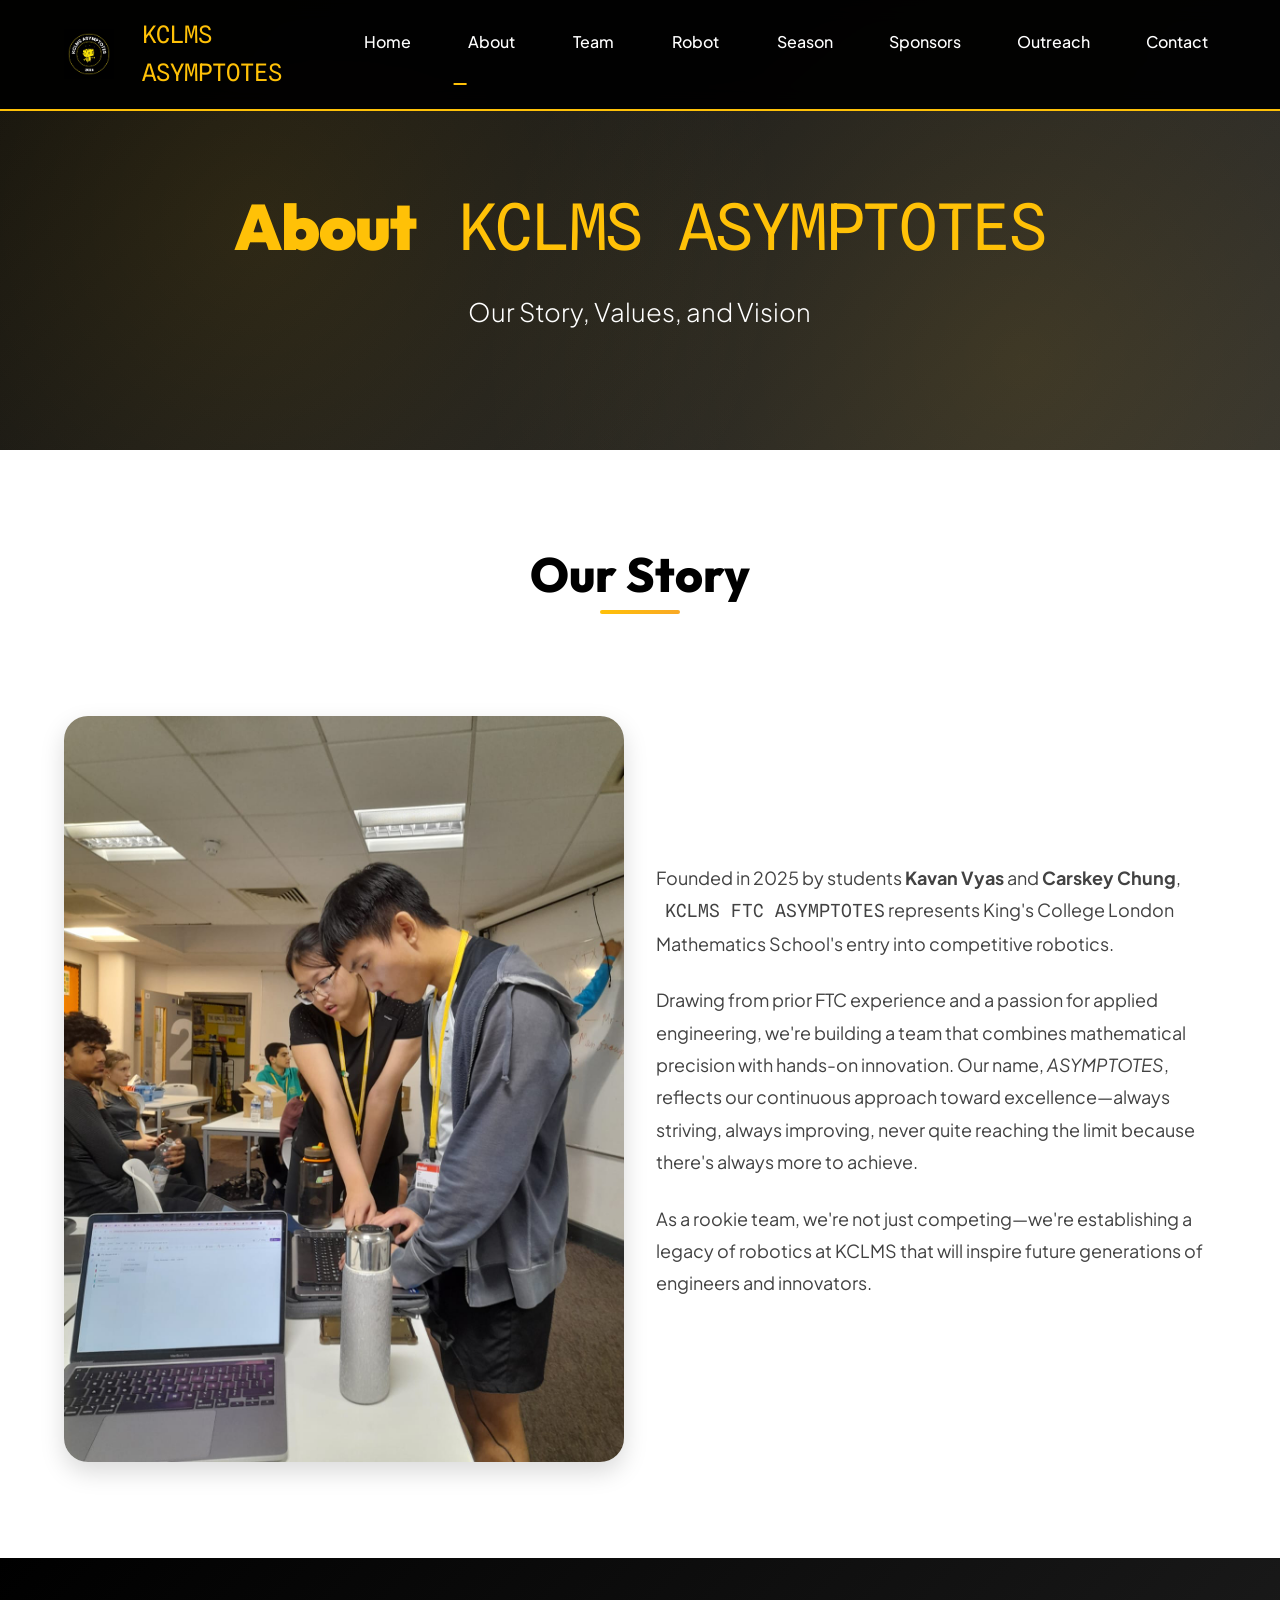
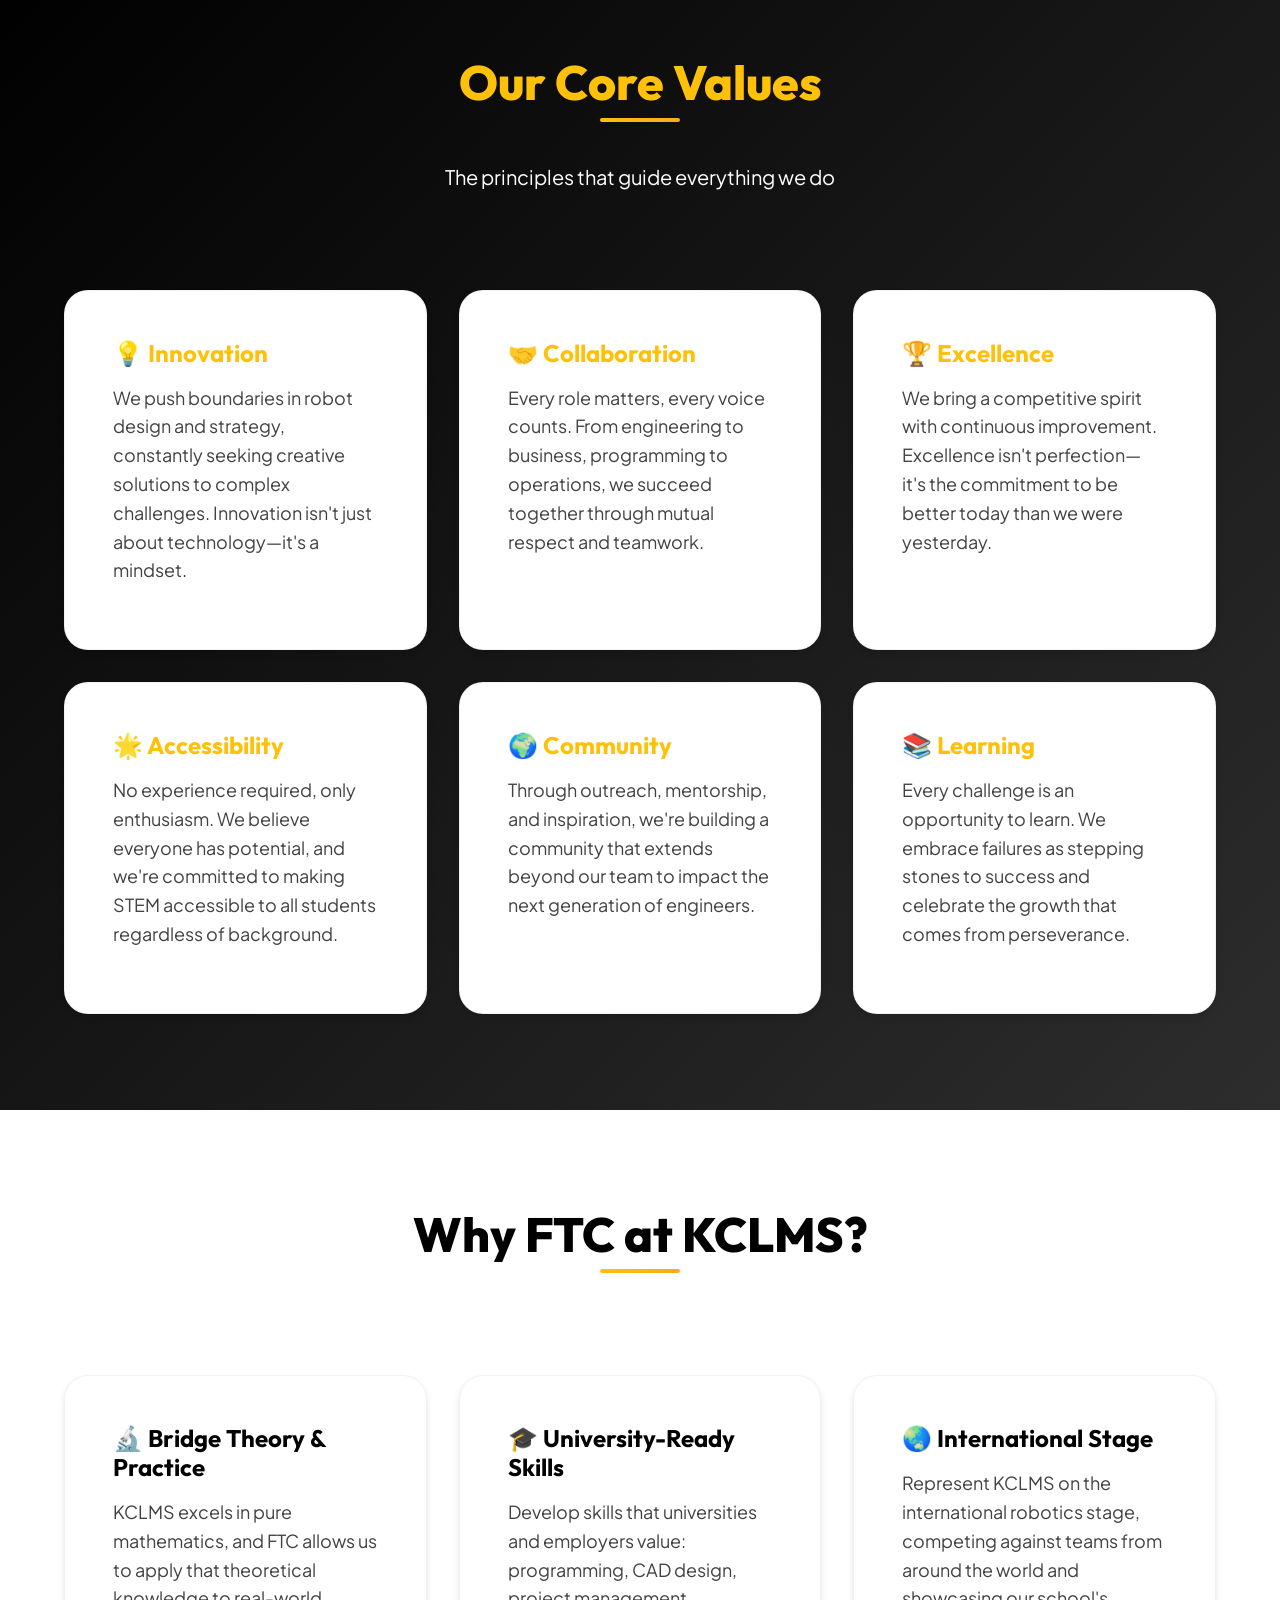
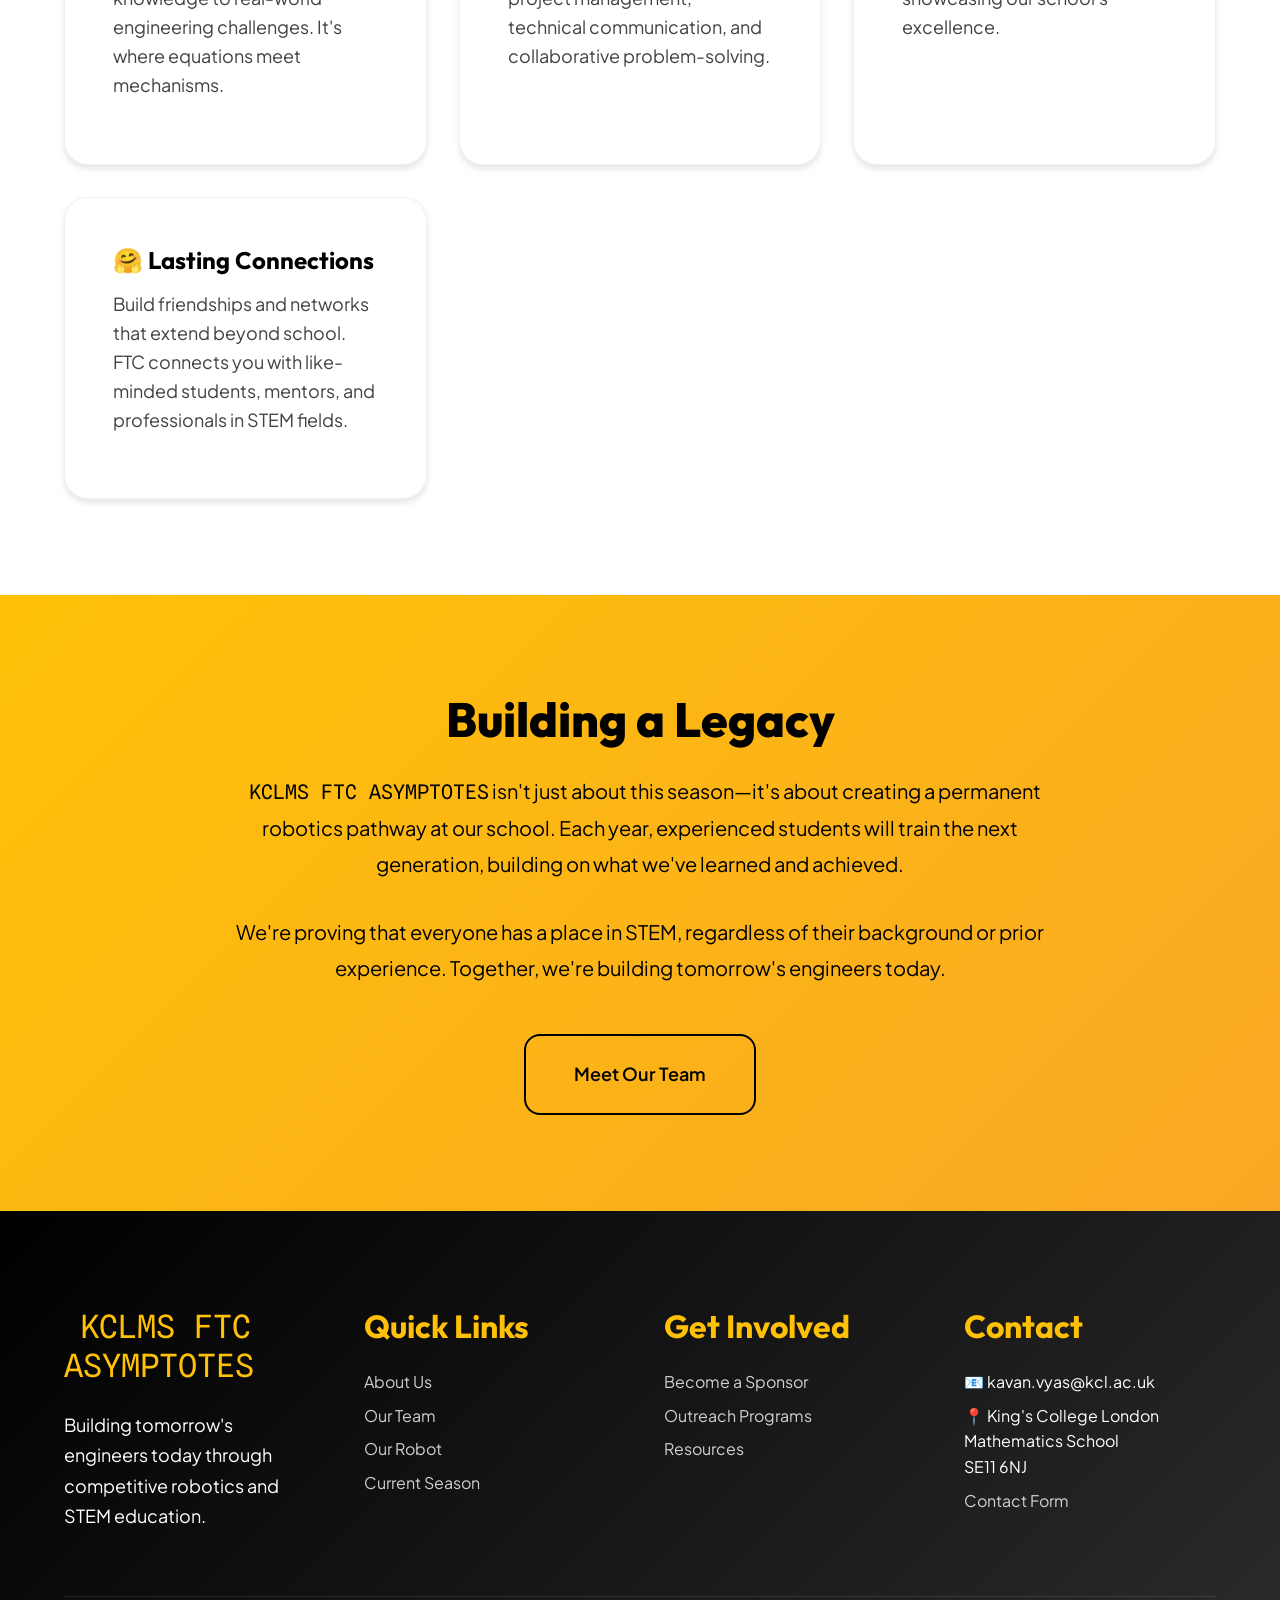
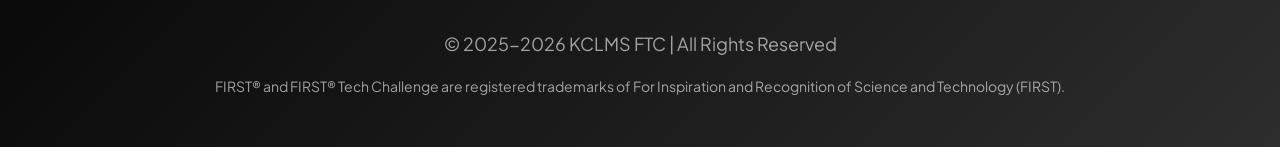
<file: web/about.html>
<!DOCTYPE html>
<html lang="en">

<head>
    <meta charset="UTF-8">
    <meta name="viewport" content="width=device-width, initial-scale=1.0">
    
    <!-- Enhanced Meta Description -->
    <meta name="description"
        content="Learn about KCLMS FTC ASYMPTOTES - our story, values, and mission in competitive robotics. Founded in 2025 at King's College London Mathematics School.">
    <meta name="keywords" content="KCLMS FTC story, robotics team values, ASYMPTOTES mission, London robotics team, FTC UK team history">
    
    <!-- Canonical URL -->
    <link rel="canonical" href="https://kclms-ftc.github.io/ftc_web/about.html">
    
    <!-- Open Graph / Facebook -->
    <meta property="og:type" content="website">
    <meta property="og:url" content="https://kclms-ftc.github.io/ftc_web/about.html">
    <meta property="og:title" content="About Us - KCLMS FTC ASYMPTOTES">
    <meta property="og:description" content="Learn about our story, values, and mission in competitive robotics. Founded in 2025 at King's College London Mathematics School.">
    <meta property="og:image" content="https://kclms-ftc.github.io/ftc_web/kclms asymptotes.jpeg">
    
    <!-- Twitter Card -->
    <meta name="twitter:card" content="summary_large_image">
    <meta name="twitter:title" content="About Us - KCLMS FTC ASYMPTOTES">
    <meta name="twitter:description" content="Learn about our story, values, and mission in competitive robotics.">
    <meta name="twitter:image" content="https://kclms-ftc.github.io/ftc_web/kclms asymptotes.jpeg">
    
    <!-- Additional SEO -->
    <meta name="robots" content="index, follow">
    <meta name="language" content="English">
    
    <title>About Us - KCLMS FTC ASYMPTOTES</title>
    <link rel="icon" type="image/jpeg" href="kclms asymptotes.jpeg">
    <link rel="stylesheet" href="styles.css">
</head>

<body>
    <!-- Navigation -->
    <nav class="navbar">
        <div class="container">
            <a href="index.html" class="navbar-brand">
                <img src="kclms asymptotes.jpeg" alt="KCLMS ASYMPTOTES Logo">
                <span class="font-brand">KCLMS ASYMPTOTES</span>
            </a>
            <div class="mobile-menu-toggle">
                <span></span>
                <span></span>
                <span></span>
            </div>
            <ul class="navbar-menu">
                <li><a href="index.html">Home</a></li>
                <li><a href="about.html">About</a></li>
                <li><a href="team.html">Team</a></li>
                <li><a href="robot.html">Robot</a></li>
                <li><a href="season.html">Season</a></li>
                <li><a href="sponsors.html">Sponsors</a></li>
                <li><a href="outreach.html">Outreach</a></li>
                <li><a href="contact.html">Contact</a></li>
            </ul>
        </div>
    </nav>

    <!-- Page Header -->
    <section class="hero" style="min-height: 50vh; padding-top: 120px;">
        <div class="hero-content">
            <h1>About <span class="font-brand">KCLMS ASYMPTOTES</span></h1>
            <p class="hero-subtitle">Our Story, Values, and Vision</p>
        </div>
    </section>

    <!-- Our Story -->
    <section class="section">
        <div class="container">
            <div class="section-header">
                <h2 class="section-title">Our Story</h2>
            </div>
            <div class="grid grid-2" style="align-items: center;">
                <div class="reveal">
                    <img src="images/inspiration.jpeg" alt="Team Inspiration"
                        style="border-radius: var(--radius-xl); box-shadow: var(--shadow-lg);">
                </div>
                <div class="reveal">
                    <p style="font-size: 1.125rem; line-height: 1.8; margin-bottom: var(--spacing-md);">
                        Founded in 2025 by students <strong>Kavan Vyas</strong> and <strong>Carskey Chung</strong>,
                        <strong><span class="font-brand">KCLMS FTC ASYMPTOTES</span></strong> represents King's College London Mathematics School's
                        entry into competitive robotics.
                    </p>
                    <p style="font-size: 1.125rem; line-height: 1.8; margin-bottom: var(--spacing-md);">
                        Drawing from prior FTC experience and a passion for applied engineering, we're building
                        a team that combines mathematical precision with hands-on innovation. Our name,
                        <em>ASYMPTOTES</em>, reflects our continuous approach toward excellence—always striving,
                        always improving, never quite reaching the limit because there's always more to achieve.
                    </p>
                    <p style="font-size: 1.125rem; line-height: 1.8;">
                        As a rookie team, we're not just competing—we're establishing a legacy of robotics
                        at KCLMS that will inspire future generations of engineers and innovators.
                    </p>
                </div>
            </div>
        </div>
    </section>

    <!-- Our Values -->
    <section class="section bg-black">
        <div class="container">
            <div class="section-header">
                <h2 class="section-title" style="color: var(--color-yellow-primary);">Our Core Values</h2>
                <p class="section-subtitle" style="color: var(--color-white);">
                    The principles that guide everything we do
                </p>
            </div>
            <div class="grid grid-3">
                <div class="card reveal">
                    <h3 class="card-title" style="color: var(--color-yellow-primary);">💡 Innovation</h3>
                    <p class="card-text">
                        We push boundaries in robot design and strategy, constantly seeking creative solutions
                        to complex challenges. Innovation isn't just about technology—it's a mindset.
                    </p>
                </div>
                <div class="card reveal">
                    <h3 class="card-title" style="color: var(--color-yellow-primary);">🤝 Collaboration</h3>
                    <p class="card-text">
                        Every role matters, every voice counts. From engineering to business, programming to
                        operations, we succeed together through mutual respect and teamwork.
                    </p>
                </div>
                <div class="card reveal">
                    <h3 class="card-title" style="color: var(--color-yellow-primary);">🏆 Excellence</h3>
                    <p class="card-text">
                        We bring a competitive spirit with continuous improvement. Excellence isn't perfection—
                        it's the commitment to be better today than we were yesterday.
                    </p>
                </div>
                <div class="card reveal">
                    <h3 class="card-title" style="color: var(--color-yellow-primary);">🌟 Accessibility</h3>
                    <p class="card-text">
                        No experience required, only enthusiasm. We believe everyone has potential, and we're
                        committed to making STEM accessible to all students regardless of background.
                    </p>
                </div>
                <div class="card reveal">
                    <h3 class="card-title" style="color: var(--color-yellow-primary);">🌍 Community</h3>
                    <p class="card-text">
                        Through outreach, mentorship, and inspiration, we're building a community that extends
                        beyond our team to impact the next generation of engineers.
                    </p>
                </div>
                <div class="card reveal">
                    <h3 class="card-title" style="color: var(--color-yellow-primary);">📚 Learning</h3>
                    <p class="card-text">
                        Every challenge is an opportunity to learn. We embrace failures as stepping stones
                        to success and celebrate the growth that comes from perseverance.
                    </p>
                </div>
            </div>
        </div>
    </section>

    <!-- Why FTC at KCLMS -->
    <section class="section">
        <div class="container">
            <div class="section-header">
                <h2 class="section-title">Why FTC at KCLMS?</h2>
            </div>
            <div class="grid grid-2">
                <div class="card reveal">
                    <h3 class="card-title">🔬 Bridge Theory & Practice</h3>
                    <p class="card-text">
                        KCLMS excels in pure mathematics, and FTC allows us to apply that theoretical knowledge
                        to real-world engineering challenges. It's where equations meet mechanisms.
                    </p>
                </div>
                <div class="card reveal">
                    <h3 class="card-title">🎓 University-Ready Skills</h3>
                    <p class="card-text">
                        Develop skills that universities and employers value: programming, CAD design, project
                        management, technical communication, and collaborative problem-solving.
                    </p>
                </div>
                <div class="card reveal">
                    <h3 class="card-title">🌏 International Stage</h3>
                    <p class="card-text">
                        Represent KCLMS on the international robotics stage, competing against teams from
                        around the world and showcasing our school's excellence.
                    </p>
                </div>
                <div class="card reveal">
                    <h3 class="card-title">🤗 Lasting Connections</h3>
                    <p class="card-text">
                        Build friendships and networks that extend beyond school. FTC connects you with
                        like-minded students, mentors, and professionals in STEM fields.
                    </p>
                </div>
            </div>
        </div>
    </section>

    <!-- Team Impact -->
    <section class="section bg-yellow">
        <div class="container container-narrow" style="text-align: center;">
            <div class="reveal">
                <h2 style="margin-bottom: var(--spacing-md);">Building a Legacy</h2>
                <p style="font-size: 1.25rem; line-height: 1.8; margin-bottom: var(--spacing-lg);">
                    <span class="font-brand">KCLMS FTC ASYMPTOTES</span> isn't just about this season—it's about creating a permanent
                    robotics pathway at our school. Each year, experienced students will train the next
                    generation, building on what we've learned and achieved.
                </p>
                <p style="font-size: 1.25rem; line-height: 1.8; margin-bottom: var(--spacing-xl);">
                    We're proving that everyone has a place in STEM, regardless of their background or
                    prior experience. Together, we're building tomorrow's engineers today.
                </p>
                <a href="team.html" class="btn btn-outline">Meet Our Team</a>
            </div>
        </div>
    </section>

    <!-- Footer -->
    <footer class="footer">
        <div class="container">
            <div class="footer-content">
                <div class="footer-section">
                    <h3><span class="font-brand">KCLMS FTC ASYMPTOTES</span></h3>
                    <p>Building tomorrow's engineers today through competitive robotics and STEM education.</p>
                </div>
                <div class="footer-section">
                    <h3>Quick Links</h3>
                    <ul class="footer-links">
                        <li><a href="about.html">About Us</a></li>
                        <li><a href="team.html">Our Team</a></li>
                        <li><a href="robot.html">Our Robot</a></li>
                        <li><a href="season.html">Current Season</a></li>
                    </ul>
                </div>
                <div class="footer-section">
                    <h3>Get Involved</h3>
                    <ul class="footer-links">

                        <li><a href="sponsors.html">Become a Sponsor</a></li>
                        <li><a href="outreach.html">Outreach Programs</a></li>
                        <li><a href="resources.html">Resources</a></li>
                    </ul>
                </div>
                <div class="footer-section">
                    <h3>Contact</h3>
                    <ul class="footer-links">
                        <li>📧 kavan.vyas@kcl.ac.uk</li>
                        <li>📍 King's College London<br>Mathematics School<br>SE11 6NJ</li>
                        <li><a href="contact.html">Contact Form</a></li>
                    </ul>
                </div>
            </div>
            <div class="footer-bottom">
                <p>&copy; 2025-2026 KCLMS FTC | All Rights Reserved</p>
                <p style="margin-top: var(--spacing-xs); font-size: 0.875rem;">
                    FIRST® and FIRST® Tech Challenge are registered trademarks of For Inspiration and Recognition of
                    Science and Technology (FIRST).
                </p>
            </div>
        </div>
    </footer>

    <script src="script.js"></script>
</body>

</html>
</file>
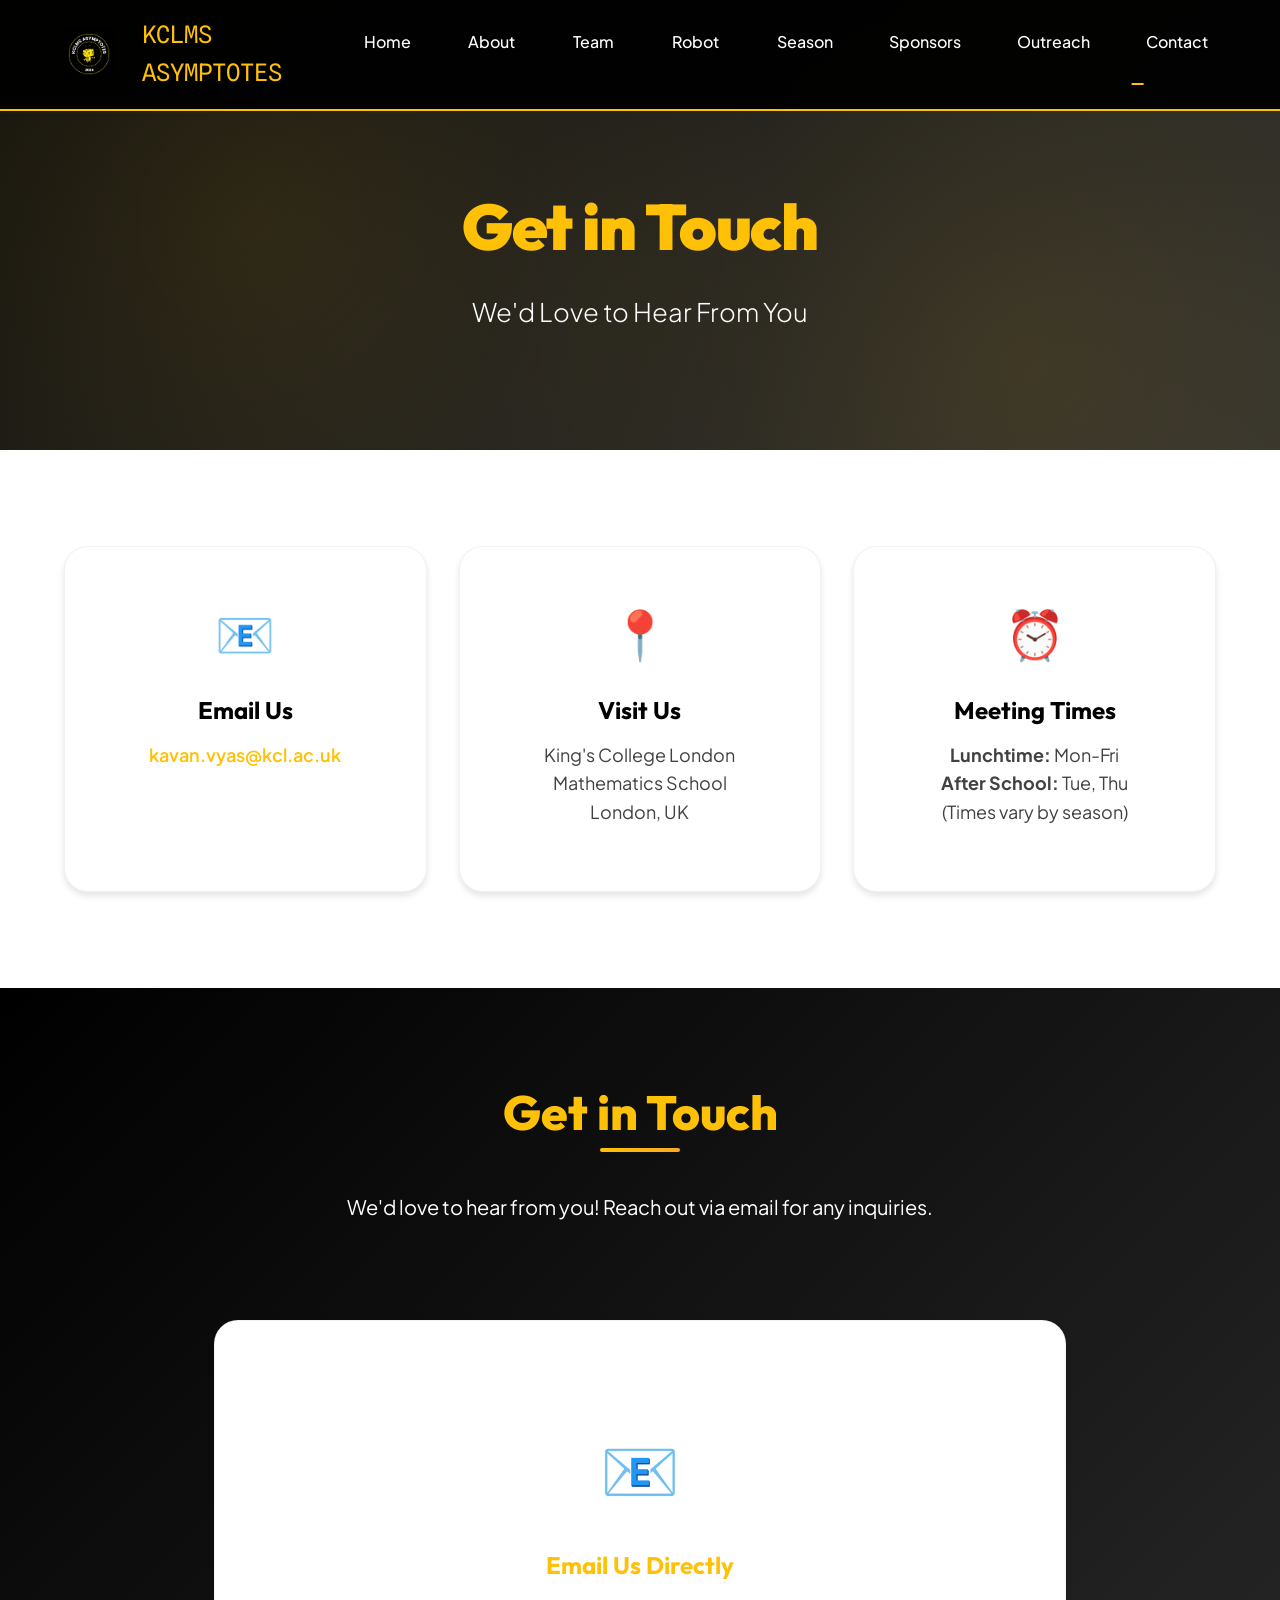
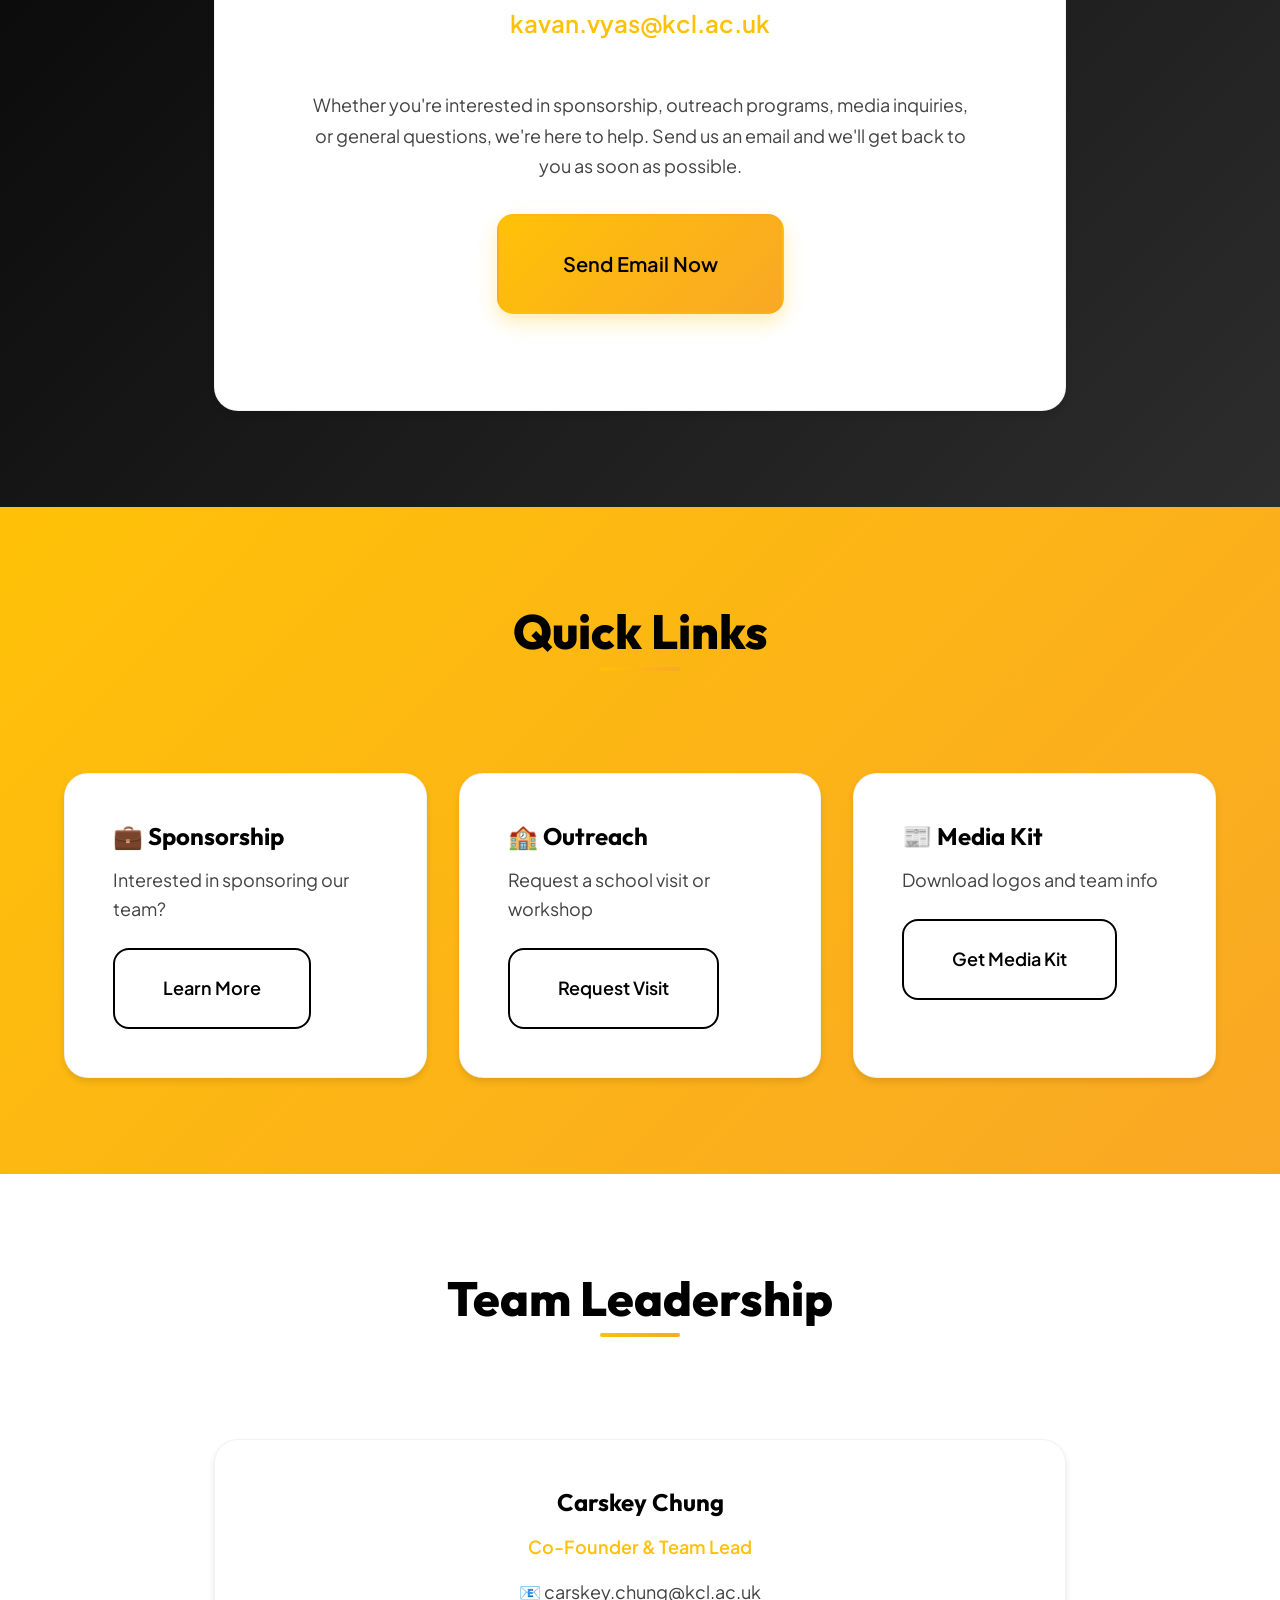
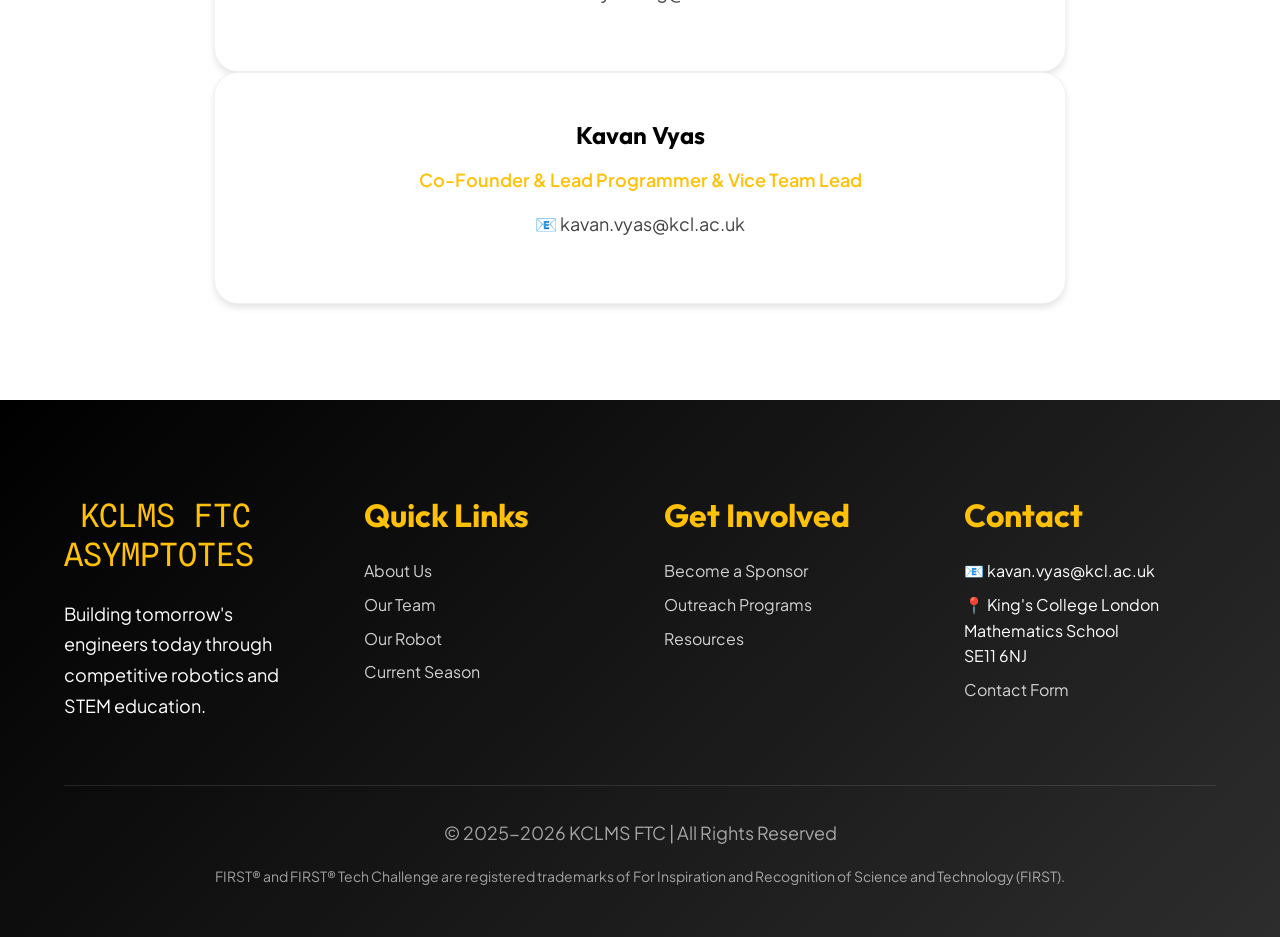
<file: web/contact.html>
<!DOCTYPE html>
<html lang="en">

<head>
    <meta charset="UTF-8">
    <meta name="viewport" content="width=device-width, initial-scale=1.0">
    <meta name="description"
        content="Contact KCLMS FTC ASYMPTOTES - get in touch for sponsorship, recruitment, outreach programs, or general inquiries. Email: kavan.vyas@kcl.ac.uk">
    <meta name="keywords" content="contact FTC team, robotics team email, KCLMS contact, sponsorship inquiry, robotics recruitment London">
    <link rel="canonical" href="https://kclms-ftc.github.io/ftc_web/contact.html">
    <meta property="og:type" content="website">
    <meta property="og:title" content="Contact Us - KCLMS FTC ASYMPTOTES">
    <meta property="og:description" content="Get in touch for sponsorship, recruitment, or general inquiries.">
    <meta property="og:image" content="https://kclms-ftc.github.io/ftc_web/kclms asymptotes.jpeg">
    <meta name="twitter:card" content="summary_large_image">
    <meta name="robots" content="index, follow">
    <title>Contact Us - KCLMS FTC ASYMPTOTES</title>
    <link rel="icon" type="image/jpeg" href="kclms asymptotes.jpeg">
    <link rel="stylesheet" href="styles.css">
</head>

<body>
    <!-- Navigation -->
    <nav class="navbar">
        <div class="container">
            <a href="index.html" class="navbar-brand">
                <img src="kclms asymptotes.jpeg" alt="KCLMS ASYMPTOTES Logo">
                <span class="font-brand">KCLMS ASYMPTOTES</span>
            </a>
            <div class="mobile-menu-toggle">
                <span></span>
                <span></span>
                <span></span>
            </div>
            <ul class="navbar-menu">
                <li><a href="index.html">Home</a></li>
                <li><a href="about.html">About</a></li>
                <li><a href="team.html">Team</a></li>
                <li><a href="robot.html">Robot</a></li>
                <li><a href="season.html">Season</a></li>
                <li><a href="sponsors.html">Sponsors</a></li>
                <li><a href="outreach.html">Outreach</a></li>
                <li><a href="contact.html">Contact</a></li>
            </ul>
        </div>
    </nav>

    <!-- Page Header -->
    <section class="hero" style="min-height: 50vh; padding-top: 120px;">
        <div class="hero-content">
            <h1>Get in Touch</h1>
            <p class="hero-subtitle">We'd Love to Hear From You</p>
        </div>
    </section>

    <!-- Contact Information -->
    <section class="section">
        <div class="container">
            <div class="grid grid-3">
                <div class="card reveal" style="text-align: center;">
                    <div style="font-size: 3rem; margin-bottom: var(--spacing-md);">📧</div>
                    <h3 class="card-title">Email Us</h3>
                    <p class="card-text">
                        <a href="mailto:kavan.vyas@kcl.ac.uk"
                            style="color: var(--color-yellow-primary); font-weight: var(--font-weight-semibold);">
                            kavan.vyas@kcl.ac.uk
                        </a>
                    </p>
                </div>
                <div class="card reveal" style="text-align: center;">
                    <div style="font-size: 3rem; margin-bottom: var(--spacing-md);">📍</div>
                    <h3 class="card-title">Visit Us</h3>
                    <p class="card-text">
                        King's College London<br>
                        Mathematics School<br>
                        London, UK
                    </p>
                </div>
                <div class="card reveal" style="text-align: center;">
                    <div style="font-size: 3rem; margin-bottom: var(--spacing-md);">⏰</div>
                    <h3 class="card-title">Meeting Times</h3>
                    <p class="card-text">
                        <strong>Lunchtime:</strong> Mon-Fri<br>
                        <strong>After School:</strong> Tue, Thu<br>
                        (Times vary by season)
                    </p>
                </div>
            </div>
        </div>
    </section>

    <!-- Get in Touch Section -->
    <section class="section bg-black">
        <div class="container container-narrow" style="text-align: center;">
            <div class="section-header">
                <h2 class="section-title" style="color: var(--color-yellow-primary);">Get in Touch</h2>
                <p class="section-subtitle" style="color: var(--color-white);">
                    We'd love to hear from you! Reach out via email for any inquiries.
                </p>
            </div>
            <div class="card reveal" style="padding: var(--spacing-3xl);">
                <div style="font-size: 4rem; margin-bottom: var(--spacing-lg);">📧</div>
                <h3 style="color: var(--color-yellow-primary); margin-bottom: var(--spacing-md); font-size: 1.5rem;">
                    Email Us Directly</h3>
                <a href="mailto:kavan.vyas@kcl.ac.uk"
                    style="color: var(--color-yellow-primary); font-size: 1.5rem; font-weight: var(--font-weight-semibold); text-decoration: none; display: block; margin-bottom: var(--spacing-xl);">
                    kavan.vyas@kcl.ac.uk
                </a>
                <p
                    style="color: var(--color-gray-medium); font-size: 1.125rem; line-height: 1.7; margin-bottom: var(--spacing-lg);">
                    Whether you're interested in sponsorship, outreach programs, media inquiries, or general questions,
                    we're here to help. Send us an email and we'll get back to you as soon as possible.
                </p>
                <a href="mailto:kavan.vyas@kcl.ac.uk" class="btn btn-primary"
                    style="font-size: 1.25rem; padding: var(--spacing-lg) var(--spacing-2xl);">
                    Send Email Now
                </a>
            </div>
        </div>
    </section>

    <!-- Quick Links -->
    <section class="section bg-yellow">
        <div class="container">
            <div class="section-header">
                <h2 class="section-title">Quick Links</h2>
            </div>
            <div class="grid grid-4">
                <div class="card reveal">
                    <h3 class="card-title">💼 Sponsorship</h3>
                    <p class="card-text" style="margin-bottom: var(--spacing-md);">
                        Interested in sponsoring our team?
                    </p>
                    <a href="sponsors.html" class="btn btn-outline">Learn More</a>
                </div>
                <div class="card reveal">
                    <h3 class="card-title">🏫 Outreach</h3>
                    <p class="card-text" style="margin-bottom: var(--spacing-md);">
                        Request a school visit or workshop
                    </p>
                    <a href="outreach.html" class="btn btn-outline">Request Visit</a>
                </div>
                <div class="card reveal">
                    <h3 class="card-title">📰 Media Kit</h3>
                    <p class="card-text" style="margin-bottom: var(--spacing-md);">
                        Download logos and team info
                    </p>
                    <a href="resources.html" class="btn btn-outline">Get Media Kit</a>
                </div>
            </div>
        </div>
    </section>

    <!-- Team Contacts -->
    <section class="section">
        <div class="container container-narrow">
            <div class="section-header">
                <h2 class="section-title">Team Leadership</h2>
            </div>
            <div class="card reveal" style="text-align: center;">
                <h3 class="card-title">Carskey Chung</h3>
                <p class="card-text"
                    style="color: var(--color-yellow-primary); font-weight: var(--font-weight-semibold); margin-bottom: var(--spacing-sm);">
                    Co-Founder & Team Lead
                </p>
                <p class="card-text">
                    📧 carskey.chung@kcl.ac.uk
                </p>
            </div>
            <div class="grid grid-2">
                <div class="card reveal" style="text-align: center;">
                    <h3 class="card-title">Kavan Vyas</h3>
                    <p class="card-text"
                        style="color: var(--color-yellow-primary); font-weight: var(--font-weight-semibold); margin-bottom: var(--spacing-sm);">
                        Co-Founder & Lead Programmer & Vice Team Lead
                    </p>
                    <p class="card-text">
                        📧 kavan.vyas@kcl.ac.uk
                    </p>
                </div>
            </div>
        </div>
    </section>

    <!-- Footer -->
    <footer class="footer">
        <div class="container">
            <div class="footer-content">
                <div class="footer-section">
                    <h3><span class="font-brand">KCLMS FTC ASYMPTOTES</span></h3>
                    <p>Building tomorrow's engineers today through competitive robotics and STEM education.</p>
                </div>
                <div class="footer-section">
                    <h3>Quick Links</h3>
                    <ul class="footer-links">
                        <li><a href="about.html">About Us</a></li>
                        <li><a href="team.html">Our Team</a></li>
                        <li><a href="robot.html">Our Robot</a></li>
                        <li><a href="season.html">Current Season</a></li>
                    </ul>
                </div>
                <div class="footer-section">
                    <h3>Get Involved</h3>
                    <ul class="footer-links">

                        <li><a href="sponsors.html">Become a Sponsor</a></li>
                        <li><a href="outreach.html">Outreach Programs</a></li>
                        <li><a href="resources.html">Resources</a></li>
                    </ul>
                </div>
                <div class="footer-section">
                    <h3>Contact</h3>
                    <ul class="footer-links">
                        <li>📧 kavan.vyas@kcl.ac.uk</li>
                        <li>📍 King's College London<br>Mathematics School<br>SE11 6NJ</li>
                        <li><a href="contact.html">Contact Form</a></li>
                    </ul>
                </div>
            </div>
            <div class="footer-bottom">
                <p>&copy; 2025-2026 KCLMS FTC | All Rights Reserved</p>
                <p style="margin-top: var(--spacing-xs); font-size: 0.875rem;">
                    FIRST® and FIRST® Tech Challenge are registered trademarks of For Inspiration and Recognition of
                    Science and Technology (FIRST).
                </p>
            </div>
        </div>
    </footer>

    <script src="script.js"></script>
</body>

</html>
</file>
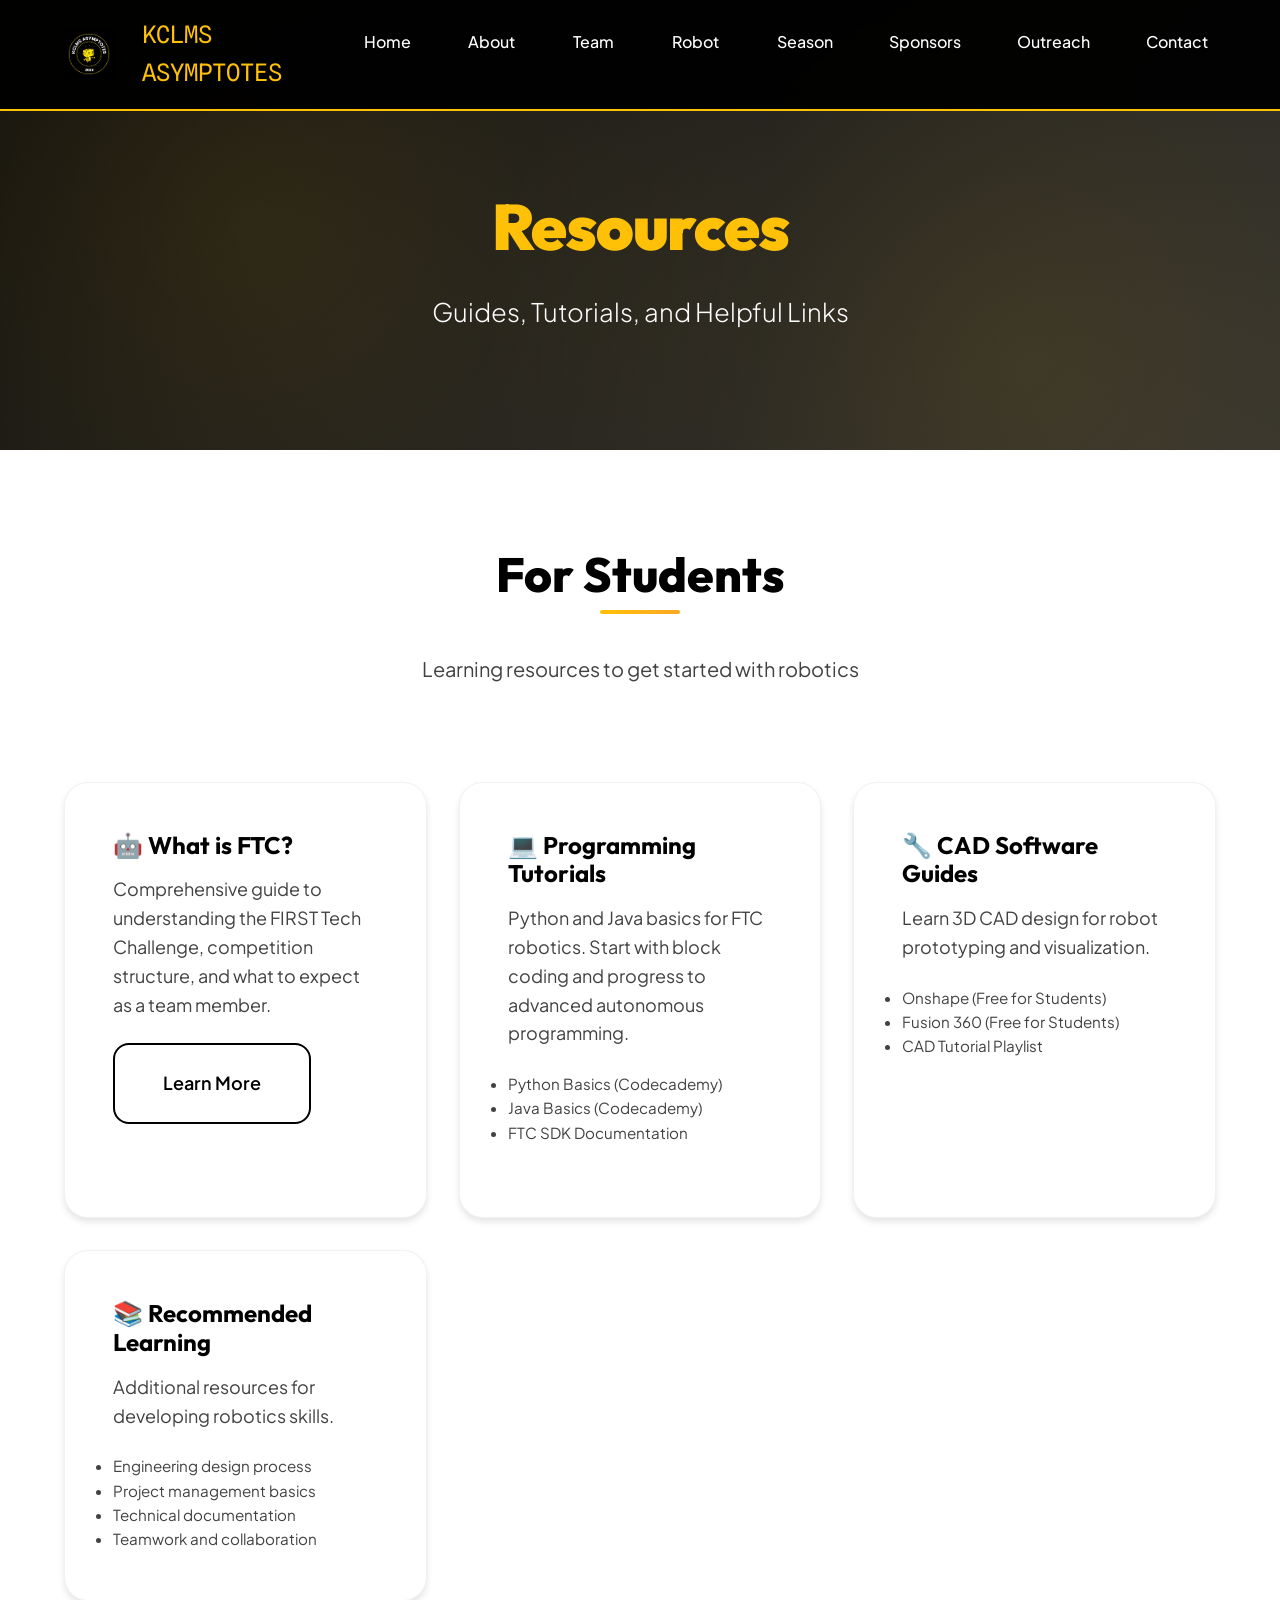
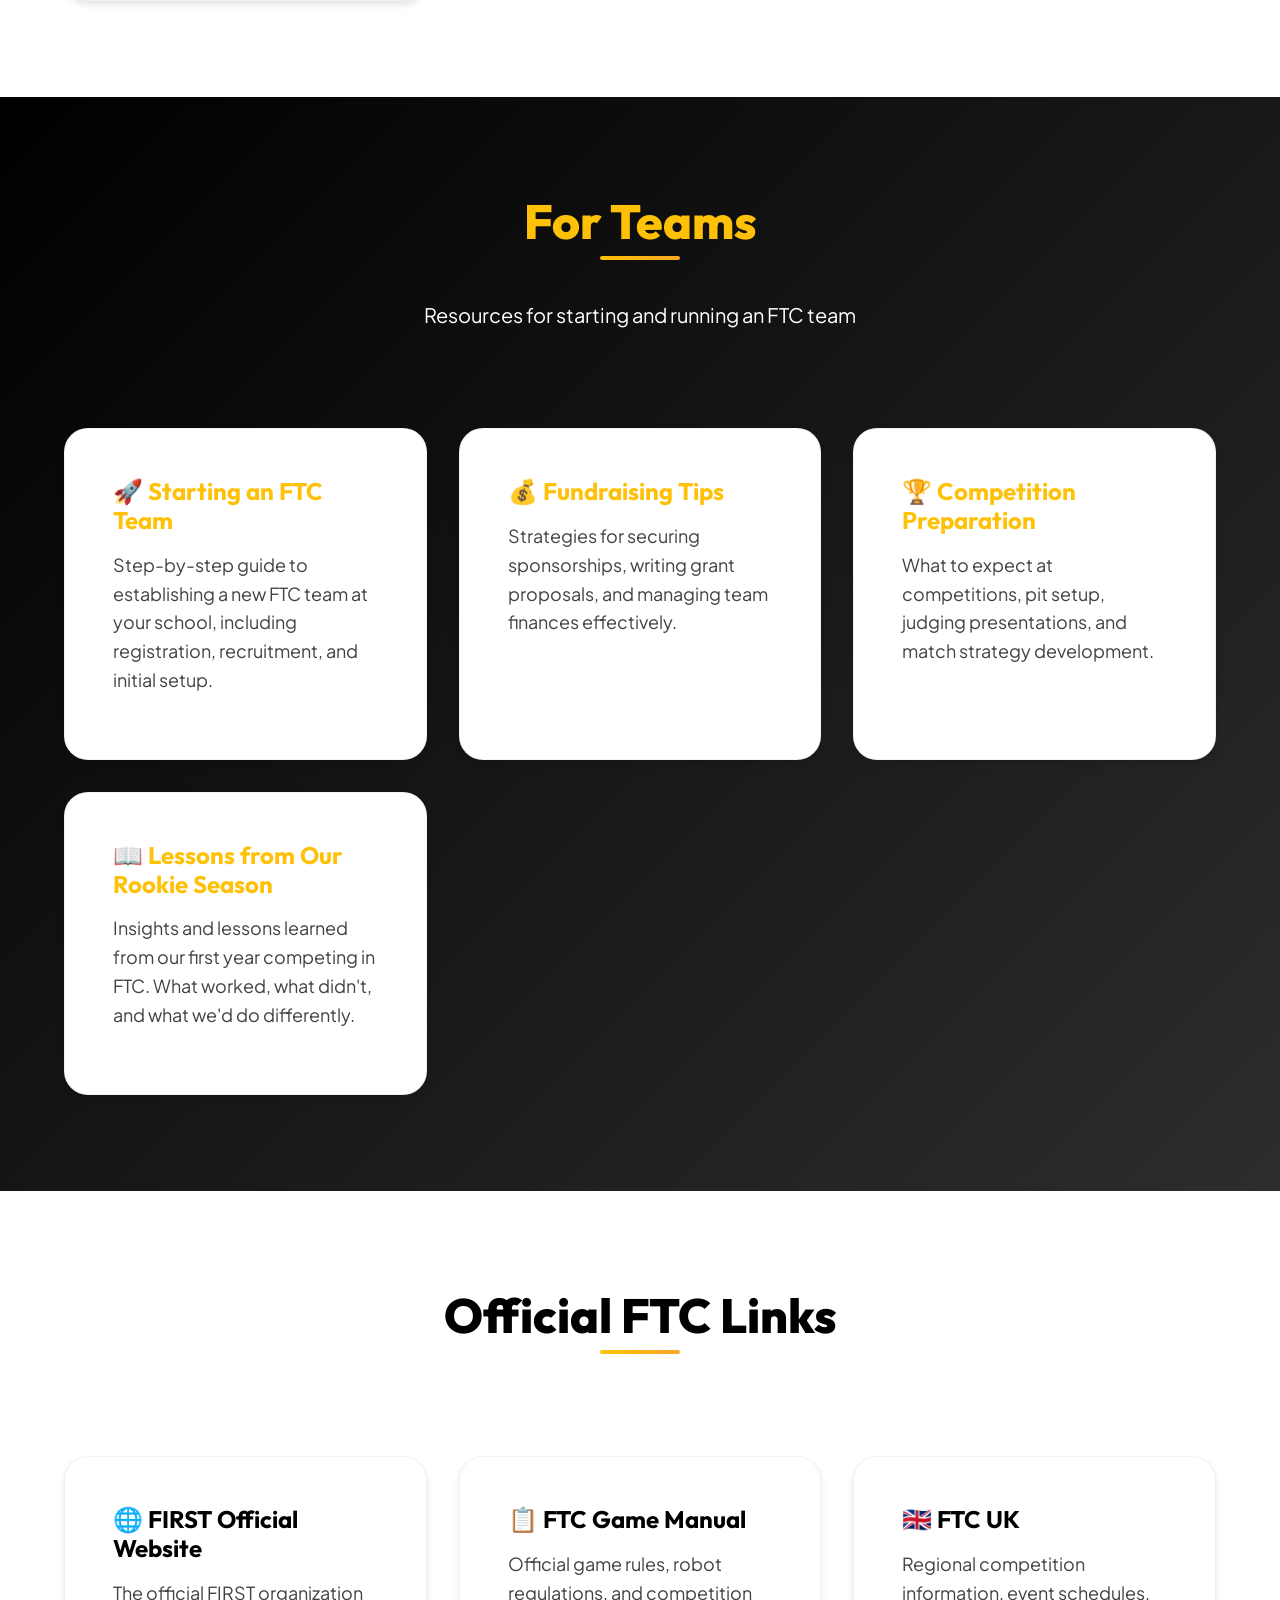
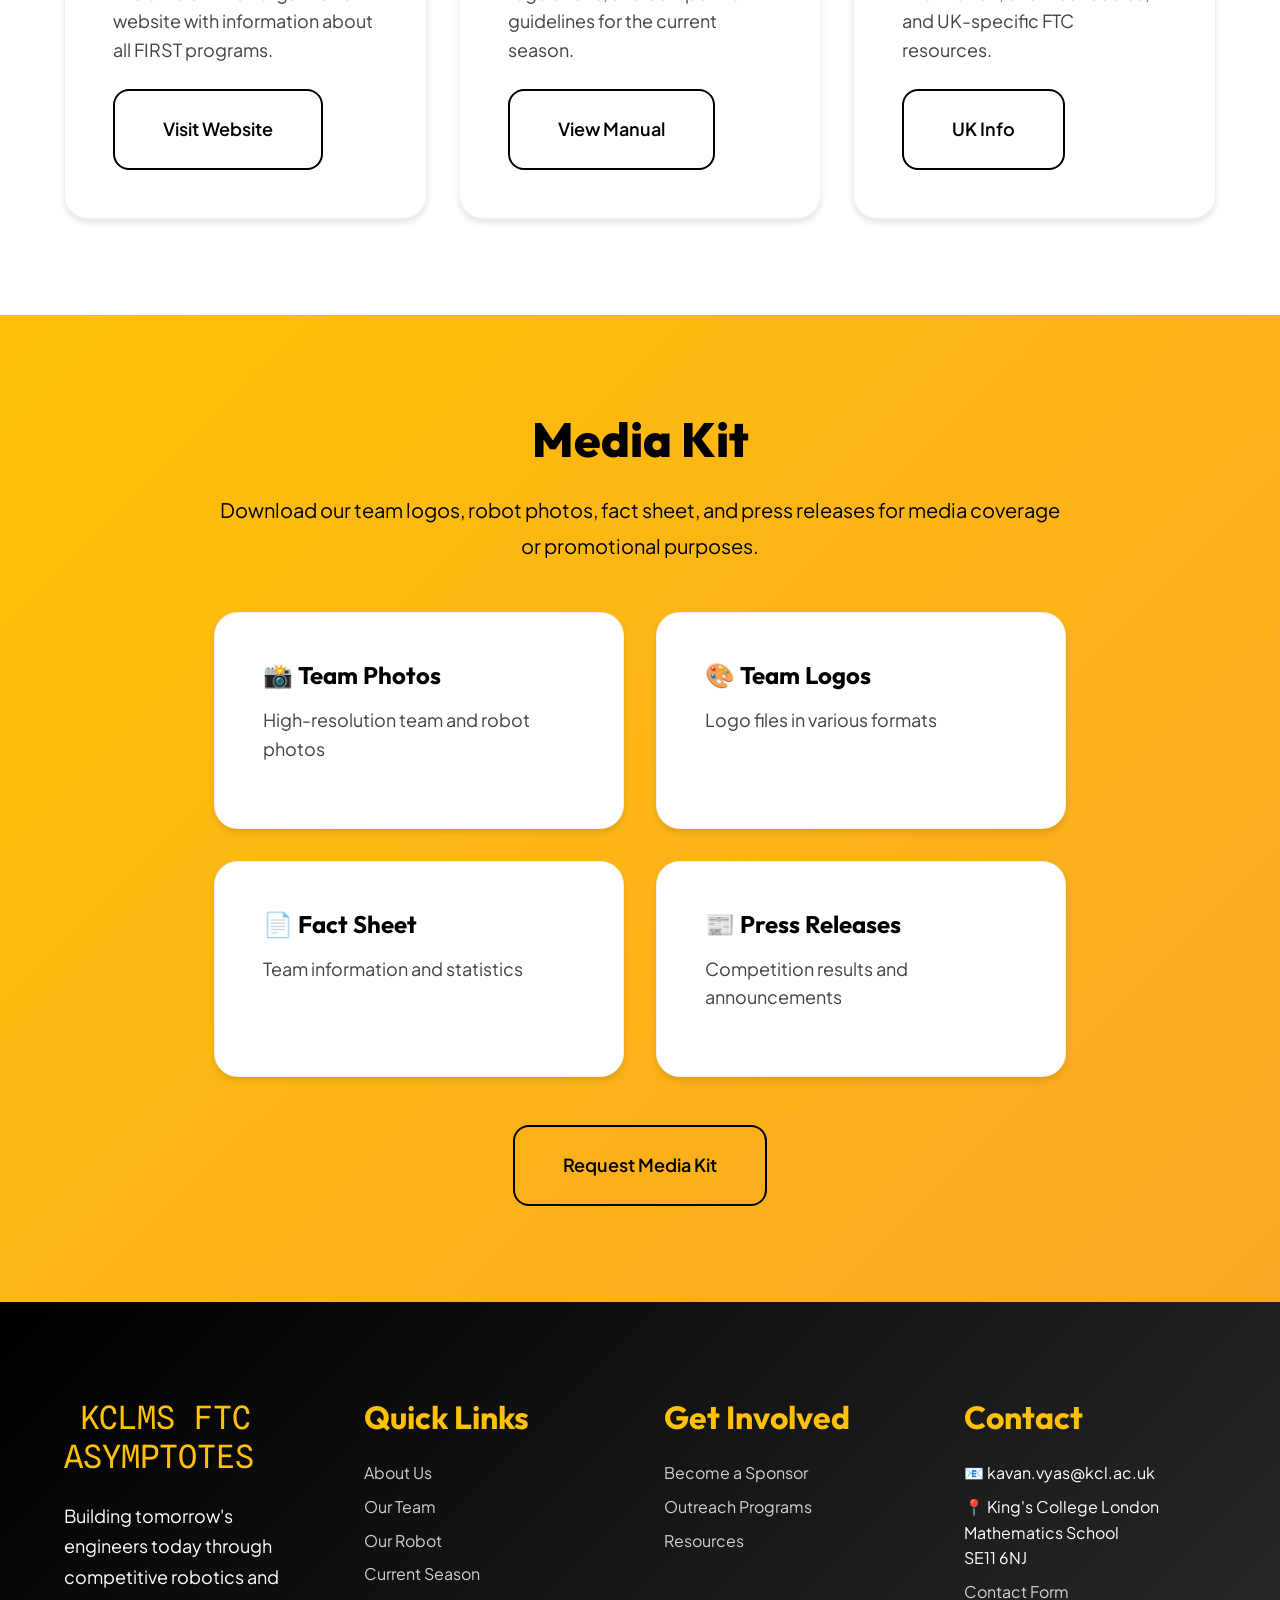
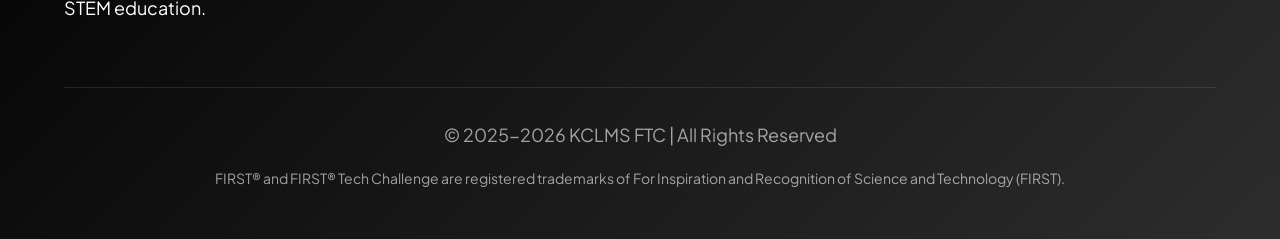
<file: web/resources.html>
<!DOCTYPE html>
<html lang="en">

<head>
    <meta charset="UTF-8">
    <meta name="viewport" content="width=device-width, initial-scale=1.0">
    <meta name="description"
        content="KCLMS FTC ASYMPTOTES resources - guides, tutorials, and helpful links for students and teams. Learn FTC programming, CAD design, and robotics fundamentals.">
    <meta name="keywords" content="FTC resources, robotics tutorials, FTC programming guide, CAD software learning, STEM education resources, robotics for students">
    <link rel="canonical" href="https://kclms-ftc.github.io/ftc_web/resources.html">
    <meta property="og:type" content="website">
    <meta property="og:title" content="Resources - KCLMS FTC ASYMPTOTES">
    <meta property="og:description" content="Guides, tutorials, and helpful links for students and teams.">
    <meta property="og:image" content="https://kclms-ftc.github.io/ftc_web/kclms asymptotes.jpeg">
    <meta name="twitter:card" content="summary_large_image">
    <meta name="robots" content="index, follow">
    <title>Resources - KCLMS FTC ASYMPTOTES</title>
    <link rel="icon" type="image/jpeg" href="kclms asymptotes.jpeg">
    <link rel="stylesheet" href="styles.css">
</head>

<body>
    <!-- Navigation -->
    <nav class="navbar">
        <div class="container">
            <a href="index.html" class="navbar-brand">
                <img src="kclms asymptotes.jpeg" alt="KCLMS ASYMPTOTES Logo">
                <span class="font-brand">KCLMS ASYMPTOTES</span>
            </a>
            <div class="mobile-menu-toggle">
                <span></span>
                <span></span>
                <span></span>
            </div>
            <ul class="navbar-menu">
                <li><a href="index.html">Home</a></li>
                <li><a href="about.html">About</a></li>
                <li><a href="team.html">Team</a></li>
                <li><a href="robot.html">Robot</a></li>
                <li><a href="season.html">Season</a></li>
                <li><a href="sponsors.html">Sponsors</a></li>
                <li><a href="outreach.html">Outreach</a></li>
                <li><a href="contact.html">Contact</a></li>
            </ul>
        </div>
    </nav>

    <!-- Page Header -->
    <section class="hero" style="min-height: 50vh; padding-top: 120px;">
        <div class="hero-content">
            <h1>Resources</h1>
            <p class="hero-subtitle">Guides, Tutorials, and Helpful Links</p>
        </div>
    </section>

    <!-- For Students -->
    <section class="section">
        <div class="container">
            <div class="section-header">
                <h2 class="section-title">For Students</h2>
                <p class="section-subtitle">Learning resources to get started with robotics</p>
            </div>
            <div class="grid grid-2">
                <div class="card reveal">
                    <h3 class="card-title">🤖 What is FTC?</h3>
                    <p class="card-text" style="margin-bottom: var(--spacing-md);">
                        Comprehensive guide to understanding the FIRST Tech Challenge, competition structure,
                        and what to expect as a team member.
                    </p>
                    <a href="https://www.firstinspires.org/robotics/ftc" target="_blank" class="btn btn-outline">Learn
                        More</a>
                </div>
                <div class="card reveal">
                    <h3 class="card-title">💻 Programming Tutorials</h3>
                    <p class="card-text" style="margin-bottom: var(--spacing-md);">
                        Python and Java basics for FTC robotics. Start with block coding and progress to
                        advanced autonomous programming.
                    </p>
                    <ul style="font-size: 0.95rem; margin-bottom: var(--spacing-md);">
                        <li><a href="https://www.codecademy.com/learn/learn-python-3" target="_blank">Python Basics
                                (Codecademy)</a></li>
                        <li><a href="https://www.codecademy.com/learn/learn-java" target="_blank">Java Basics
                                (Codecademy)</a></li>
                        <li><a href="https://github.com/FIRST-Tech-Challenge/FtcRobotController" target="_blank">FTC SDK
                                Documentation</a></li>
                    </ul>
                </div>
                <div class="card reveal">
                    <h3 class="card-title">🔧 CAD Software Guides</h3>
                    <p class="card-text" style="margin-bottom: var(--spacing-md);">
                        Learn 3D CAD design for robot prototyping and visualization.
                    </p>
                    <ul style="font-size: 0.95rem; margin-bottom: var(--spacing-md);">
                        <li><a href="https://www.onshape.com/en/education/" target="_blank">Onshape (Free for
                                Students)</a></li>
                        <li><a href="https://www.autodesk.com/education/edu-software" target="_blank">Fusion 360 (Free
                                for Students)</a></li>
                        <li><a href="https://www.youtube.com/playlist?list=PLxRZHBbZQoe7cPqCCwqCmxZYmWfBCwGqq"
                                target="_blank">CAD Tutorial Playlist</a></li>
                    </ul>
                </div>
                <div class="card reveal">
                    <h3 class="card-title">📚 Recommended Learning</h3>
                    <p class="card-text" style="margin-bottom: var(--spacing-md);">
                        Additional resources for developing robotics skills.
                    </p>
                    <ul style="font-size: 0.95rem;">
                        <li>Engineering design process</li>
                        <li>Project management basics</li>
                        <li>Technical documentation</li>
                        <li>Teamwork and collaboration</li>
                    </ul>
                </div>
            </div>
        </div>
    </section>

    <!-- For Teams -->
    <section class="section bg-black">
        <div class="container">
            <div class="section-header">
                <h2 class="section-title" style="color: var(--color-yellow-primary);">For Teams</h2>
                <p class="section-subtitle" style="color: var(--color-white);">
                    Resources for starting and running an FTC team
                </p>
            </div>
            <div class="grid grid-2">
                <div class="card reveal">
                    <h3 class="card-title" style="color: var(--color-yellow-primary);">🚀 Starting an FTC Team</h3>
                    <p class="card-text">
                        Step-by-step guide to establishing a new FTC team at your school, including registration,
                        recruitment, and initial setup.
                    </p>
                </div>
                <div class="card reveal">
                    <h3 class="card-title" style="color: var(--color-yellow-primary);">💰 Fundraising Tips</h3>
                    <p class="card-text">
                        Strategies for securing sponsorships, writing grant proposals, and managing team finances
                        effectively.
                    </p>
                </div>
                <div class="card reveal">
                    <h3 class="card-title" style="color: var(--color-yellow-primary);">🏆 Competition Preparation</h3>
                    <p class="card-text">
                        What to expect at competitions, pit setup, judging presentations, and match strategy
                        development.
                    </p>
                </div>
                <div class="card reveal">
                    <h3 class="card-title" style="color: var(--color-yellow-primary);">📖 Lessons from Our Rookie Season
                    </h3>
                    <p class="card-text">
                        Insights and lessons learned from our first year competing in FTC. What worked, what
                        didn't, and what we'd do differently.
                    </p>
                </div>
            </div>
        </div>
    </section>

    <!-- Official Links -->
    <section class="section">
        <div class="container">
            <div class="section-header">
                <h2 class="section-title">Official FTC Links</h2>
            </div>
            <div class="grid grid-3">
                <div class="card reveal">
                    <h3 class="card-title">🌐 FIRST Official Website</h3>
                    <p class="card-text" style="margin-bottom: var(--spacing-md);">
                        The official FIRST organization website with information about all FIRST programs.
                    </p>
                    <a href="https://www.firstinspires.org/" target="_blank" class="btn btn-outline">Visit Website</a>
                </div>
                <div class="card reveal">
                    <h3 class="card-title">📋 FTC Game Manual</h3>
                    <p class="card-text" style="margin-bottom: var(--spacing-md);">
                        Official game rules, robot regulations, and competition guidelines for the current season.
                    </p>
                    <a href="https://www.firstinspires.org/resource-library/ftc/game-and-season-info" target="_blank"
                        class="btn btn-outline">View Manual</a>
                </div>
                <div class="card reveal">
                    <h3 class="card-title">🇬🇧 FTC UK</h3>
                    <p class="card-text" style="margin-bottom: var(--spacing-md);">
                        Regional competition information, event schedules, and UK-specific FTC resources.
                    </p>
                    <a href="https://www.firstinspires.org/robotics/ftc" target="_blank" class="btn btn-outline">UK
                        Info</a>
                </div>
            </div>
        </div>
    </section>

    <!-- Media Kit -->
    <section class="section bg-yellow">
        <div class="container container-narrow" style="text-align: center;">
            <div class="reveal">
                <h2 style="margin-bottom: var(--spacing-md);">Media Kit</h2>
                <p style="font-size: 1.25rem; line-height: 1.8; margin-bottom: var(--spacing-xl);">
                    Download our team logos, robot photos, fact sheet, and press releases for media coverage
                    or promotional purposes.
                </p>
                <div class="grid grid-2" style="text-align: left;">
                    <div class="card">
                        <h3 class="card-title">📸 Team Photos</h3>
                        <p class="card-text">High-resolution team and robot photos</p>
                    </div>
                    <div class="card">
                        <h3 class="card-title">🎨 Team Logos</h3>
                        <p class="card-text">Logo files in various formats</p>
                    </div>
                    <div class="card">
                        <h3 class="card-title">📄 Fact Sheet</h3>
                        <p class="card-text">Team information and statistics</p>
                    </div>
                    <div class="card">
                        <h3 class="card-title">📰 Press Releases</h3>
                        <p class="card-text">Competition results and announcements</p>
                    </div>
                </div>
                <a href="contact.html" class="btn btn-outline" style="margin-top: var(--spacing-xl);">Request Media
                    Kit</a>
            </div>
        </div>
    </section>

    <!-- Footer -->
    <footer class="footer">
        <div class="container">
            <div class="footer-content">
                <div class="footer-section">
                    <h3><span class="font-brand">KCLMS FTC ASYMPTOTES</span></h3>
                    <p>Building tomorrow's engineers today through competitive robotics and STEM education.</p>
                </div>
                <div class="footer-section">
                    <h3>Quick Links</h3>
                    <ul class="footer-links">
                        <li><a href="about.html">About Us</a></li>
                        <li><a href="team.html">Our Team</a></li>
                        <li><a href="robot.html">Our Robot</a></li>
                        <li><a href="season.html">Current Season</a></li>
                    </ul>
                </div>
                <div class="footer-section">
                    <h3>Get Involved</h3>
                    <ul class="footer-links">

                        <li><a href="sponsors.html">Become a Sponsor</a></li>
                        <li><a href="outreach.html">Outreach Programs</a></li>
                        <li><a href="resources.html">Resources</a></li>
                    </ul>
                </div>
                <div class="footer-section">
                    <h3>Contact</h3>
                    <ul class="footer-links">
                        <li>📧 kavan.vyas@kcl.ac.uk</li>
                        <li>📍 King's College London<br>Mathematics School<br>SE11 6NJ</li>
                        <li><a href="contact.html">Contact Form</a></li>
                    </ul>
                </div>
            </div>
            <div class="footer-bottom">
                <p>&copy; 2025-2026 KCLMS FTC | All Rights Reserved</p>
                <p style="margin-top: var(--spacing-xs); font-size: 0.875rem;">
                    FIRST® and FIRST® Tech Challenge are registered trademarks of For Inspiration and Recognition of
                    Science and Technology (FIRST).
                </p>
            </div>
        </div>
    </footer>

    <script src="script.js"></script>
</body>

</html>
</file>
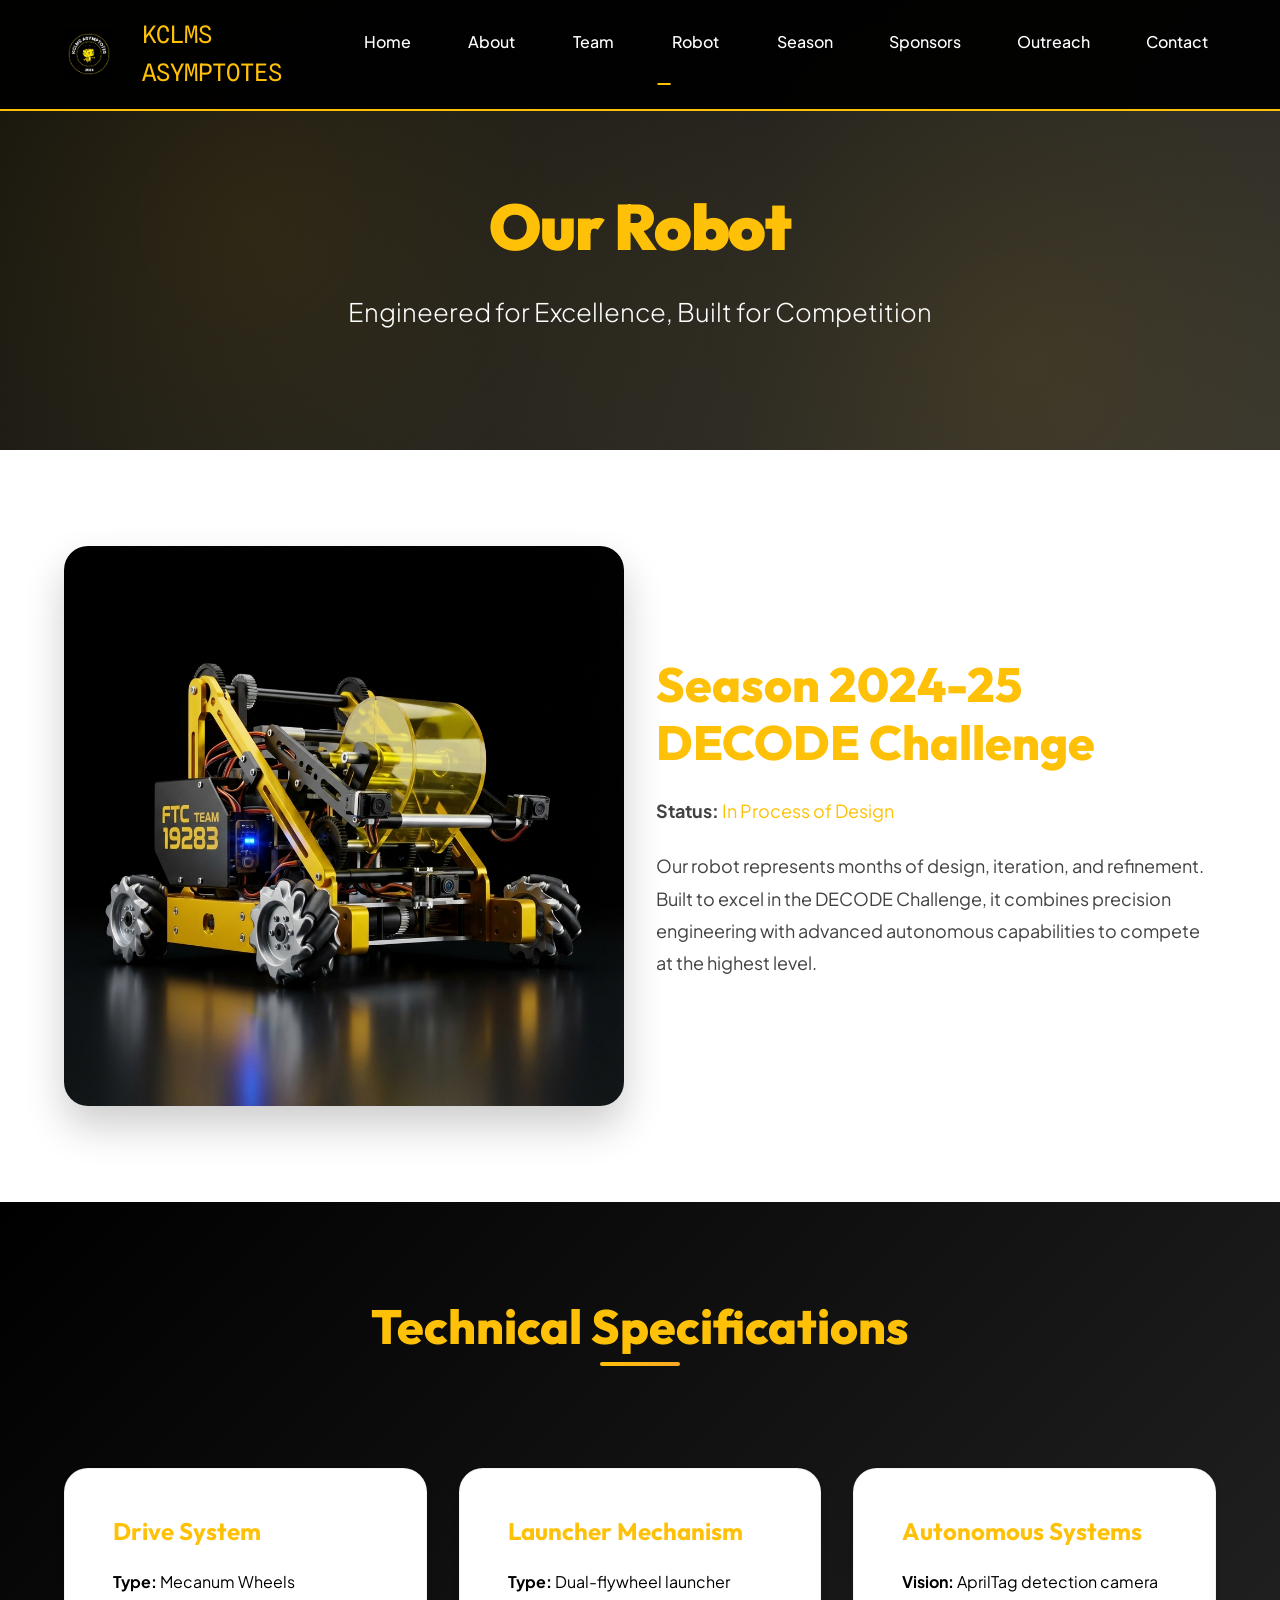
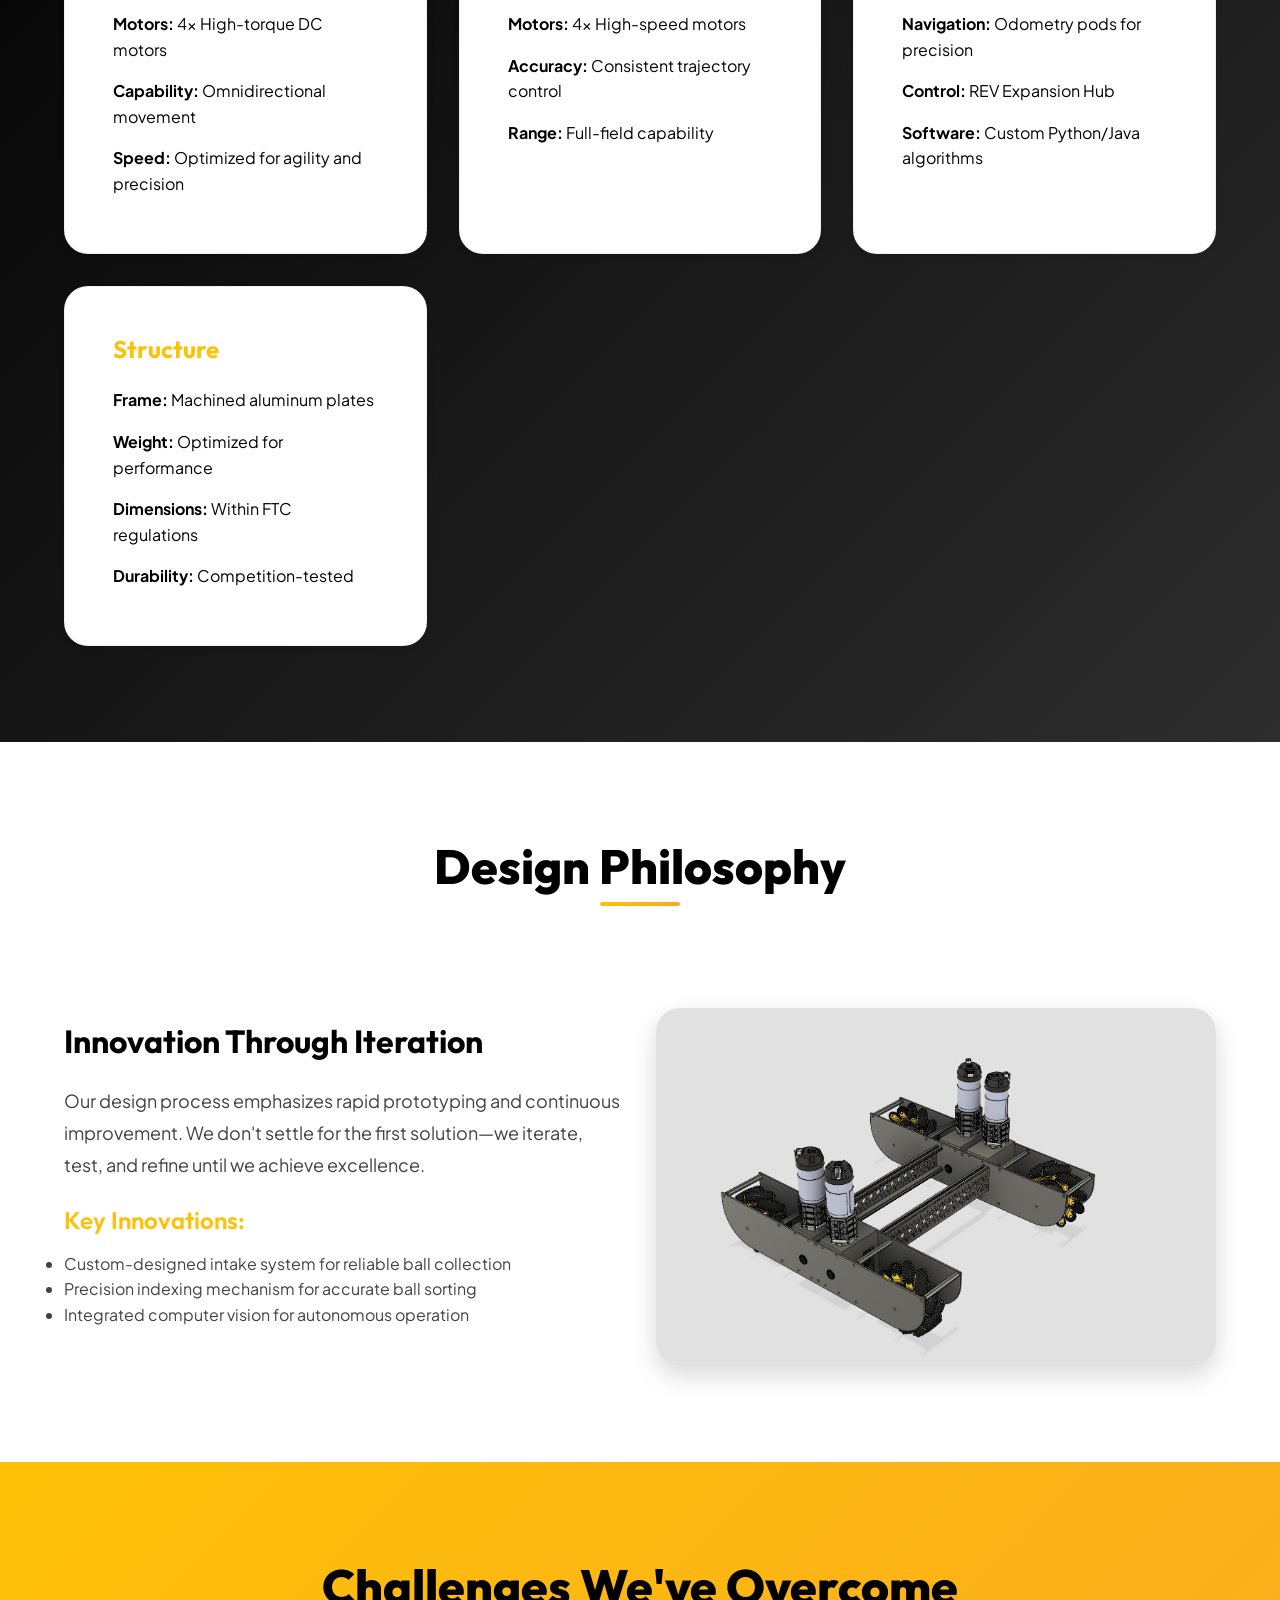
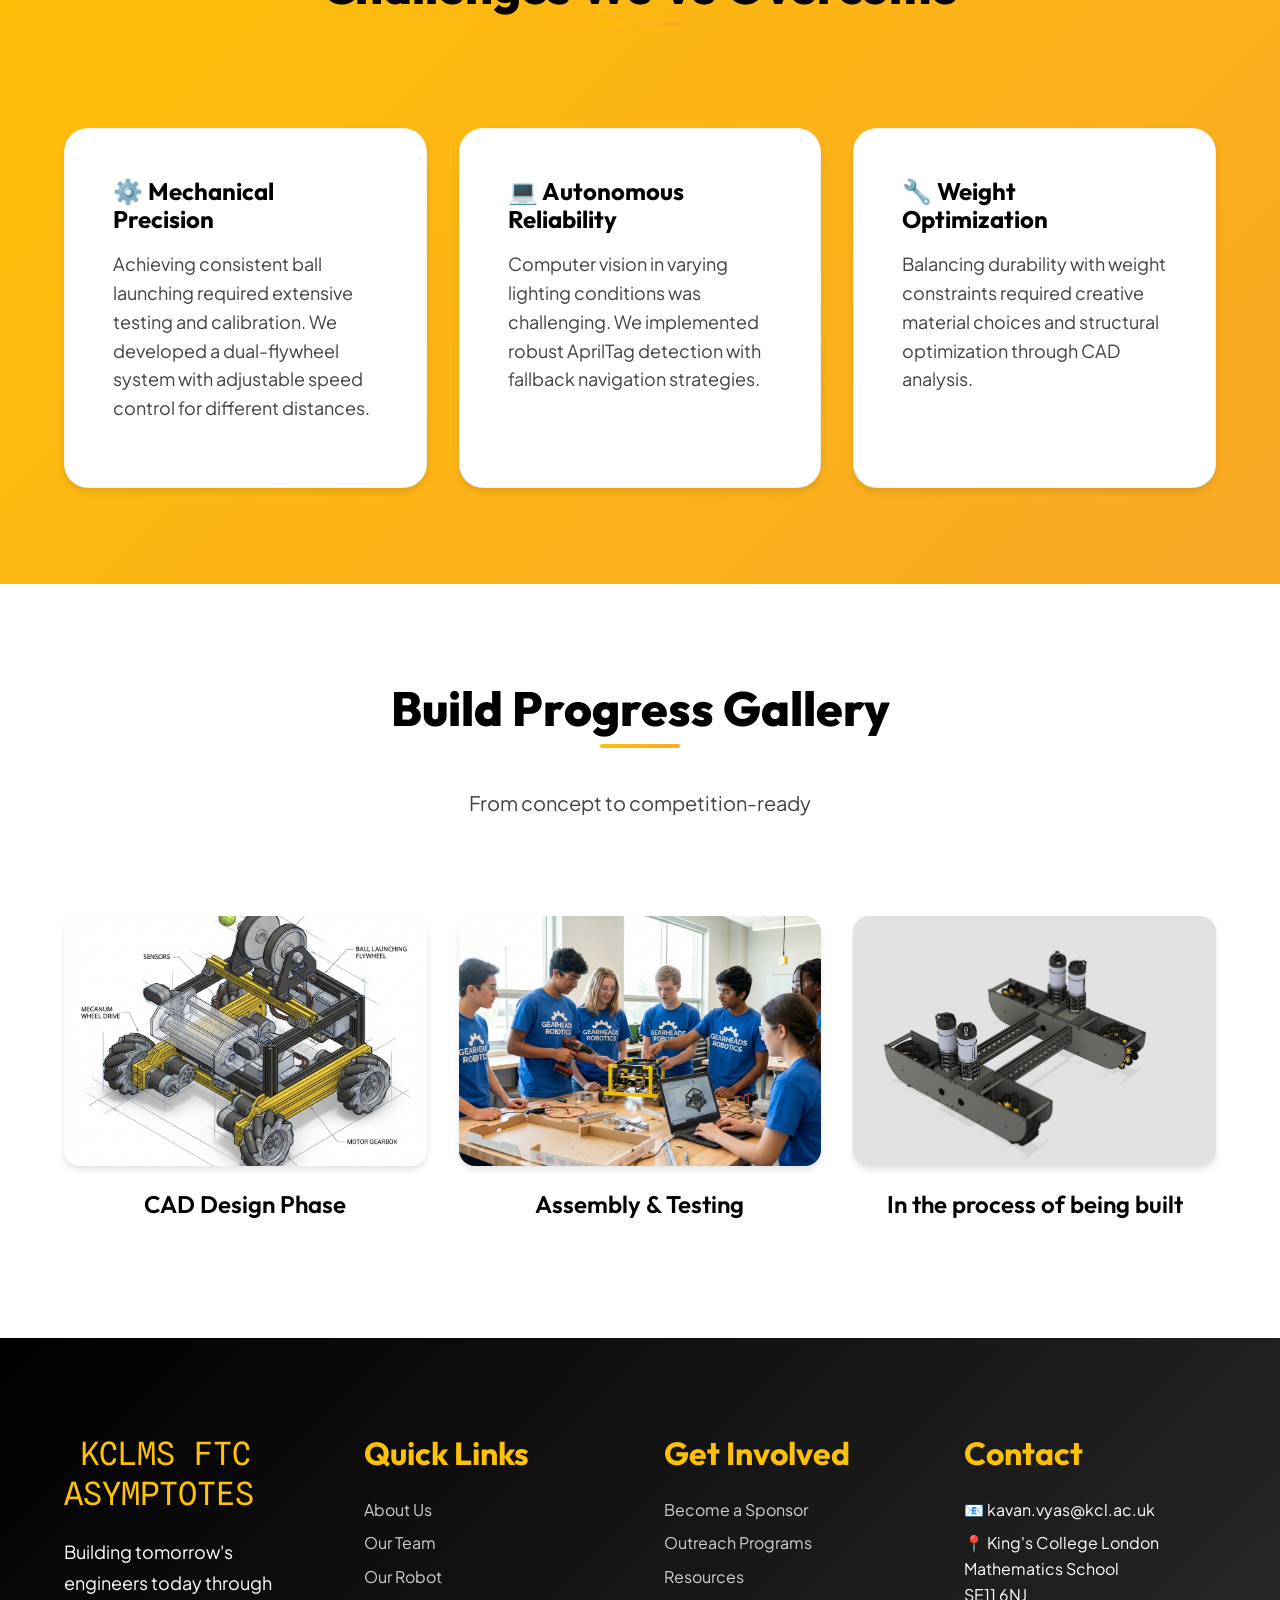
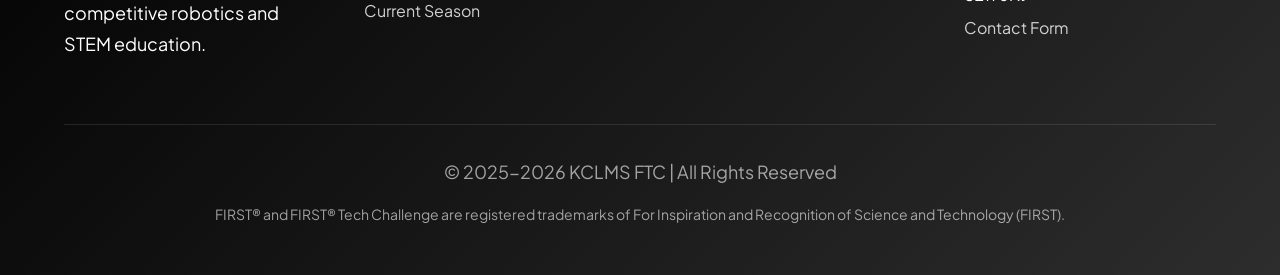
<file: web/robot.html>
<!DOCTYPE html>
<html lang="en">

<head>
    <meta charset="UTF-8">
    <meta name="viewport" content="width=device-width, initial-scale=1.0">
    <meta name="description"
        content="Explore our FTC competition robot - technical specifications, mecanum drive system, dual-flywheel launcher, autonomous capabilities, and build progress for DECODE Challenge 2024-25.">
    <meta name="keywords" content="FTC robot design, mecanum wheels, autonomous robot, competition robot specs, robotics CAD design, FTC DECODE challenge">
    <link rel="canonical" href="https://kclms-ftc.github.io/ftc_web/robot.html">
    <meta property="og:type" content="website">
    <meta property="og:title" content="Our Robot - KCLMS FTC ASYMPTOTES">
    <meta property="og:description" content="Explore our FTC competition robot - technical specs and build progress.">
    <meta property="og:image" content="https://kclms-ftc.github.io/ftc_web/kclms asymptotes.jpeg">
    <meta name="twitter:card" content="summary_large_image">
    <meta name="robots" content="index, follow">
    <title>Our Robot - KCLMS FTC ASYMPTOTES</title>
    <link rel="icon" type="image/jpeg" href="kclms asymptotes.jpeg">
    <link rel="stylesheet" href="styles.css">
</head>

<body>
    <!-- Navigation -->
    <nav class="navbar">
        <div class="container">
            <a href="index.html" class="navbar-brand">
                <img src="kclms asymptotes.jpeg" alt="KCLMS ASYMPTOTES Logo">
                <span class="font-brand">KCLMS ASYMPTOTES</span>
            </a>
            <div class="mobile-menu-toggle">
                <span></span>
                <span></span>
                <span></span>
            </div>
            <ul class="navbar-menu">
                <li><a href="index.html">Home</a></li>
                <li><a href="about.html">About</a></li>
                <li><a href="team.html">Team</a></li>
                <li><a href="robot.html">Robot</a></li>
                <li><a href="season.html">Season</a></li>
                <li><a href="sponsors.html">Sponsors</a></li>
                <li><a href="outreach.html">Outreach</a></li>
                <li><a href="contact.html">Contact</a></li>
            </ul>
        </div>
    </nav>

    <!-- Page Header -->
    <section class="hero" style="min-height: 50vh; padding-top: 120px;">
        <div class="hero-content">
            <h1>Our Robot</h1>
            <p class="hero-subtitle">Engineered for Excellence, Built for Competition</p>
        </div>
    </section>

    <!-- Robot Profile -->
    <section class="section">
        <div class="container">
            <div class="grid grid-2" style="align-items: center;">
                <div class="reveal">
                    <img src="generated/robot_hero.png" alt="KCLMS FTC Robot"
                        style="border-radius: var(--radius-xl); box-shadow: var(--shadow-xl);">
                </div>
                <div class="reveal">
                    <h2 style="color: var(--color-yellow-primary); margin-bottom: var(--spacing-md);">Season 2024-25
                        DECODE Challenge</h2>
                    <p style="font-size: 1.125rem; margin-bottom: var(--spacing-md);">
                        <strong>Status:</strong> <span style="color: var(--color-yellow-primary);">In Process of
                            Design</span>
                    </p>
                    <p style="font-size: 1.125rem; line-height: 1.8;">
                        Our robot represents months of design, iteration, and refinement. Built to excel in
                        the DECODE Challenge, it combines precision engineering with advanced autonomous
                        capabilities to compete at the highest level.
                    </p>
                </div>
            </div>
        </div>
    </section>

    <!-- Technical Specifications -->
    <section class="section bg-black">
        <div class="container">
            <div class="section-header">
                <h2 class="section-title" style="color: var(--color-yellow-primary);">Technical Specifications</h2>
            </div>
            <div class="grid grid-2">
                <div class="card reveal">
                    <h3 class="card-title" style="color: var(--color-yellow-primary);">Drive System</h3>
                    <ul style="list-style: none; padding: 0; color: var(--color-black);">
                        <li style="padding: var(--spacing-xs) 0;"><strong>Type:</strong> Mecanum Wheels</li>
                        <li style="padding: var(--spacing-xs) 0;"><strong>Motors:</strong> 4× High-torque DC motors</li>
                        <li style="padding: var(--spacing-xs) 0;"><strong>Capability:</strong> Omnidirectional movement
                        </li>
                        <li style="padding: var(--spacing-xs) 0;"><strong>Speed:</strong> Optimized for agility and
                            precision</li>
                    </ul>
                </div>
                <div class="card reveal">
                    <h3 class="card-title" style="color: var(--color-yellow-primary);">Launcher Mechanism</h3>
                    <ul style="list-style: none; padding: 0; color: var(--color-black);">
                        <li style="padding: var(--spacing-xs) 0;"><strong>Type:</strong> Dual-flywheel launcher</li>
                        <li style="padding: var(--spacing-xs) 0;"><strong>Motors:</strong> 4× High-speed motors</li>
                        <li style="padding: var(--spacing-xs) 0;"><strong>Accuracy:</strong> Consistent trajectory
                            control</li>
                        <li style="padding: var(--spacing-xs) 0;"><strong>Range:</strong> Full-field capability</li>
                    </ul>
                </div>
                <div class="card reveal">
                    <h3 class="card-title" style="color: var(--color-yellow-primary);">Autonomous Systems</h3>
                    <ul style="list-style: none; padding: 0; color: var(--color-black);">
                        <li style="padding: var(--spacing-xs) 0;"><strong>Vision:</strong> AprilTag detection camera
                        </li>
                        <li style="padding: var(--spacing-xs) 0;"><strong>Navigation:</strong> Odometry pods for
                            precision</li>
                        <li style="padding: var(--spacing-xs) 0;"><strong>Control:</strong> REV Expansion Hub</li>
                        <li style="padding: var(--spacing-xs) 0;"><strong>Software:</strong> Custom Python/Java
                            algorithms</li>
                    </ul>
                </div>
                <div class="card reveal">
                    <h3 class="card-title" style="color: var(--color-yellow-primary);">Structure</h3>
                    <ul style="list-style: none; padding: 0; color: var(--color-black);">
                        <li style="padding: var(--spacing-xs) 0;"><strong>Frame:</strong> Machined aluminum plates</li>
                        <li style="padding: var(--spacing-xs) 0;"><strong>Weight:</strong> Optimized for performance
                        </li>
                        <li style="padding: var(--spacing-xs) 0;"><strong>Dimensions:</strong> Within FTC regulations
                        </li>
                        <li style="padding: var(--spacing-xs) 0;"><strong>Durability:</strong> Competition-tested</li>
                    </ul>
                </div>
            </div>
        </div>
    </section>

    <!-- Design Philosophy -->
    <section class="section">
        <div class="container">
            <div class="section-header">
                <h2 class="section-title">Design Philosophy</h2>
            </div>
            <div class="grid grid-2" style="align-items: center;">
                <div class="reveal">
                    <h3 style="margin-bottom: var(--spacing-md);">Innovation Through Iteration</h3>
                    <p style="font-size: 1.125rem; line-height: 1.8; margin-bottom: var(--spacing-md);">
                        Our design process emphasizes rapid prototyping and continuous improvement. We don't
                        settle for the first solution—we iterate, test, and refine until we achieve excellence.
                    </p>
                    <h4 style="color: var(--color-yellow-primary); margin-bottom: var(--spacing-sm);">Key Innovations:
                    </h4>
                    <ul style="margin-bottom: var(--spacing-md);">
                        <li>Custom-designed intake system for reliable ball collection</li>
                        <li>Precision indexing mechanism for accurate ball sorting</li>
                        <li>Integrated computer vision for autonomous operation</li>
                    </ul>
                </div>
                <div class="reveal">
                    <img src="generated/roboto.jpeg" alt="Robot CAD Design"
                        style="border-radius: var(--radius-xl); box-shadow: var(--shadow-lg);">
                </div>
            </div>
        </div>
    </section>

    <!-- Challenges Overcome -->
    <section class="section bg-yellow">
        <div class="container">
            <div class="section-header">
                <h2 class="section-title">Challenges We've Overcome</h2>
            </div>
            <div class="grid grid-3">
                <div class="card reveal">
                    <h3 class="card-title">⚙️ Mechanical Precision</h3>
                    <p class="card-text">
                        Achieving consistent ball launching required extensive testing and calibration.
                        We developed a dual-flywheel system with adjustable speed control for different distances.
                    </p>
                </div>
                <div class="card reveal">
                    <h3 class="card-title">💻 Autonomous Reliability</h3>
                    <p class="card-text">
                        Computer vision in varying lighting conditions was challenging. We implemented robust
                        AprilTag detection with fallback navigation strategies.
                    </p>
                </div>
                <div class="card reveal">
                    <h3 class="card-title">🔧 Weight Optimization</h3>
                    <p class="card-text">
                        Balancing durability with weight constraints required creative material choices and
                        structural optimization through CAD analysis.
                    </p>
                </div>
            </div>
        </div>
    </section>

    <!-- Build Progress -->
    <section class="section">
        <div class="container">
            <div class="section-header">
                <h2 class="section-title">Build Progress Gallery</h2>
                <p class="section-subtitle">From concept to competition-ready</p>
            </div>
            <div class="grid grid-3">
                <div class="reveal">
                    <img src="generated/robot_cad.png" alt="CAD Design Phase"
                        style="border-radius: var(--radius-lg); box-shadow: var(--shadow-md); width: 100%; height: 250px; object-fit: cover;">
                    <h4 style="margin-top: var(--spacing-md); text-align: center;">CAD Design Phase</h4>
                </div>
                <div class="reveal">
                    <img src="generated/team_workshop.png" alt="Building Process"
                        style="border-radius: var(--radius-lg); box-shadow: var(--shadow-md); width: 100%; height: 250px; object-fit: cover;">
                    <h4 style="margin-top: var(--spacing-md); text-align: center;">Assembly & Testing</h4>
                </div>
                <div class="reveal">
                    <img src="generated/roboto.jpeg" alt="Final Robot"
                        style="border-radius: var(--radius-lg); box-shadow: var(--shadow-md); width: 100%; height: 250px; object-fit: cover;">
                    <h4 style="margin-top: var(--spacing-md); text-align: center;">In the process of being built</h4>
                </div>
            </div>
        </div>
    </section>

    <!-- Footer -->
    <footer class="footer">
        <div class="container">
            <div class="footer-content">
                <div class="footer-section">
                    <h3><span class="font-brand">KCLMS FTC ASYMPTOTES</span></h3>
                    <p>Building tomorrow's engineers today through competitive robotics and STEM education.</p>
                </div>
                <div class="footer-section">
                    <h3>Quick Links</h3>
                    <ul class="footer-links">
                        <li><a href="about.html">About Us</a></li>
                        <li><a href="team.html">Our Team</a></li>
                        <li><a href="robot.html">Our Robot</a></li>
                        <li><a href="season.html">Current Season</a></li>
                    </ul>
                </div>
                <div class="footer-section">
                    <h3>Get Involved</h3>
                    <ul class="footer-links">
                        <li><a href="sponsors.html">Become a Sponsor</a></li>
                        <li><a href="outreach.html">Outreach Programs</a></li>
                        <li><a href="resources.html">Resources</a></li>
                    </ul>
                </div>
                <div class="footer-section">
                    <h3>Contact</h3>
                    <ul class="footer-links">
                        <li>📧 kavan.vyas@kcl.ac.uk</li>
                        <li>📍 King's College London<br>Mathematics School<br>SE11 6NJ</li>
                        <li><a href="contact.html">Contact Form</a></li>
                    </ul>
                </div>
            </div>
            <div class="footer-bottom">
                <p>&copy; 2025-2026 KCLMS FTC | All Rights Reserved</p>
                <p style="margin-top: var(--spacing-xs); font-size: 0.875rem;">
                    FIRST® and FIRST® Tech Challenge are registered trademarks of For Inspiration and Recognition of
                    Science and Technology (FIRST).
                </p>
            </div>
        </div>
    </footer>

    <script src="script.js"></script>
</body>

</html>
</file>
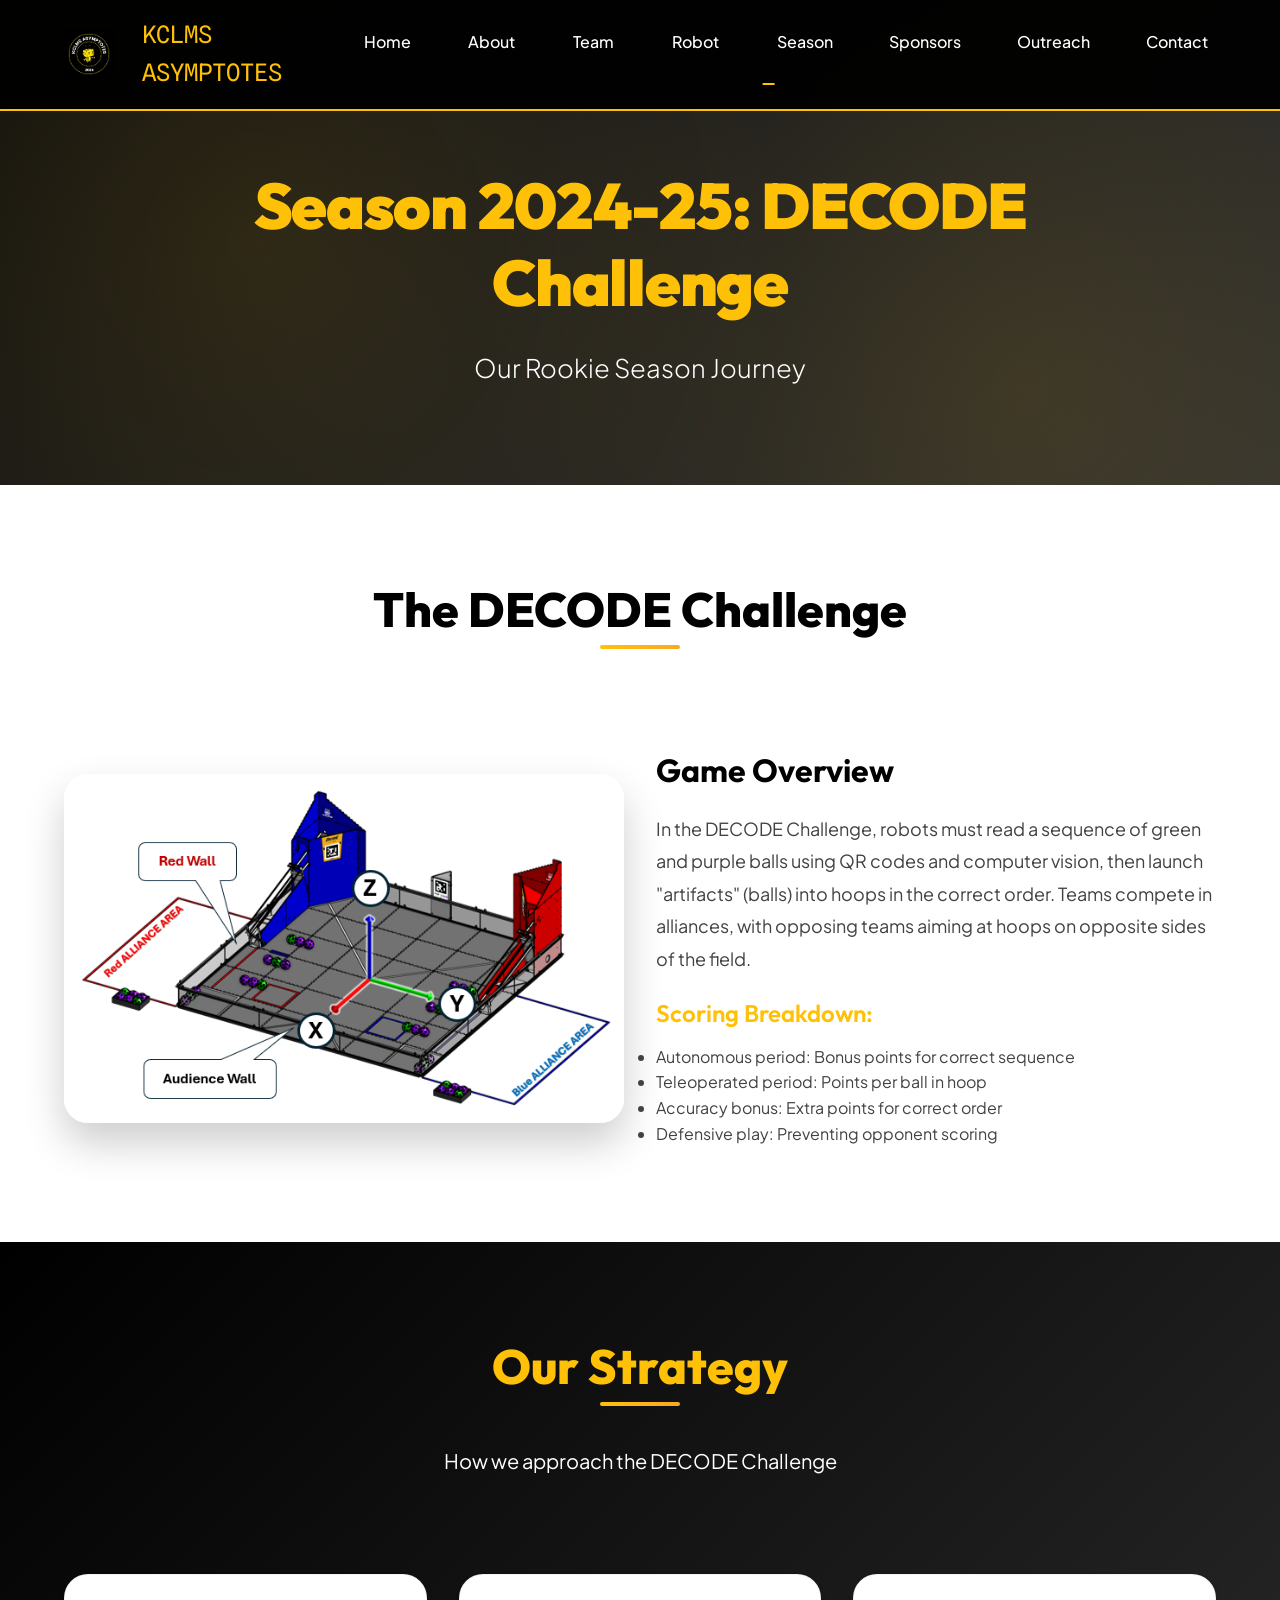
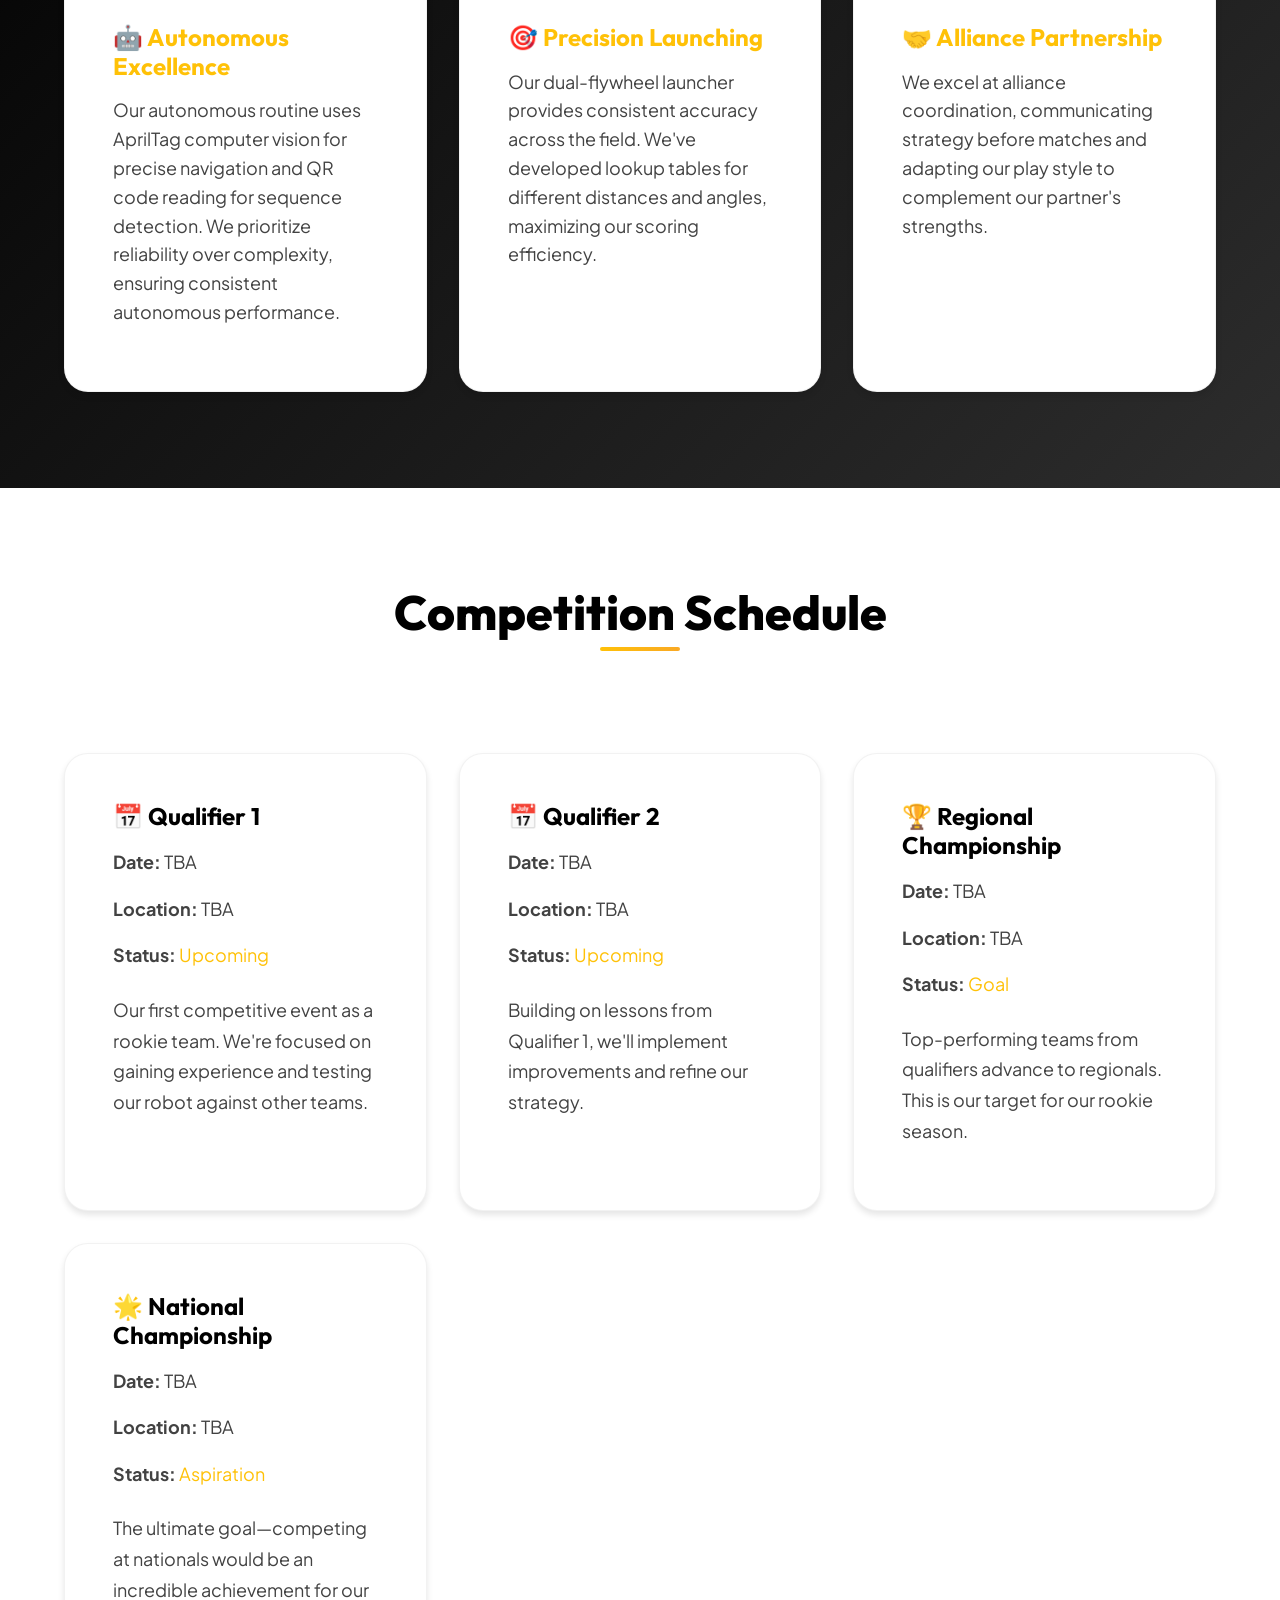
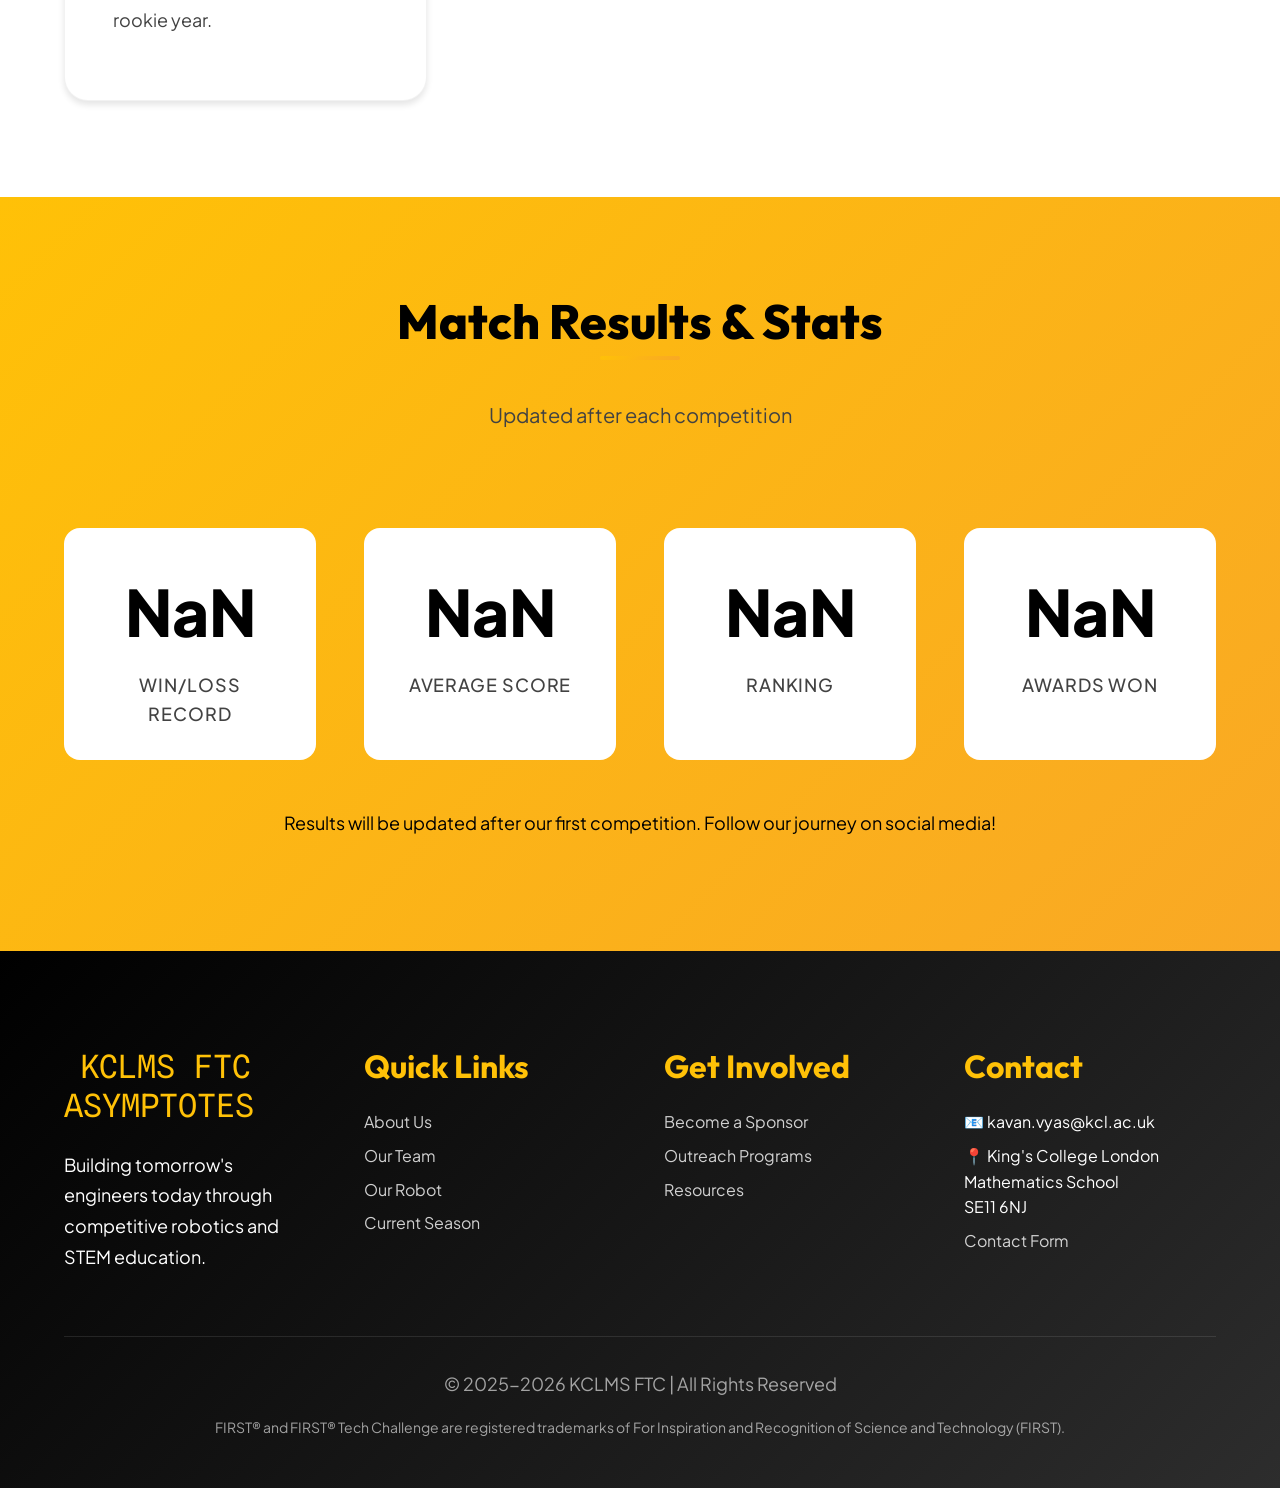
<file: web/season.html>
<!DOCTYPE html>
<html lang="en">

<head>
    <meta charset="UTF-8">
    <meta name="viewport" content="width=device-width, initial-scale=1.0">
    <meta name="description"
        content="Season 2024-25 DECODE Challenge - competition schedule, strategy, and results for KCLMS FTC ASYMPTOTES. Follow our rookie season journey in First Tech Challenge UK.">
    <meta name="keywords" content="FTC DECODE challenge, FTC season 2024-25, robotics competition UK, FTC qualifiers, rookie team season, FTC championship">
    <link rel="canonical" href="https://kclms-ftc.github.io/ftc_web/season.html">
    <meta property="og:type" content="website">
    <meta property="og:title" content="Season 2024-25 - KCLMS FTC ASYMPTOTES">
    <meta property="og:description" content="Follow our rookie season journey in the DECODE Challenge.">
    <meta property="og:image" content="https://kclms-ftc.github.io/ftc_web/kclms asymptotes.jpeg">
    <meta name="twitter:card" content="summary_large_image">
    <meta name="robots" content="index, follow">
    <title>Season 2024-25 - KCLMS FTC ASYMPTOTES</title>
    <link rel="icon" type="image/jpeg" href="kclms asymptotes.jpeg">
    <link rel="stylesheet" href="styles.css">
</head>

<body>
    <!-- Navigation -->
    <nav class="navbar">
        <div class="container">
            <a href="index.html" class="navbar-brand">
                <img src="kclms asymptotes.jpeg" alt="KCLMS ASYMPTOTES Logo">
                <span class="font-brand">KCLMS ASYMPTOTES</span>
            </a>
            <div class="mobile-menu-toggle">
                <span></span>
                <span></span>
                <span></span>
            </div>
            <ul class="navbar-menu">
                <li><a href="index.html">Home</a></li>
                <li><a href="about.html">About</a></li>
                <li><a href="team.html">Team</a></li>
                <li><a href="robot.html">Robot</a></li>
                <li><a href="season.html">Season</a></li>
                <li><a href="sponsors.html">Sponsors</a></li>
                <li><a href="outreach.html">Outreach</a></li>
                <li><a href="contact.html">Contact</a></li>
            </ul>
        </div>
    </nav>

    <!-- Page Header -->
    <section class="hero" style="min-height: 50vh; padding-top: 120px;">
        <div class="hero-content">
            <h1>Season 2024-25: DECODE Challenge</h1>
            <p class="hero-subtitle">Our Rookie Season Journey</p>
        </div>
    </section>

    <!-- The Challenge -->
    <section class="section">
        <div class="container">
            <div class="section-header">
                <h2 class="section-title">The DECODE Challenge</h2>
            </div>
            <div class="grid grid-2" style="align-items: center;">
                <div class="reveal">
                    <img src="generated/competition_field.png" alt="DECODE Challenge Field"
                        style="border-radius: var(--radius-xl); box-shadow: var(--shadow-xl);">
                </div>
                <div class="reveal">
                    <h3 style="margin-bottom: var(--spacing-md);">Game Overview</h3>
                    <p style="font-size: 1.125rem; line-height: 1.8; margin-bottom: var(--spacing-md);">
                        In the DECODE Challenge, robots must read a sequence of green and purple balls using
                        QR codes and computer vision, then launch "artifacts" (balls) into hoops in the correct
                        order. Teams compete in alliances, with opposing teams aiming at hoops on opposite sides
                        of the field.
                    </p>
                    <h4 style="color: var(--color-yellow-primary); margin-bottom: var(--spacing-sm);">Scoring Breakdown:
                    </h4>
                    <ul>
                        <li>Autonomous period: Bonus points for correct sequence</li>
                        <li>Teleoperated period: Points per ball in hoop</li>
                        <li>Accuracy bonus: Extra points for correct order</li>
                        <li>Defensive play: Preventing opponent scoring</li>
                    </ul>
                </div>
            </div>
        </div>
    </section>

    <!-- Our Strategy -->
    <section class="section bg-black">
        <div class="container">
            <div class="section-header">
                <h2 class="section-title" style="color: var(--color-yellow-primary);">Our Strategy</h2>
                <p class="section-subtitle" style="color: var(--color-white);">
                    How we approach the DECODE Challenge
                </p>
            </div>
            <div class="grid grid-3">
                <div class="card reveal">
                    <h3 class="card-title" style="color: var(--color-yellow-primary);">🤖 Autonomous Excellence</h3>
                    <p class="card-text">
                        Our autonomous routine uses AprilTag computer vision for precise navigation and QR code
                        reading for sequence detection. We prioritize reliability over complexity, ensuring
                        consistent autonomous performance.
                    </p>
                </div>
                <div class="card reveal">
                    <h3 class="card-title" style="color: var(--color-yellow-primary);">🎯 Precision Launching</h3>
                    <p class="card-text">
                        Our dual-flywheel launcher provides consistent accuracy across the field. We've developed
                        lookup tables for different distances and angles, maximizing our scoring efficiency.
                    </p>
                </div>
                <div class="card reveal">
                    <h3 class="card-title" style="color: var(--color-yellow-primary);">🤝 Alliance Partnership</h3>
                    <p class="card-text">
                        We excel at alliance coordination, communicating strategy before matches and adapting
                        our play style to complement our partner's strengths.
                    </p>
                </div>
            </div>
        </div>
    </section>

    <!-- Competition Schedule -->
    <section class="section">
        <div class="container">
            <div class="section-header">
                <h2 class="section-title">Competition Schedule</h2>
            </div>
            <div class="grid grid-2">
                <div class="card reveal">
                    <h3 class="card-title">📅 Qualifier 1</h3>
                    <p><strong>Date:</strong> TBA</p>
                    <p><strong>Location:</strong> TBA</p>
                    <p><strong>Status:</strong> <span style="color: var(--color-yellow-primary);">Upcoming</span></p>
                    <p style="margin-top: var(--spacing-md);">
                        Our first competitive event as a rookie team. We're focused on gaining experience
                        and testing our robot against other teams.
                    </p>
                </div>
                <div class="card reveal">
                    <h3 class="card-title">📅 Qualifier 2</h3>
                    <p><strong>Date:</strong> TBA</p>
                    <p><strong>Location:</strong> TBA</p>
                    <p><strong>Status:</strong> <span style="color: var(--color-yellow-primary);">Upcoming</span></p>
                    <p style="margin-top: var(--spacing-md);">
                        Building on lessons from Qualifier 1, we'll implement improvements and refine
                        our strategy.
                    </p>
                </div>
                <div class="card reveal">
                    <h3 class="card-title">🏆 Regional Championship</h3>
                    <p><strong>Date:</strong> TBA</p>
                    <p><strong>Location:</strong> TBA</p>
                    <p><strong>Status:</strong> <span style="color: var(--color-yellow-primary);">Goal</span></p>
                    <p style="margin-top: var(--spacing-md);">
                        Top-performing teams from qualifiers advance to regionals. This is our target
                        for our rookie season.
                    </p>
                </div>
                <div class="card reveal">
                    <h3 class="card-title">🌟 National Championship</h3>
                    <p><strong>Date:</strong> TBA</p>
                    <p><strong>Location:</strong> TBA</p>
                    <p><strong>Status:</strong> <span style="color: var(--color-yellow-primary);">Aspiration</span></p>
                    <p style="margin-top: var(--spacing-md);">
                        The ultimate goal—competing at nationals would be an incredible achievement
                        for our rookie year.
                    </p>
                </div>
            </div>
        </div>
    </section>

    <!-- Match Results (Placeholder) -->
    <section class="section bg-yellow">
        <div class="container">
            <div class="section-header">
                <h2 class="section-title">Match Results & Stats</h2>
                <p class="section-subtitle">Updated after each competition</p>
            </div>
            <div class="stats-grid" style="background: transparent;">
                <div class="stat-item"
                    style="background: var(--color-white); border-radius: var(--radius-lg); padding: var(--spacing-lg);">
                    <span class="stat-number" style="color: var(--color-black);">-</span>
                    <span class="stat-label" style="color: var(--color-gray-medium);">Win/Loss Record</span>
                </div>
                <div class="stat-item"
                    style="background: var(--color-white); border-radius: var(--radius-lg); padding: var(--spacing-lg);">
                    <span class="stat-number" style="color: var(--color-black);">-</span>
                    <span class="stat-label" style="color: var(--color-gray-medium);">Average Score</span>
                </div>
                <div class="stat-item"
                    style="background: var(--color-white); border-radius: var(--radius-lg); padding: var(--spacing-lg);">
                    <span class="stat-number" style="color: var(--color-black);">-</span>
                    <span class="stat-label" style="color: var(--color-gray-medium);">Ranking</span>
                </div>
                <div class="stat-item"
                    style="background: var(--color-white); border-radius: var(--radius-lg); padding: var(--spacing-lg);">
                    <span class="stat-number" style="color: var(--color-black);">-</span>
                    <span class="stat-label" style="color: var(--color-gray-medium);">Awards Won</span>
                </div>
            </div>
            <p style="text-align: center; margin-top: var(--spacing-xl); font-size: 1.125rem;">
                Results will be updated after our first competition. Follow our journey on social media!
            </p>
        </div>
    </section>

    <!-- Footer -->
    <footer class="footer">
        <div class="container">
            <div class="footer-content">
                <div class="footer-section">
                    <h3><span class="font-brand">KCLMS FTC ASYMPTOTES</span></h3>
                    <p>Building tomorrow's engineers today through competitive robotics and STEM education.</p>
                </div>
                <div class="footer-section">
                    <h3>Quick Links</h3>
                    <ul class="footer-links">
                        <li><a href="about.html">About Us</a></li>
                        <li><a href="team.html">Our Team</a></li>
                        <li><a href="robot.html">Our Robot</a></li>
                        <li><a href="season.html">Current Season</a></li>
                    </ul>
                </div>
                <div class="footer-section">
                    <h3>Get Involved</h3>
                    <ul class="footer-links">

                        <li><a href="sponsors.html">Become a Sponsor</a></li>
                        <li><a href="outreach.html">Outreach Programs</a></li>
                        <li><a href="resources.html">Resources</a></li>
                    </ul>
                </div>
                <div class="footer-section">
                    <h3>Contact</h3>
                    <ul class="footer-links">
                        <li>📧 kavan.vyas@kcl.ac.uk</li>
                        <li>📍 King's College London<br>Mathematics School<br>SE11 6NJ</li>
                        <li><a href="contact.html">Contact Form</a></li>
                    </ul>
                </div>
            </div>
            <div class="footer-bottom">
                <p>&copy; 2025-2026 KCLMS FTC | All Rights Reserved</p>
                <p style="margin-top: var(--spacing-xs); font-size: 0.875rem;">
                    FIRST® and FIRST® Tech Challenge are registered trademarks of For Inspiration and Recognition of
                    Science and Technology (FIRST).
                </p>
            </div>
        </div>
    </footer>

    <script src="script.js"></script>
</body>

</html>
</file>
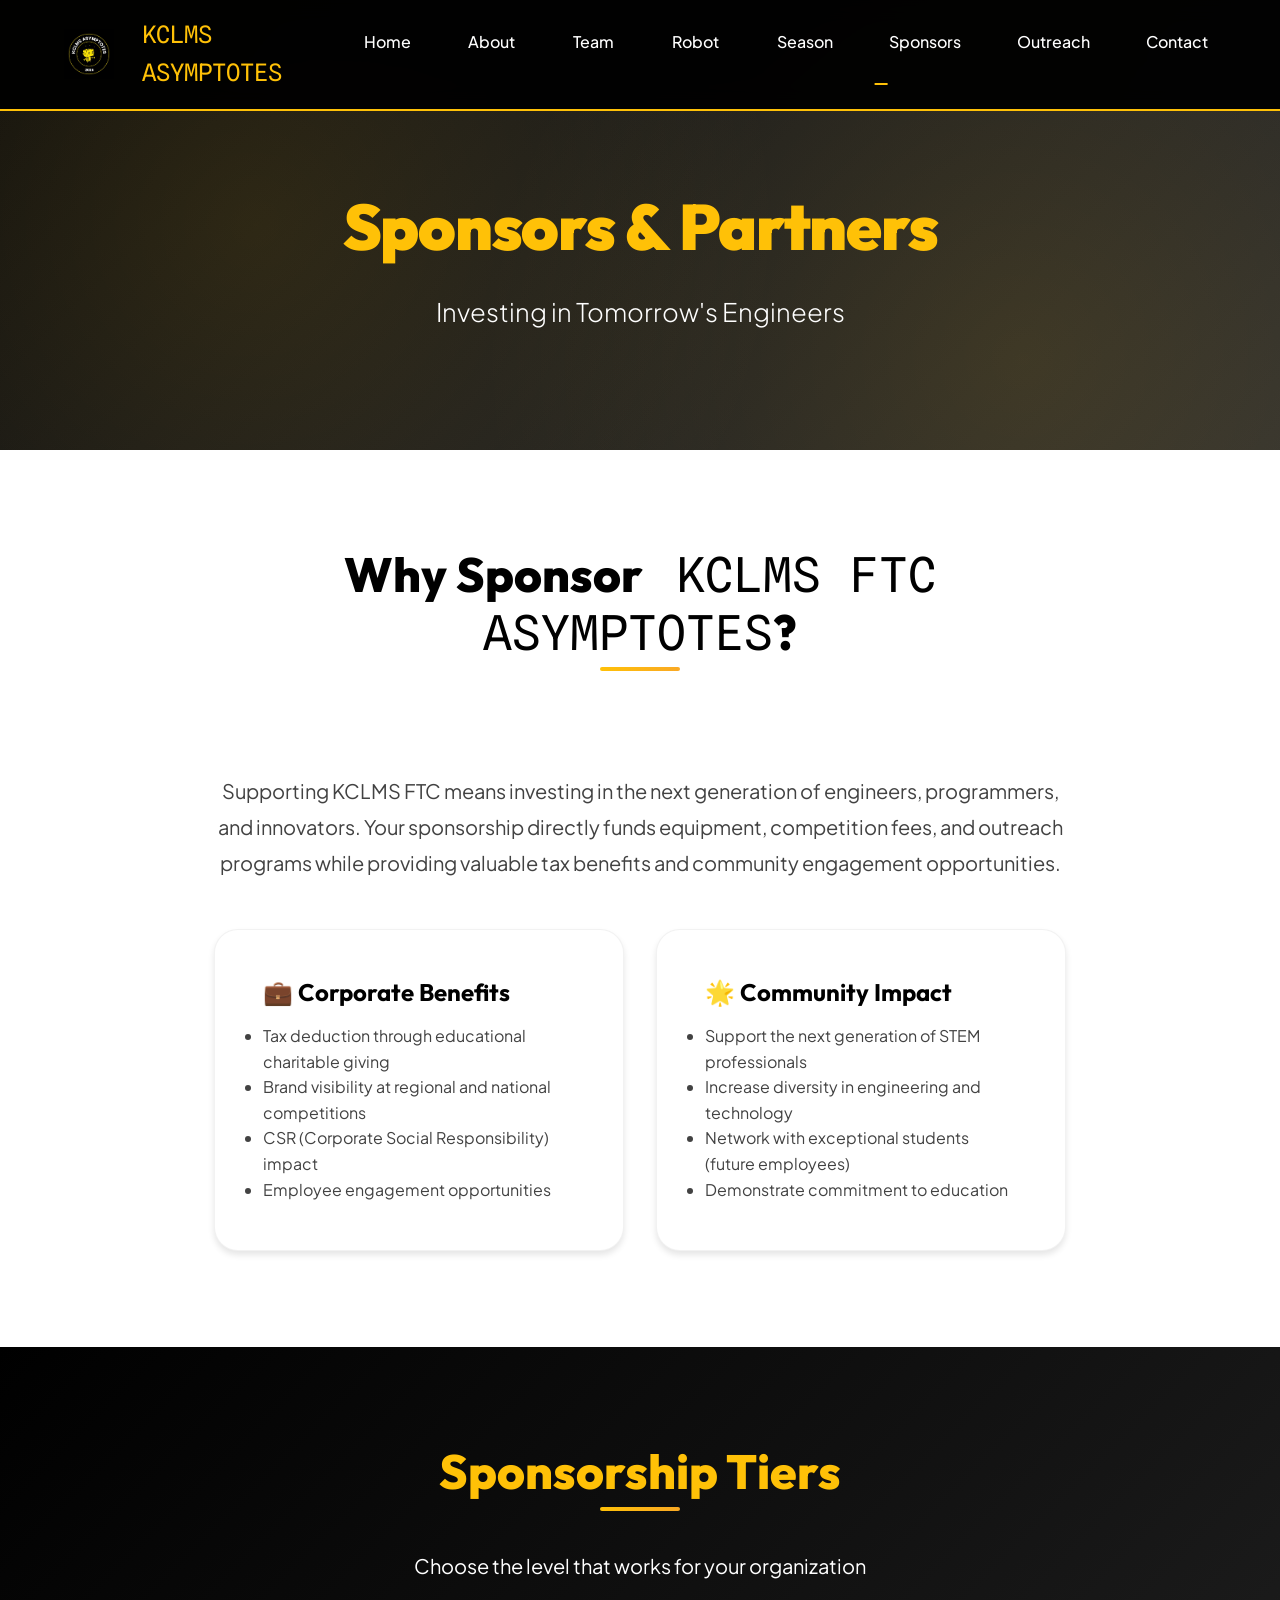
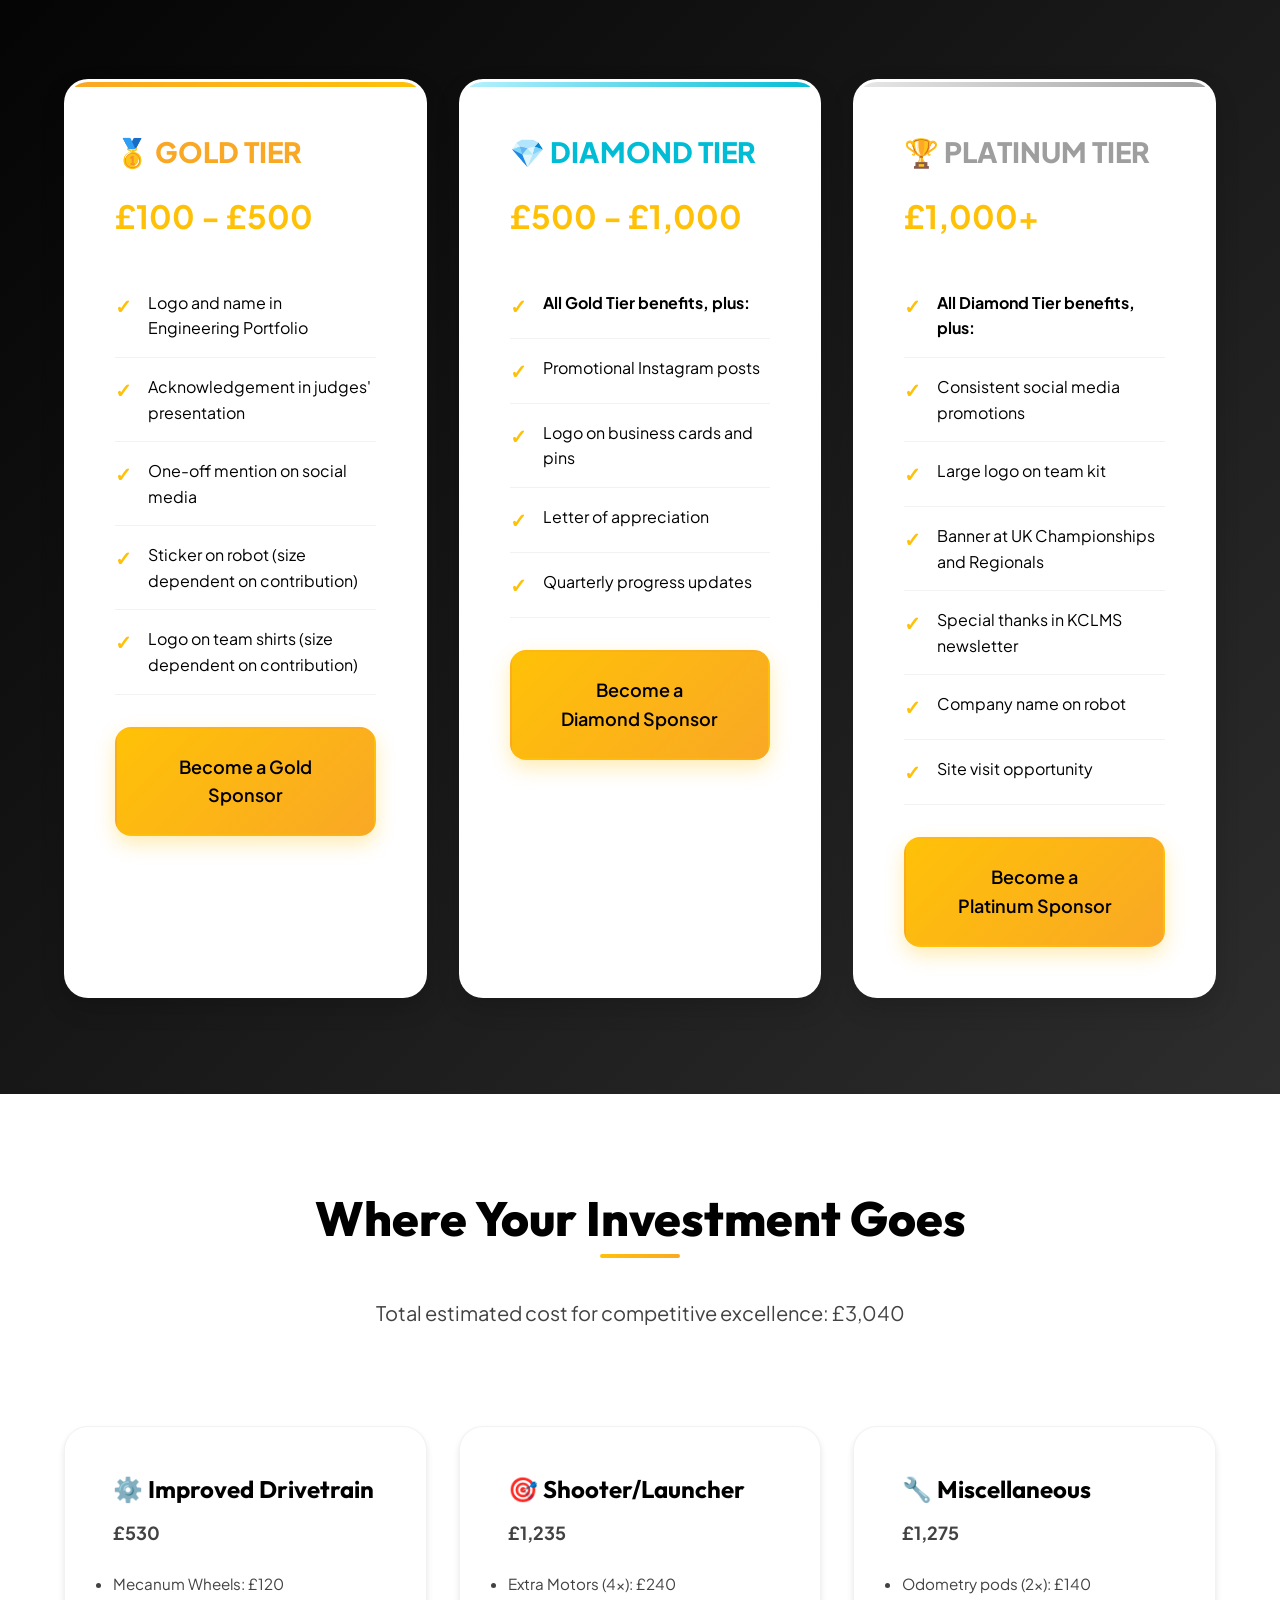
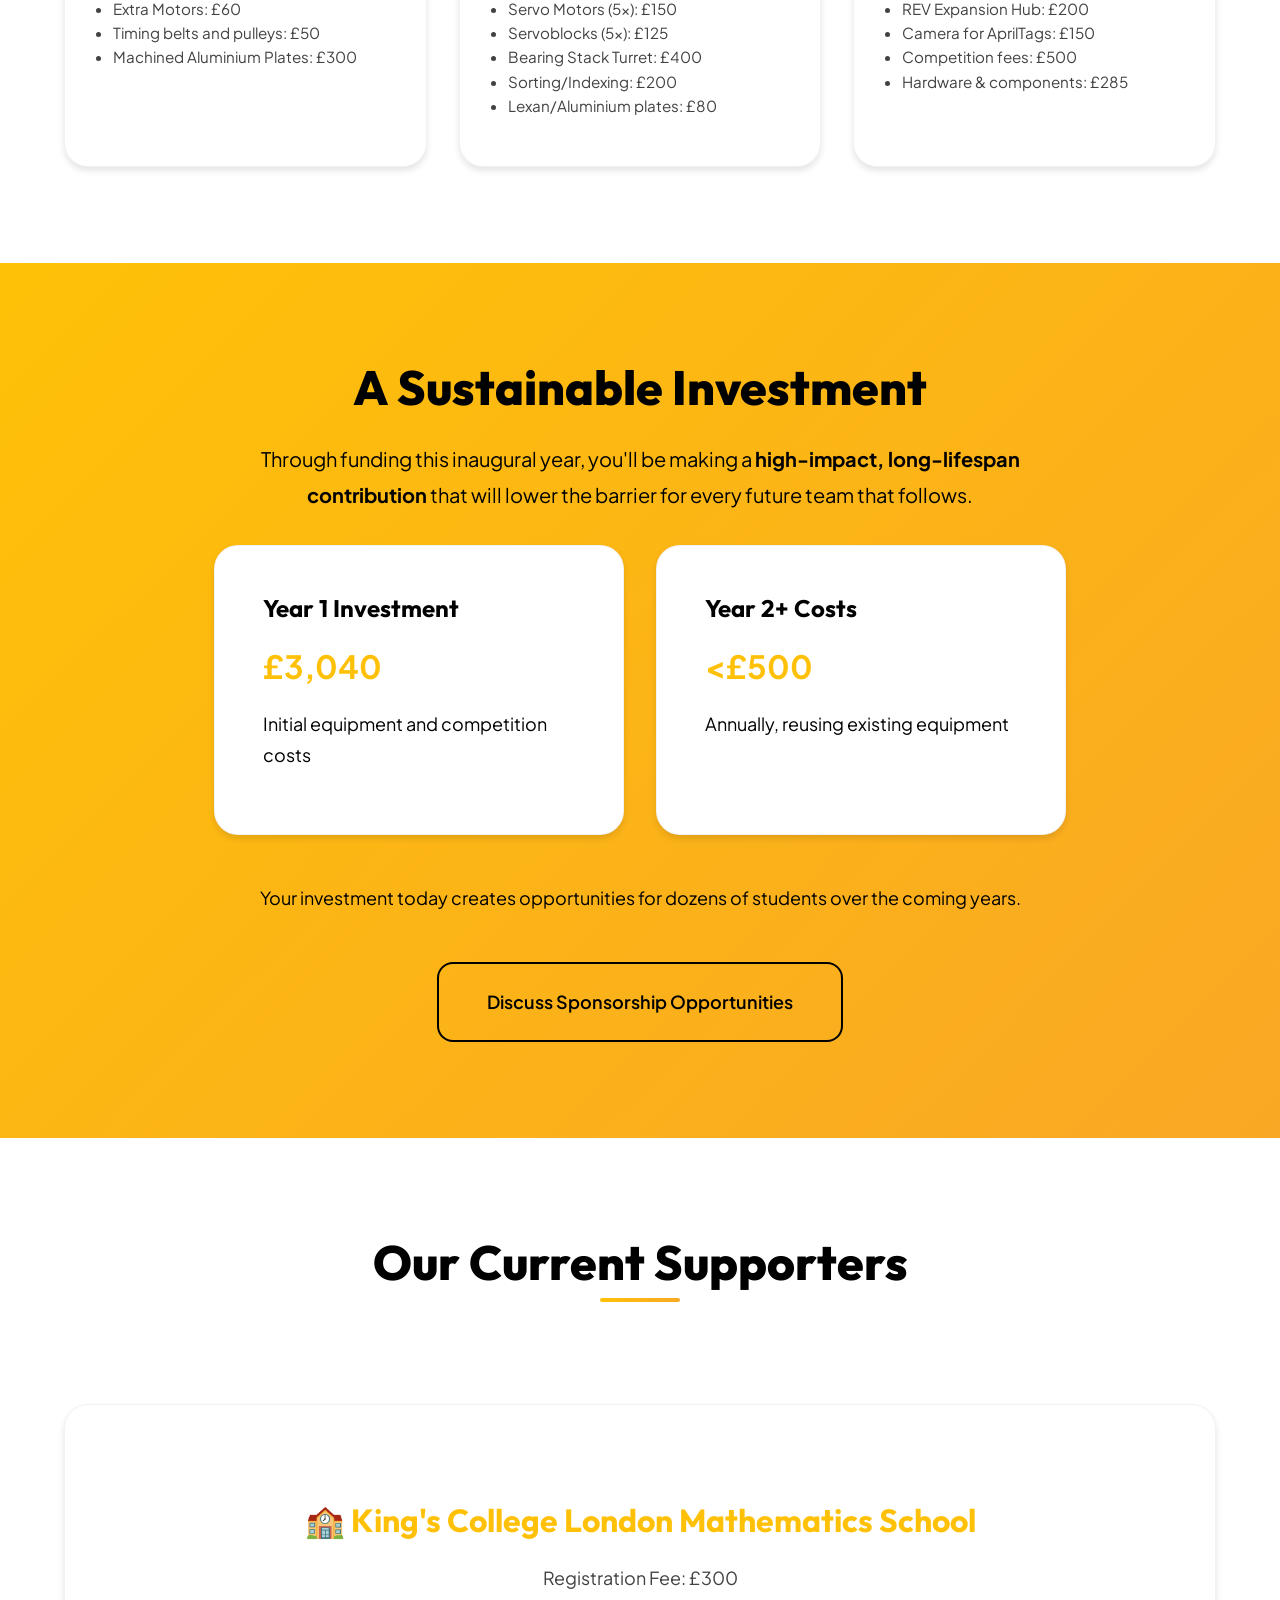
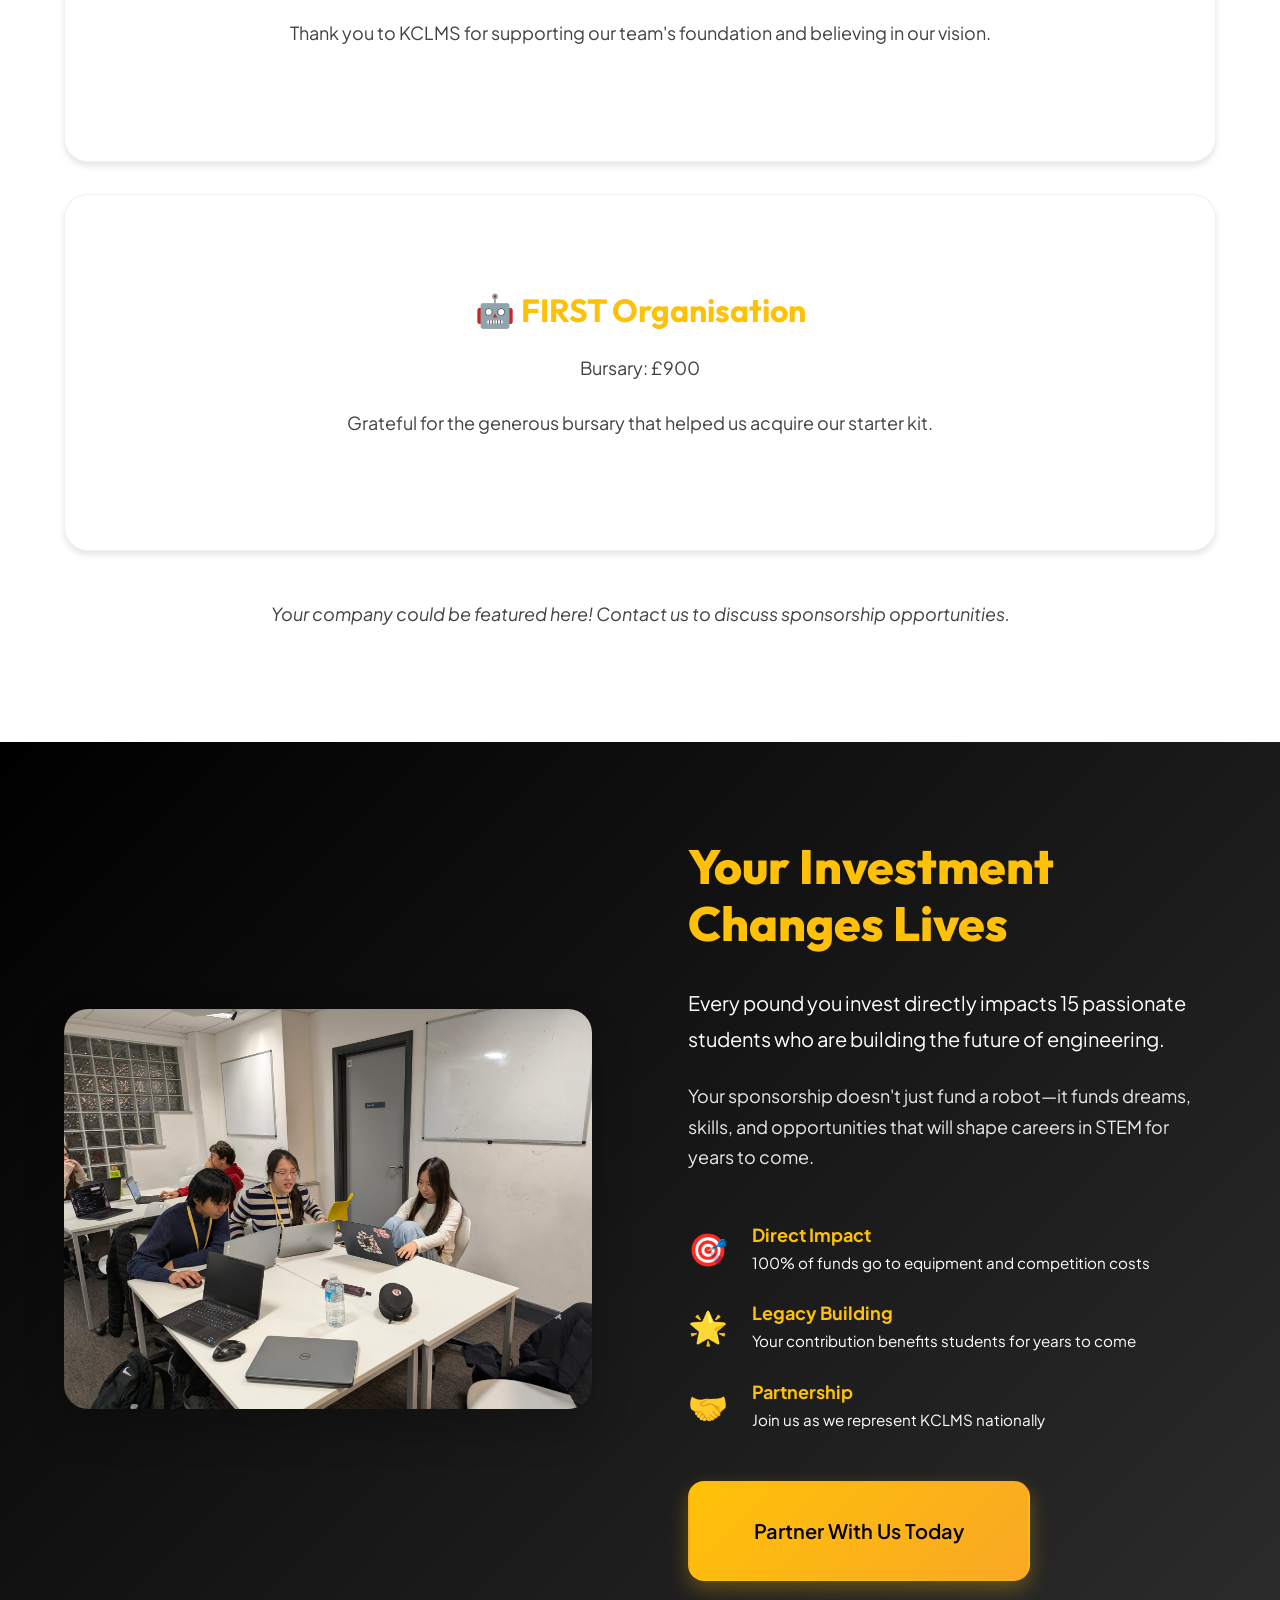
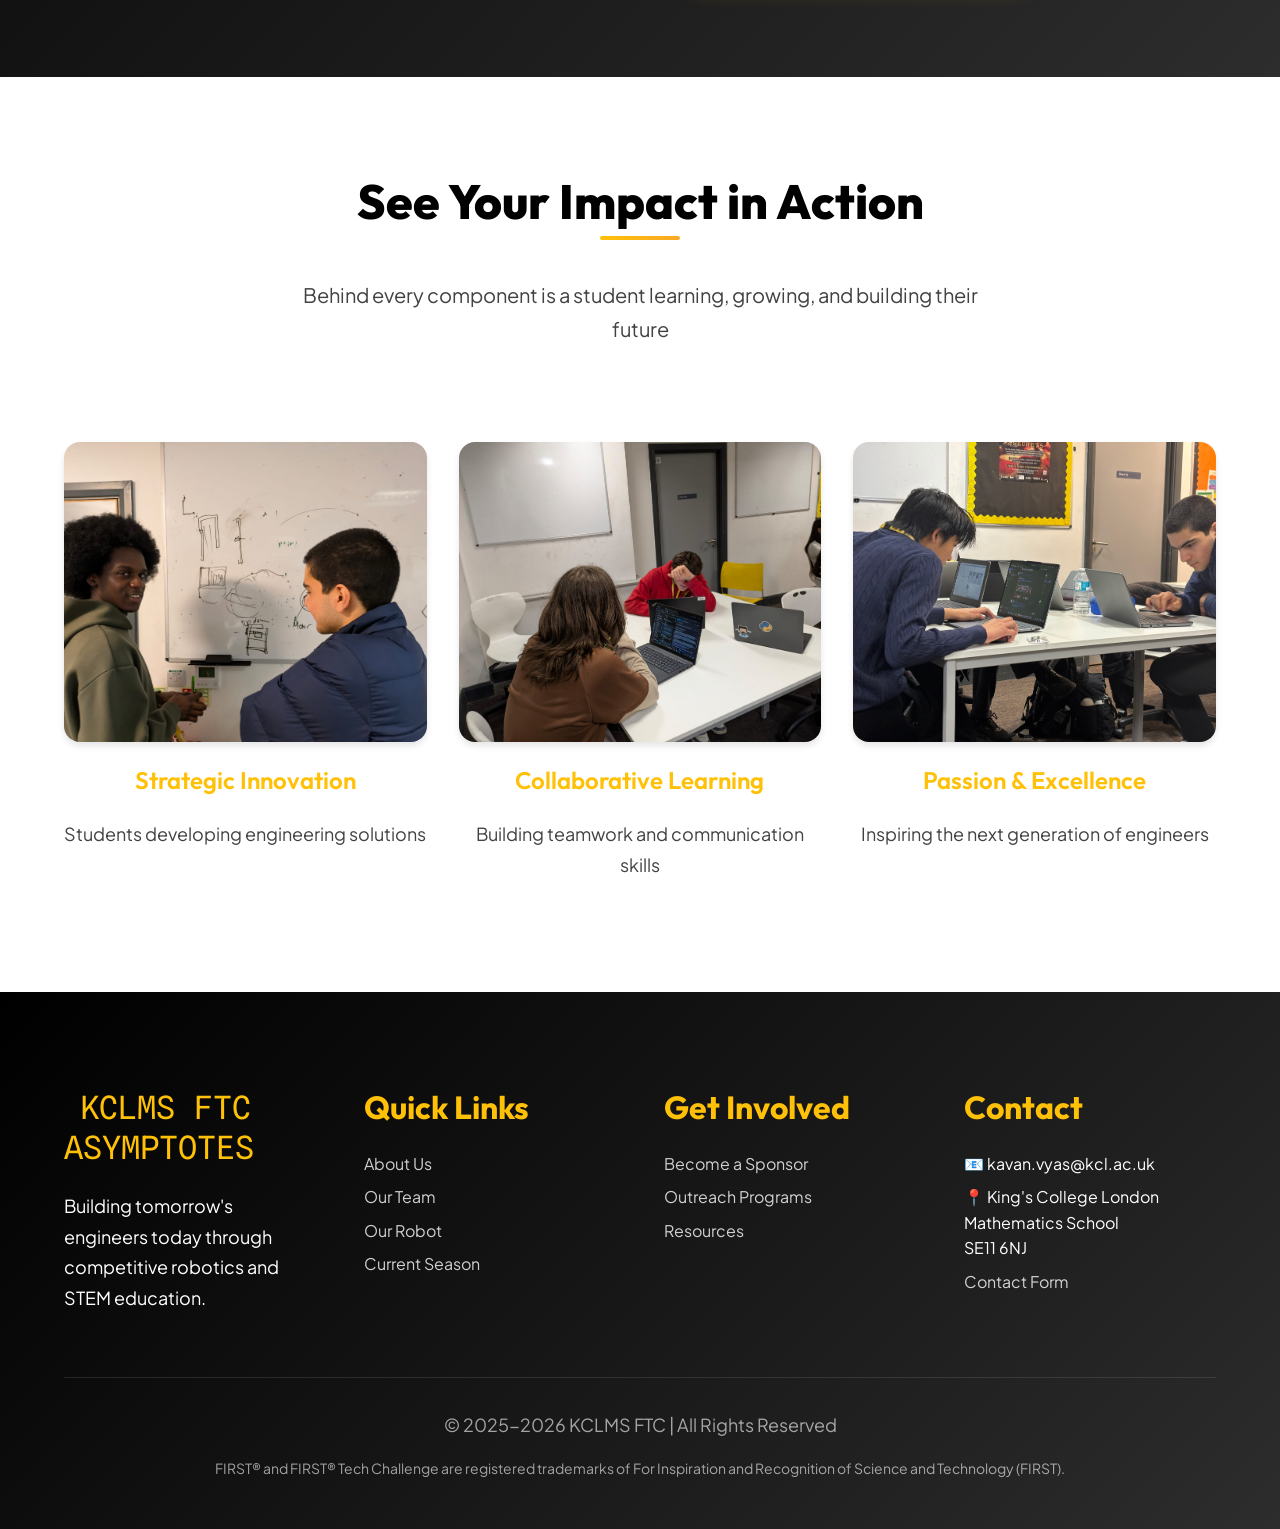
<file: web/sponsors.html>
<!DOCTYPE html>
<html lang="en">

<head>
    <meta charset="UTF-8">
    <meta name="viewport" content="width=device-width, initial-scale=1.0">
    <meta name="description"
        content="Sponsor KCLMS FTC ASYMPTOTES - support the next generation of engineers through competitive robotics. Tax-deductible sponsorship opportunities from £100.">
    <meta name="keywords" content="FTC sponsorship UK, robotics team sponsor, STEM sponsorship London, corporate social responsibility, educational sponsorship">
    <link rel="canonical" href="https://kclms-ftc.github.io/ftc_web/sponsors.html">
    <meta property="og:type" content="website">
    <meta property="og:url" content="https://kclms-ftc.github.io/ftc_web/sponsors.html">
    <meta property="og:title" content="Sponsors & Partners - KCLMS FTC ASYMPTOTES">
    <meta property="og:description" content="Support the next generation of engineers through competitive robotics.">
    <meta property="og:image" content="https://kclms-ftc.github.io/ftc_web/kclms asymptotes.jpeg">
    <meta name="twitter:card" content="summary_large_image">
    <meta name="robots" content="index, follow">
    <title>Sponsors & Partners - KCLMS FTC ASYMPTOTES</title>
    <link rel="icon" type="image/jpeg" href="kclms asymptotes.jpeg">
    <link rel="stylesheet" href="styles.css">
</head>

<body>
    <!-- Navigation -->
    <nav class="navbar">
        <div class="container">
            <a href="index.html" class="navbar-brand">
                <img src="kclms asymptotes.jpeg" alt="KCLMS ASYMPTOTES Logo">
                <span class="font-brand">KCLMS ASYMPTOTES</span>
            </a>
            <div class="mobile-menu-toggle">
                <span></span>
                <span></span>
                <span></span>
            </div>
            <ul class="navbar-menu">
                <li><a href="index.html">Home</a></li>
                <li><a href="about.html">About</a></li>
                <li><a href="team.html">Team</a></li>
                <li><a href="robot.html">Robot</a></li>
                <li><a href="season.html">Season</a></li>
                <li><a href="sponsors.html">Sponsors</a></li>
                <li><a href="outreach.html">Outreach</a></li>
                <li><a href="contact.html">Contact</a></li>
            </ul>
        </div>
    </nav>

    <!-- Page Header -->
    <section class="hero" style="min-height: 50vh; padding-top: 120px;">
        <div class="hero-content">
            <h1>Sponsors & Partners</h1>
            <p class="hero-subtitle">Investing in Tomorrow's Engineers</p>
        </div>
    </section>

    <!-- Why Sponsor Us -->
    <section class="section">
        <div class="container container-narrow">
            <div class="section-header">
                <h2 class="section-title">Why Sponsor <span class="font-brand">KCLMS FTC ASYMPTOTES</span>?</h2>
            </div>
            <div class="reveal">
                <p style="font-size: 1.25rem; line-height: 1.8; text-align: center; margin-bottom: var(--spacing-xl);">
                    Supporting KCLMS FTC means investing in the next generation of engineers, programmers, and
                    innovators. Your sponsorship directly funds equipment, competition fees, and outreach programs
                    while providing valuable tax benefits and community engagement opportunities.
                </p>
            </div>
            <div class="grid grid-2">
                <div class="card reveal">
                    <h3 class="card-title">💼 Corporate Benefits</h3>
                    <ul>
                        <li>Tax deduction through educational charitable giving</li>
                        <li>Brand visibility at regional and national competitions</li>
                        <li>CSR (Corporate Social Responsibility) impact</li>
                        <li>Employee engagement opportunities</li>
                    </ul>
                </div>
                <div class="card reveal">
                    <h3 class="card-title">🌟 Community Impact</h3>
                    <ul>
                        <li>Support the next generation of STEM professionals</li>
                        <li>Increase diversity in engineering and technology</li>
                        <li>Network with exceptional students (future employees)</li>
                        <li>Demonstrate commitment to education</li>
                    </ul>
                </div>
            </div>
        </div>
    </section>

    <!-- Sponsorship Tiers -->
    <section class="section bg-black">
        <div class="container">
            <div class="section-header">
                <h2 class="section-title" style="color: var(--color-yellow-primary);">Sponsorship Tiers</h2>
                <p class="section-subtitle" style="color: var(--color-white);">
                    Choose the level that works for your organization
                </p>
            </div>
            <div class="grid grid-3">
                <!-- Gold Tier -->
                <div class="tier-card gold reveal">
                    <div class="tier-name" style="color: #F9A825;">🥇 GOLD TIER</div>
                    <div class="tier-price">£100 - £500</div>
                    <ul class="tier-benefits">
                        <li>Logo and name in Engineering Portfolio</li>
                        <li>Acknowledgement in judges' presentation</li>
                        <li>One-off mention on social media</li>
                        <li>Sticker on robot (size dependent on contribution)</li>
                        <li>Logo on team shirts (size dependent on contribution)</li>
                    </ul>
                    <a href="contact.html" class="btn btn-primary"
                        style="margin-top: var(--spacing-lg); width: 100%;">Become a Gold Sponsor</a>
                </div>

                <!-- Diamond Tier -->
                <div class="tier-card diamond reveal">
                    <div class="tier-name" style="color: #00BCD4;">💎 DIAMOND TIER</div>
                    <div class="tier-price">£500 - £1,000</div>
                    <ul class="tier-benefits">
                        <li><strong>All Gold Tier benefits, plus:</strong></li>
                        <li>Promotional Instagram posts</li>
                        <li>Logo on business cards and pins</li>
                        <li>Letter of appreciation</li>
                        <li>Quarterly progress updates</li>
                    </ul>
                    <a href="contact.html" class="btn btn-primary"
                        style="margin-top: var(--spacing-lg); width: 100%;">Become a Diamond Sponsor</a>
                </div>

                <!-- Platinum Tier -->
                <div class="tier-card platinum reveal">
                    <div class="tier-name" style="color: #9E9E9E;">🏆 PLATINUM TIER</div>
                    <div class="tier-price">£1,000+</div>
                    <ul class="tier-benefits">
                        <li><strong>All Diamond Tier benefits, plus:</strong></li>
                        <li>Consistent social media promotions</li>
                        <li>Large logo on team kit</li>
                        <li>Banner at UK Championships and Regionals</li>
                        <li>Special thanks in KCLMS newsletter</li>
                        <li>Company name on robot</li>
                        <li>Site visit opportunity</li>
                    </ul>
                    <a href="contact.html" class="btn btn-primary"
                        style="margin-top: var(--spacing-lg); width: 100%;">Become a Platinum Sponsor</a>
                </div>
            </div>
        </div>
    </section>

    <!-- Cost Breakdown -->
    <section class="section">
        <div class="container">
            <div class="section-header">
                <h2 class="section-title">Where Your Investment Goes</h2>
                <p class="section-subtitle">Total estimated cost for competitive excellence: £3,040</p>
            </div>
            <div class="grid grid-3">
                <div class="card reveal">
                    <h3 class="card-title">⚙️ Improved Drivetrain</h3>
                    <p class="card-text" style="margin-bottom: var(--spacing-md);"><strong>£530</strong></p>
                    <ul style="font-size: 0.95rem;">
                        <li>Mecanum Wheels: £120</li>
                        <li>Extra Motors: £60</li>
                        <li>Timing belts and pulleys: £50</li>
                        <li>Machined Aluminium Plates: £300</li>
                    </ul>
                </div>
                <div class="card reveal">
                    <h3 class="card-title">🎯 Shooter/Launcher</h3>
                    <p class="card-text" style="margin-bottom: var(--spacing-md);"><strong>£1,235</strong></p>
                    <ul style="font-size: 0.95rem;">
                        <li>Extra Motors (4×): £240</li>
                        <li>Servo Motors (5×): £150</li>
                        <li>Servoblocks (5×): £125</li>
                        <li>Bearing Stack Turret: £400</li>
                        <li>Sorting/Indexing: £200</li>
                        <li>Lexan/Aluminium plates: £80</li>
                    </ul>
                </div>
                <div class="card reveal">
                    <h3 class="card-title">🔧 Miscellaneous</h3>
                    <p class="card-text" style="margin-bottom: var(--spacing-md);"><strong>£1,275</strong></p>
                    <ul style="font-size: 0.95rem;">
                        <li>Odometry pods (2×): £140</li>
                        <li>REV Expansion Hub: £200</li>
                        <li>Camera for AprilTags: £150</li>
                        <li>Competition fees: £500</li>
                        <li>Hardware & components: £285</li>
                    </ul>
                </div>
            </div>
        </div>
    </section>

    <!-- Sustainable Investment -->
    <section class="section bg-yellow">
        <div class="container container-narrow" style="text-align: center;">
            <div class="reveal">
                <h2 style="margin-bottom: var(--spacing-md);">A Sustainable Investment</h2>
                <p style="font-size: 1.25rem; line-height: 1.8; margin-bottom: var(--spacing-lg);">
                    Through funding this inaugural year, you'll be making a <strong>high-impact, long-lifespan
                        contribution</strong> that will lower the barrier for every future team that follows.
                </p>
                <div class="grid grid-2" style="text-align: left; margin-bottom: var(--spacing-xl);">
                    <div class="card">
                        <h3 class="card-title">Year 1 Investment</h3>
                        <p
                            style="font-size: 2rem; font-weight: var(--font-weight-bold); color: var(--color-yellow-primary);">
                            £3,040</p>
                        <p>Initial equipment and competition costs</p>
                    </div>
                    <div class="card">
                        <h3 class="card-title">Year 2+ Costs</h3>
                        <p
                            style="font-size: 2rem; font-weight: var(--font-weight-bold); color: var(--color-yellow-primary);">
                            &lt;£500</p>
                        <p>Annually, reusing existing equipment</p>
                    </div>
                </div>
                <p style="font-size: 1.125rem; margin-bottom: var(--spacing-xl);">
                    Your investment today creates opportunities for dozens of students over the coming years.
                </p>
                <a href="contact.html" class="btn btn-outline">Discuss Sponsorship Opportunities</a>
            </div>
        </div>
    </section>

    <!-- Current Sponsors -->
    <section class="section">
        <div class="container">
            <div class="section-header">
                <h2 class="section-title">Our Current Supporters</h2>
            </div>
            <div class="reveal" style="text-align: center;">
                <div class="card" style="padding: var(--spacing-3xl);">
                    <h3 style="color: var(--color-yellow-primary); margin-bottom: var(--spacing-md);">🏫 King's College
                        London Mathematics School</h3>
                    <p style="font-size: 1.125rem; margin-bottom: var(--spacing-md);">Registration Fee: £300</p>
                    <p>Thank you to KCLMS for supporting our team's foundation and believing in our vision.</p>
                </div>
                <div class="card" style="padding: var(--spacing-3xl); margin-top: var(--spacing-lg);">
                    <h3 style="color: var(--color-yellow-primary); margin-bottom: var(--spacing-md);">🤖 FIRST
                        Organisation</h3>
                    <p style="font-size: 1.125rem; margin-bottom: var(--spacing-md);">Bursary: £900</p>
                    <p>Grateful for the generous bursary that helped us acquire our starter kit.</p>
                </div>
                <p style="margin-top: var(--spacing-xl); font-size: 1.125rem; color: var(--color-gray-medium);">
                    <em>Your company could be featured here! Contact us to discuss sponsorship opportunities.</em>
                </p>
            </div>
        </div>
    </section>

    <!-- Visual Impact Section -->
    <section class="section bg-black">
        <div class="container">
            <div class="grid grid-2" style="align-items: center; gap: var(--spacing-3xl);">
                <div class="reveal">
                    <img src="images/happy_envornment.jpeg" alt="Team Collaboration"
                        style="border-radius: var(--radius-xl); box-shadow: var(--shadow-xl); width: 100%; height: 400px; object-fit: cover;">
                </div>
                <div class="reveal" style="color: var(--color-white);">
                    <h2
                        style="color: var(--color-yellow-primary); font-size: clamp(2rem, 4vw, 3rem); margin-bottom: var(--spacing-lg);">
                        Your Investment Changes Lives
                    </h2>
                    <p style="font-size: 1.25rem; line-height: 1.8; margin-bottom: var(--spacing-md);">
                        Every pound you invest directly impacts 15 passionate students who are building the future of
                        engineering.
                    </p>
                    <p
                        style="font-size: 1.125rem; line-height: 1.7; margin-bottom: var(--spacing-xl); color: rgba(255, 255, 255, 0.9);">
                        Your sponsorship doesn't just fund a robot—it funds dreams, skills, and opportunities that will
                        shape careers in STEM for years to come.
                    </p>
                    <div
                        style="display: flex; flex-direction: column; gap: var(--spacing-md); margin-bottom: var(--spacing-xl);">
                        <div style="display: flex; align-items: center; gap: var(--spacing-md);">
                            <span style="font-size: 2rem;">🎯</span>
                            <div>
                                <strong style="color: var(--color-yellow-primary); font-size: 1.125rem;">Direct
                                    Impact</strong>
                                <p style="margin: 0; font-size: 0.95rem;">100% of funds go to equipment and competition
                                    costs</p>
                            </div>
                        </div>
                        <div style="display: flex; align-items: center; gap: var(--spacing-md);">
                            <span style="font-size: 2rem;">🌟</span>
                            <div>
                                <strong style="color: var(--color-yellow-primary); font-size: 1.125rem;">Legacy
                                    Building</strong>
                                <p style="margin: 0; font-size: 0.95rem;">Your contribution benefits students for years
                                    to come</p>
                            </div>
                        </div>
                        <div style="display: flex; align-items: center; gap: var(--spacing-md);">
                            <span style="font-size: 2rem;">🤝</span>
                            <div>
                                <strong
                                    style="color: var(--color-yellow-primary); font-size: 1.125rem;">Partnership</strong>
                                <p style="margin: 0; font-size: 0.95rem;">Join us as we represent KCLMS nationally</p>
                            </div>
                        </div>
                    </div>
                    <a href="contact.html" class="btn btn-primary"
                        style="font-size: 1.25rem; padding: var(--spacing-lg) var(--spacing-2xl);">
                        Partner With Us Today
                    </a>
                </div>
            </div>
        </div>
    </section>

    <!-- Team in Action Gallery -->
    <section class="section">
        <div class="container">
            <div class="section-header">
                <h2 class="section-title">See Your Impact in Action</h2>
                <p class="section-subtitle">Behind every component is a student learning, growing, and building their
                    future</p>
            </div>
            <div class="grid grid-3">
                <div class="reveal">
                    <img src="images/adam_mustafa.jpeg" alt="Strategic Planning"
                        style="border-radius: var(--radius-lg); box-shadow: var(--shadow-md); width: 100%; height: 300px; object-fit: cover;">
                    <h4 style="margin-top: var(--spacing-md); text-align: center; color: var(--color-yellow-primary);">
                        Strategic Innovation</h4>
                    <p style="text-align: center; margin-top: var(--spacing-xs);">Students developing engineering
                        solutions</p>
                </div>
                <div class="reveal">
                    <img src="images/george_daniel.jpeg" alt="Team Discussion"
                        style="border-radius: var(--radius-lg); box-shadow: var(--shadow-md); width: 100%; height: 300px; object-fit: cover;">
                    <h4 style="margin-top: var(--spacing-md); text-align: center; color: var(--color-yellow-primary);">
                        Collaborative Learning</h4>
                    <p style="text-align: center; margin-top: var(--spacing-xs);">Building teamwork and communication
                        skills</p>
                </div>
                <div class="reveal">
                    <img src="images/nyi_mustafa.jpeg" alt="Team Enthusiasm"
                        style="border-radius: var(--radius-lg); box-shadow: var(--shadow-md); width: 100%; height: 300px; object-fit: cover;">
                    <h4 style="margin-top: var(--spacing-md); text-align: center; color: var(--color-yellow-primary);">
                        Passion & Excellence</h4>
                    <p style="text-align: center; margin-top: var(--spacing-xs);">Inspiring the next generation of
                        engineers</p>
                </div>
            </div>
        </div>
    </section>


    <!-- Footer -->
    <footer class="footer">
        <div class="container">
            <div class="footer-content">
                <div class="footer-section">
                    <h3><span class="font-brand">KCLMS FTC ASYMPTOTES</span></h3>
                    <p>Building tomorrow's engineers today through competitive robotics and STEM education.</p>
                </div>
                <div class="footer-section">
                    <h3>Quick Links</h3>
                    <ul class="footer-links">
                        <li><a href="about.html">About Us</a></li>
                        <li><a href="team.html">Our Team</a></li>
                        <li><a href="robot.html">Our Robot</a></li>
                        <li><a href="season.html">Current Season</a></li>
                    </ul>
                </div>
                <div class="footer-section">
                    <h3>Get Involved</h3>
                    <ul class="footer-links">

                        <li><a href="sponsors.html">Become a Sponsor</a></li>
                        <li><a href="outreach.html">Outreach Programs</a></li>
                        <li><a href="resources.html">Resources</a></li>
                    </ul>
                </div>
                <div class="footer-section">
                    <h3>Contact</h3>
                    <ul class="footer-links">
                        <li>📧 kavan.vyas@kcl.ac.uk</li>
                        <li>📍 King's College London<br>Mathematics School<br>SE11 6NJ</li>
                        <li><a href="contact.html">Contact Form</a></li>
                    </ul>
                </div>
            </div>
            <div class="footer-bottom">
                <p>&copy; 2025-2026 KCLMS FTC | All Rights Reserved</p>
                <p style="margin-top: var(--spacing-xs); font-size: 0.875rem;">
                    FIRST® and FIRST® Tech Challenge are registered trademarks of For Inspiration and Recognition of
                    Science and Technology (FIRST).
                </p>
            </div>
        </div>
    </footer>

    <script src="script.js"></script>
</body>

</html>
</file>
<file: web/styles.css>
/* ========================================
   FTC KCLMS ASYMPTOTES - DESIGN SYSTEM
   Yellow & Black Premium Theme
   ======================================== */

/* === IMPORTS === */
@import url('https://fonts.googleapis.com/css2?family=Outfit:wght@300;400;500;600;700;800;900&family=Plus+Jakarta+Sans:ital,wght@0,300;0,400;0,500;0,600;0,700;0,800;1,400&display=swap');



@font-face {
  font-family: "Gendy";
  src: url("Gendy.otf") format("opentype");
  font-weight: normal;
  font-style: normal;
  font-display: swap;
}

/* === CSS CUSTOM PROPERTIES === */
:root {
  /* Colors - Primary */
  --color-yellow-primary: #ffc107;
  --color-yellow-light: #ffd54f;
  --color-yellow-dark: #f9a825;
  --color-black: #000000;
  --color-black-light: #1a1a1a;
  --color-gray-dark: #2d2d2d;
  --color-gray-medium: #424242;
  --color-white: #ffffff;

  /* Gradients */
  --gradient-yellow: linear-gradient(
    135deg,
    var(--color-yellow-primary) 0%,
    var(--color-yellow-dark) 100%
  );
  --gradient-black: linear-gradient(
    135deg,
    var(--color-black) 0%,
    var(--color-gray-dark) 100%
  );
  --gradient-hero: linear-gradient(
    135deg,
    rgba(0, 0, 0, 0.95) 0%,
    rgba(26, 26, 26, 0.9) 100%
  );

  /* Typography */
  --font-heading: 'Outfit', sans-serif;
  --font-body: 'Plus Jakarta Sans', sans-serif;
  --font-primary: var(--font-body);
  --font-footer: var(--font-body);
  --font-weight-light: 300;
  --font-weight-regular: 400;
  --font-weight-medium: 500;
  --font-weight-semibold: 600;
  --font-weight-bold: 700;
  --font-weight-extrabold: 800;
  --font-weight-black: 900;

  /* Spacing */
  --spacing-xs: 0.5rem;
  --spacing-sm: 1rem;
  --spacing-md: 1.5rem;
  --spacing-lg: 2rem;
  --spacing-xl: 3rem;
  --spacing-2xl: 4rem;
  --spacing-3xl: 6rem;

  /* Border Radius */
  --radius-sm: 0.25rem;
  --radius-md: 0.5rem;
  --radius-lg: 1rem;
  --radius-xl: 1.5rem;
  --radius-full: 9999px;

  /* Shadows */
  --shadow-sm: 0 2px 4px rgba(0, 0, 0, 0.1);
  --shadow-md: 0 4px 6px rgba(0, 0, 0, 0.1);
  --shadow-lg: 0 10px 25px rgba(0, 0, 0, 0.15);
  --shadow-xl: 0 20px 40px rgba(0, 0, 0, 0.2);
  --shadow-yellow: 0 8px 20px rgba(255, 193, 7, 0.3);

  /* Transitions */
  --transition-fast: 150ms ease-in-out;
  --transition-base: 300ms ease-in-out;
  --transition-slow: 500ms ease-in-out;

  /* Z-index */
  --z-dropdown: 1000;
  --z-sticky: 1020;
  --z-fixed: 1030;
  --z-modal: 1040;
  --z-popover: 1050;
  --z-tooltip: 1060;
}

/* === RESET & BASE === */
*,
*::before,
*::after {
  box-sizing: border-box;
  margin: 0;
  padding: 0;
}

html {
  scroll-behavior: smooth;
  font-size: 16px;
}

body {
  font-family: var(--font-body);
  font-weight: var(--font-weight-regular);
  line-height: 1.6;
  color: var(--color-gray-medium);
  background-color: var(--color-white);
  overflow-x: hidden;
}

img {
  max-width: 100%;
  height: auto;
  display: block;
}

a {
  text-decoration: none;
  color: inherit;
  transition: all var(--transition-base);
}

button {
  font-family: inherit;
  cursor: pointer;
  border: none;
  background: none;
}

/* === TYPOGRAPHY === */
h1,
h2,
h3,
h4,
h5,
h6 {
  font-family: var(--font-heading);
  font-weight: var(--font-weight-bold);
  line-height: 1.2;
  color: var(--color-black);
  margin-bottom: var(--spacing-md);
}

h1 {
  font-size: clamp(2.5rem, 5vw, 4rem);
  font-weight: var(--font-weight-black);
  letter-spacing: -0.02em;
}

h2 {
  font-size: clamp(2rem, 4vw, 3rem);
  font-weight: var(--font-weight-extrabold);
}

h3 {
  font-size: clamp(1.5rem, 3vw, 2rem);
  font-weight: var(--font-weight-bold);
}

h4 {
  font-size: clamp(1.25rem, 2.5vw, 1.5rem);
  font-weight: var(--font-weight-semibold);
}

p {
  margin-bottom: var(--spacing-sm);
  font-size: 1.125rem;
  line-height: 1.7;
}

/* === LAYOUT === */
.container {
  width: 100%;
  max-width: 1200px;
  margin: 0 auto;
  padding: 0 var(--spacing-md);
}

.container-wide {
  max-width: 1400px;
}

.container-narrow {
  max-width: 900px;
}

.section {
  padding: var(--spacing-3xl) 0;
}

.section-sm {
  padding: var(--spacing-2xl) 0;
}

.section-lg {
  padding: 5rem 0;
}

/* === NAVIGATION === */
.navbar {
  position: fixed;
  top: 0;
  left: 0;
  right: 0;
  background: rgba(0, 0, 0, 0.95);
  backdrop-filter: blur(10px);
  z-index: var(--z-fixed);
  border-bottom: 2px solid var(--color-yellow-primary);
  transition: all var(--transition-base);
}

.navbar.scrolled {
  box-shadow: var(--shadow-lg);
}

.navbar .container {
  display: flex;
  justify-content: space-between;
  align-items: center;
  padding: var(--spacing-sm) var(--spacing-md);
}

.navbar-brand {
  display: flex;
  align-items: center;
  gap: var(--spacing-sm);
  font-size: 1.5rem;
  font-weight: var(--font-weight-extrabold);
  color: var(--color-yellow-primary);
}

.navbar-brand img {
  height: 50px;
  width: auto;
}

.navbar-menu {
  display: flex;
  list-style: none;
  gap: var(--spacing-lg);
  align-items: center;
}

.navbar-menu a {
  color: var(--color-white);
  font-weight: var(--font-weight-medium);
  padding: var(--spacing-xs) var(--spacing-sm);
  border-radius: var(--radius-md);
  position: relative;
}

.navbar-menu a::after {
  content: "";
  position: absolute;
  bottom: 0;
  left: 50%;
  transform: translateX(-50%);
  width: 0;
  height: 2px;
  background: var(--color-yellow-primary);
  transition: width var(--transition-base);
}

.navbar-menu a:hover::after,
.navbar-menu a.active::after {
  width: 80%;
}

.navbar-menu a:hover {
  color: var(--color-yellow-primary);
}

.mobile-menu-toggle {
  display: none;
  flex-direction: column;
  gap: 5px;
  cursor: pointer;
  padding: var(--spacing-xs);
}

.mobile-menu-toggle span {
  width: 25px;
  height: 3px;
  background: var(--color-yellow-primary);
  border-radius: var(--radius-full);
  transition: all var(--transition-base);
}

/* === HERO SECTION === */
.hero {
  min-height: 100vh;
  display: flex;
  align-items: center;
  justify-content: center;
  background: var(--gradient-hero);
  position: relative;
  overflow: hidden;
  padding-top: 80px;
}

.hero::before {
  content: "";
  position: absolute;
  top: 0;
  left: 0;
  right: 0;
  bottom: 0;
  background:
    radial-gradient(
      circle at 20% 50%,
      rgba(255, 193, 7, 0.1) 0%,
      transparent 50%
    ),
    radial-gradient(
      circle at 80% 80%,
      rgba(255, 193, 7, 0.1) 0%,
      transparent 50%
    );
  animation: pulse 8s ease-in-out infinite;
}

@keyframes pulse {
  0%,
  100% {
    opacity: 0.5;
  }

  50% {
    opacity: 1;
  }
}

.hero-content {
  position: relative;
  z-index: 1;
  text-align: center;
  color: var(--color-white);
  max-width: 1000px;
  padding: var(--spacing-xl);
}

.hero h1 {
  color: var(--color-yellow-primary);
  margin-bottom: var(--spacing-md);
  animation: fadeInUp 1s ease-out;
}

.hero-subtitle {
  font-size: clamp(1.25rem, 2vw, 1.75rem);
  color: var(--color-white);
  margin-bottom: var(--spacing-xl);
  font-weight: var(--font-weight-light);
  animation: fadeInUp 1s ease-out 0.2s backwards;
}

.hero-cta {
  display: flex;
  gap: var(--spacing-md);
  justify-content: center;
  flex-wrap: wrap;
  animation: fadeInUp 1s ease-out 0.4s backwards;
}

@keyframes fadeInUp {
  from {
    opacity: 0;
    transform: translateY(30px);
  }

  to {
    opacity: 1;
    transform: translateY(0);
  }
}

/* === BUTTONS === */
.btn {
  display: inline-flex;
  align-items: center;
  gap: var(--spacing-xs);
  padding: var(--spacing-md) var(--spacing-xl);
  font-size: 1.125rem;
  font-weight: var(--font-weight-semibold);
  border-radius: var(--radius-lg);
  transition: all var(--transition-base);
  cursor: pointer;
  border: 2px solid transparent;
  text-align: center;
  justify-content: center;
}

.btn-primary {
  background: var(--gradient-yellow);
  color: var(--color-black);
  box-shadow: var(--shadow-yellow);
}

.btn-primary:hover {
  transform: translateY(-3px);
  box-shadow: 0 12px 30px rgba(255, 193, 7, 0.4);
}

.btn-secondary {
  background: transparent;
  color: var(--color-white);
  border-color: var(--color-yellow-primary);
}

.btn-secondary:hover {
  background: var(--color-yellow-primary);
  color: var(--color-black);
  transform: translateY(-3px);
}

.btn-outline {
  background: transparent;
  color: var(--color-black);
  border-color: var(--color-black);
}

.btn-outline:hover {
  background: var(--color-black);
  color: var(--color-white);
}

/* === CARDS === */
.card {
  background: var(--color-white);
  border-radius: var(--radius-xl);
  padding: var(--spacing-xl);
  box-shadow: var(--shadow-md);
  transition: all var(--transition-base);
  border: 1px solid rgba(0, 0, 0, 0.05);
}

.card:hover {
  transform: translateY(-5px);
  box-shadow: var(--shadow-xl);
}

.card-image {
  width: 100%;
  height: 250px;
  object-fit: cover;
  border-radius: var(--radius-lg);
  margin-bottom: var(--spacing-md);
}

.card-title {
  font-size: 1.5rem;
  font-weight: var(--font-weight-bold);
  color: var(--color-black);
  margin-bottom: var(--spacing-sm);
}

.card-text {
  color: var(--color-gray-medium);
  line-height: 1.6;
}

/* === GRID SYSTEM === */
.grid {
  display: grid;
  gap: var(--spacing-lg);
}

.grid-2 {
  grid-template-columns: repeat(auto-fit, minmax(300px, 1fr));
}

.grid-3 {
  grid-template-columns: repeat(auto-fit, minmax(280px, 1fr));
}

.grid-4 {
  grid-template-columns: repeat(auto-fit, minmax(250px, 1fr));
}

/* === STATS COUNTER === */
.stats {
  background: var(--gradient-black);
  padding: var(--spacing-3xl) 0;
  color: var(--color-white);
}

.stats-grid {
  display: grid;
  grid-template-columns: repeat(auto-fit, minmax(200px, 1fr));
  gap: var(--spacing-xl);
  text-align: center;
}

.stat-item {
  padding: var(--spacing-lg);
}

.stat-number {
  font-size: clamp(2.5rem, 5vw, 4rem);
  font-weight: var(--font-weight-black);
  color: var(--color-yellow-primary);
  display: block;
  margin-bottom: var(--spacing-xs);
}

.stat-label {
  font-size: 1.125rem;
  color: var(--color-white);
  font-weight: var(--font-weight-medium);
  text-transform: uppercase;
  letter-spacing: 0.05em;
}

/* === SECTION HEADERS === */
.section-header {
  text-align: center;
  margin-bottom: var(--spacing-3xl);
}

.section-title {
  font-size: clamp(2rem, 4vw, 3rem);
  font-weight: var(--font-weight-extrabold);
  color: var(--color-black);
  margin-bottom: var(--spacing-sm);
  position: relative;
  display: inline-block;
}

.section-title::after {
  content: "";
  position: absolute;
  bottom: -10px;
  left: 50%;
  transform: translateX(-50%);
  width: 80px;
  height: 4px;
  background: var(--gradient-yellow);
  border-radius: var(--radius-full);
}

.section-subtitle {
  font-size: 1.25rem;
  color: var(--color-gray-medium);
  max-width: 700px;
  margin: var(--spacing-lg) auto 0;
}

/* === FORMS === */
.form-group {
  margin-bottom: var(--spacing-md);
}

.form-label {
  display: block;
  font-weight: var(--font-weight-semibold);
  color: var(--color-black);
  margin-bottom: var(--spacing-xs);
}

.form-input,
.form-select,
.form-textarea {
  width: 100%;
  padding: var(--spacing-md);
  font-size: 1rem;
  font-family: inherit;
  border: 2px solid rgba(0, 0, 0, 0.1);
  border-radius: var(--radius-md);
  transition: all var(--transition-base);
  background: var(--color-white);
}

.form-input:focus,
.form-select:focus,
.form-textarea:focus {
  outline: none;
  border-color: var(--color-yellow-primary);
  box-shadow: 0 0 0 3px rgba(255, 193, 7, 0.1);
}

.form-textarea {
  resize: vertical;
  min-height: 150px;
}

/* === FOOTER === */
.footer {
  background: var(--gradient-black);
  color: var(--color-white);
  padding: var(--spacing-3xl) 0 var(--spacing-lg);
  font-family: var(--font-footer);
}

.footer-content {
  display: grid;
  grid-template-columns: repeat(auto-fit, minmax(250px, 1fr));
  gap: var(--spacing-xl);
  margin-bottom: var(--spacing-xl);
}

.footer-section h3 {
  color: var(--color-yellow-primary);
  margin-bottom: var(--spacing-md);
}

.footer-links {
  list-style: none;
}

.footer-links li {
  margin-bottom: var(--spacing-xs);
}

.footer-links a {
  color: var(--color-white);
  opacity: 0.8;
  transition: all var(--transition-base);
}

.footer-links a:hover {
  opacity: 1;
  color: var(--color-yellow-primary);
  padding-left: 5px;
}

.footer-bottom {
  text-align: center;
  padding-top: var(--spacing-lg);
  border-top: 1px solid rgba(255, 255, 255, 0.1);
  color: rgba(255, 255, 255, 0.6);
}

.social-links {
  display: flex;
  gap: var(--spacing-md);
  margin-top: var(--spacing-md);
}

.social-link {
  width: 40px;
  height: 40px;
  display: flex;
  align-items: center;
  justify-content: center;
  background: rgba(255, 193, 7, 0.1);
  border-radius: var(--radius-full);
  color: var(--color-yellow-primary);
  transition: all var(--transition-base);
}

.social-link img {
  width: 24px;
  height: 24px;
  object-fit: contain;
  filter: brightness(0) saturate(100%) invert(77%) sepia(85%) saturate(1352%)
    hue-rotate(1deg) brightness(103%) contrast(101%);
}

.social-link:hover {
  background: var(--color-yellow-primary);
  color: var(--color-black);
  transform: translateY(-3px);
}

.social-link:hover img {
  filter: brightness(0) saturate(100%) invert(0%) sepia(0%) saturate(0%)
    hue-rotate(0deg) brightness(0%) contrast(100%);
}

/* === SPONSORSHIP TIERS === */
.tier-card {
  background: var(--color-white);
  border-radius: var(--radius-xl);
  padding: var(--spacing-xl);
  box-shadow: var(--shadow-lg);
  transition: all var(--transition-base);
  border: 3px solid transparent;
  position: relative;
  overflow: hidden;
}

.tier-card::before {
  content: "";
  position: absolute;
  top: 0;
  left: 0;
  right: 0;
  height: 5px;
  background: var(--gradient-yellow);
}

.tier-card.gold::before {
  background: linear-gradient(135deg, #f9a825 0%, #ffc107 100%);
}

.tier-card.diamond::before {
  background: linear-gradient(135deg, #b9f2ff 0%, #00bcd4 100%);
}

.tier-card.platinum::before {
  background: linear-gradient(135deg, #e8e8e8 0%, #9e9e9e 100%);
}

.tier-card:hover {
  transform: translateY(-10px);
  box-shadow: var(--shadow-xl);
}

.tier-name {
  font-size: 1.75rem;
  font-weight: var(--font-weight-extrabold);
  margin-bottom: var(--spacing-sm);
  text-transform: uppercase;
}

.tier-price {
  font-size: 2rem;
  font-weight: var(--font-weight-bold);
  color: var(--color-yellow-primary);
  margin-bottom: var(--spacing-lg);
}

.tier-benefits {
  list-style: none;
}

.tier-benefits li {
  padding: var(--spacing-sm) 0;
  border-bottom: 1px solid rgba(0, 0, 0, 0.05);
  display: flex;
  align-items: start;
  gap: var(--spacing-sm);
  color: var(--color-black);
}

.tier-benefits li::before {
  content: "✓";
  color: var(--color-yellow-primary);
  font-weight: var(--font-weight-bold);
  font-size: 1.25rem;
}

/* === TEAM MEMBER CARDS === */
.team-member {
  text-align: center;
  padding: var(--spacing-lg);
  background: var(--color-white);
  border-radius: var(--radius-xl);
  box-shadow: var(--shadow-md);
  transition: all var(--transition-base);
}

.team-member:hover {
  transform: translateY(-5px);
  box-shadow: var(--shadow-xl);
}

.team-member-image {
  width: 150px;
  height: 150px;
  border-radius: var(--radius-full);
  object-fit: cover;
  margin: 0 auto var(--spacing-md);
  border: 4px solid var(--color-yellow-primary);
}

.team-member-name {
  font-size: 1.25rem;
  font-weight: var(--font-weight-bold);
  color: var(--color-black);
  margin-bottom: var(--spacing-xs);
}

.team-member-role {
  color: var(--color-yellow-primary);
  font-weight: var(--font-weight-semibold);
  margin-bottom: var(--spacing-sm);
}

.team-member-bio {
  font-size: 0.95rem;
  color: var(--color-gray-medium);
  line-height: 1.6;
}

/* === UTILITIES === */
.text-center {
  text-align: center;
}

.text-yellow {
  color: var(--color-yellow-primary);
}

.font-brand {
  font-family: "Gendy", sans-serif;
  font-weight: normal; /* Gendy appears to be a display font, ensure it renders correctly */
  padding-left: 0.5em;
}

.bg-black {
  background: var(--gradient-black);
  color: var(--color-white);
}

.bg-yellow {
  background: var(--gradient-yellow);
  color: var(--color-black);
}

.mt-1 {
  margin-top: var(--spacing-sm);
}

.mt-2 {
  margin-top: var(--spacing-md);
}

.mt-3 {
  margin-top: var(--spacing-lg);
}

.mt-4 {
  margin-top: var(--spacing-xl);
}

.mb-1 {
  margin-bottom: var(--spacing-sm);
}

.mb-2 {
  margin-bottom: var(--spacing-md);
}

.mb-3 {
  margin-bottom: var(--spacing-lg);
}

.mb-4 {
  margin-bottom: var(--spacing-xl);
}

/* === RESPONSIVE === */
@media (max-width: 768px) {
  .navbar-menu {
    position: fixed;
    top: 70px;
    left: 0;
    right: 0;
    background: rgba(0, 0, 0, 0.98);
    flex-direction: column;
    padding: var(--spacing-lg);
    transform: translateX(-100%);
    transition: transform var(--transition-base);
  }

  .navbar-menu.active {
    transform: translateX(0);
  }

  .mobile-menu-toggle {
    display: flex;
  }

  .hero-cta {
    flex-direction: column;
  }

  .grid-2,
  .grid-3,
  .grid-4 {
    grid-template-columns: 1fr;
  }
}

/* === ANIMATIONS === */
.fade-in {
  animation: fadeIn 0.6s ease-out;
}

@keyframes fadeIn {
  from {
    opacity: 0;
  }

  to {
    opacity: 1;
  }
}

.slide-in-left {
  animation: slideInLeft 0.6s ease-out;
}

@keyframes slideInLeft {
  from {
    opacity: 0;
    transform: translateX(-50px);
  }

  to {
    opacity: 1;
    transform: translateX(0);
  }
}

.slide-in-right {
  animation: slideInRight 0.6s ease-out;
}

@keyframes slideInRight {
  from {
    opacity: 0;
    transform: translateX(50px);
  }

  to {
    opacity: 1;
    transform: translateX(0);
  }
}

/* === SCROLL REVEAL === */
.reveal {
  opacity: 0;
  transform: translateY(30px);
  transition: all 0.6s ease-out;
}

.reveal.active {
  opacity: 1;
  transform: translateY(0);
}
</file>
